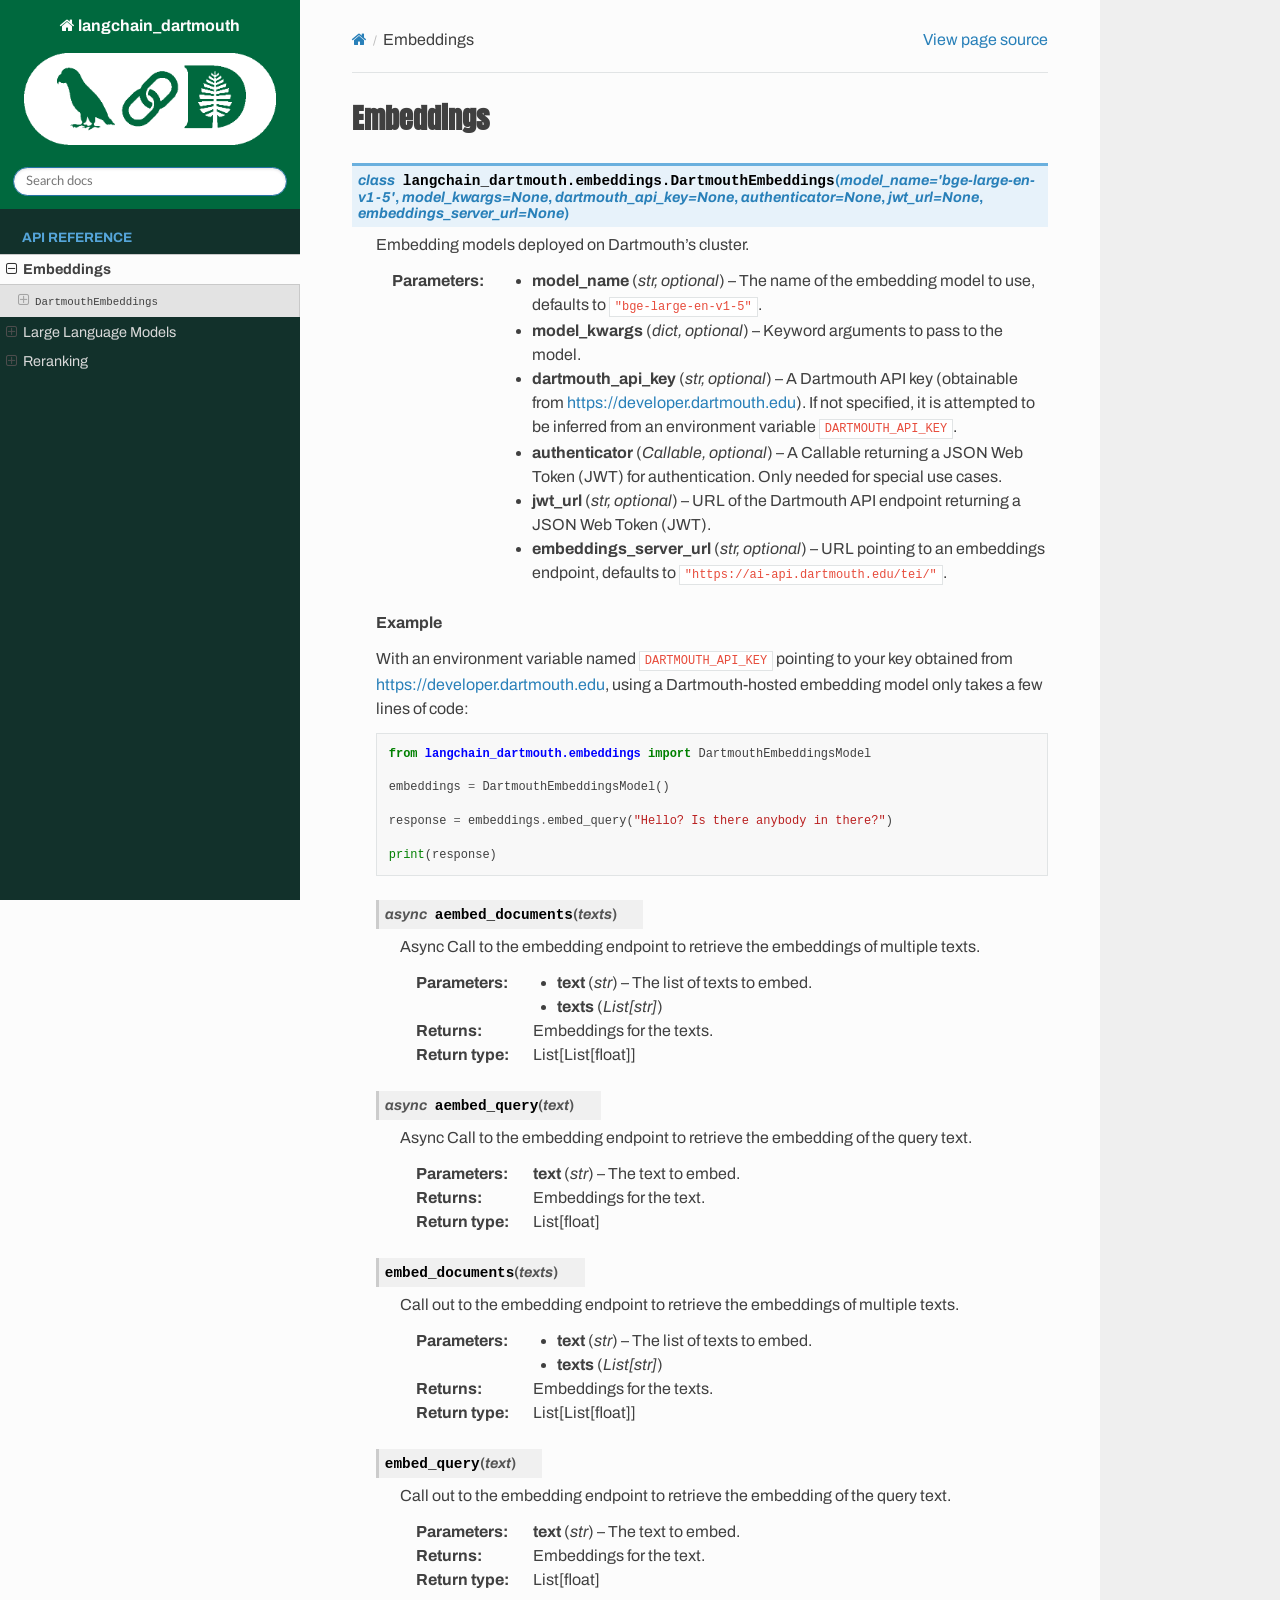
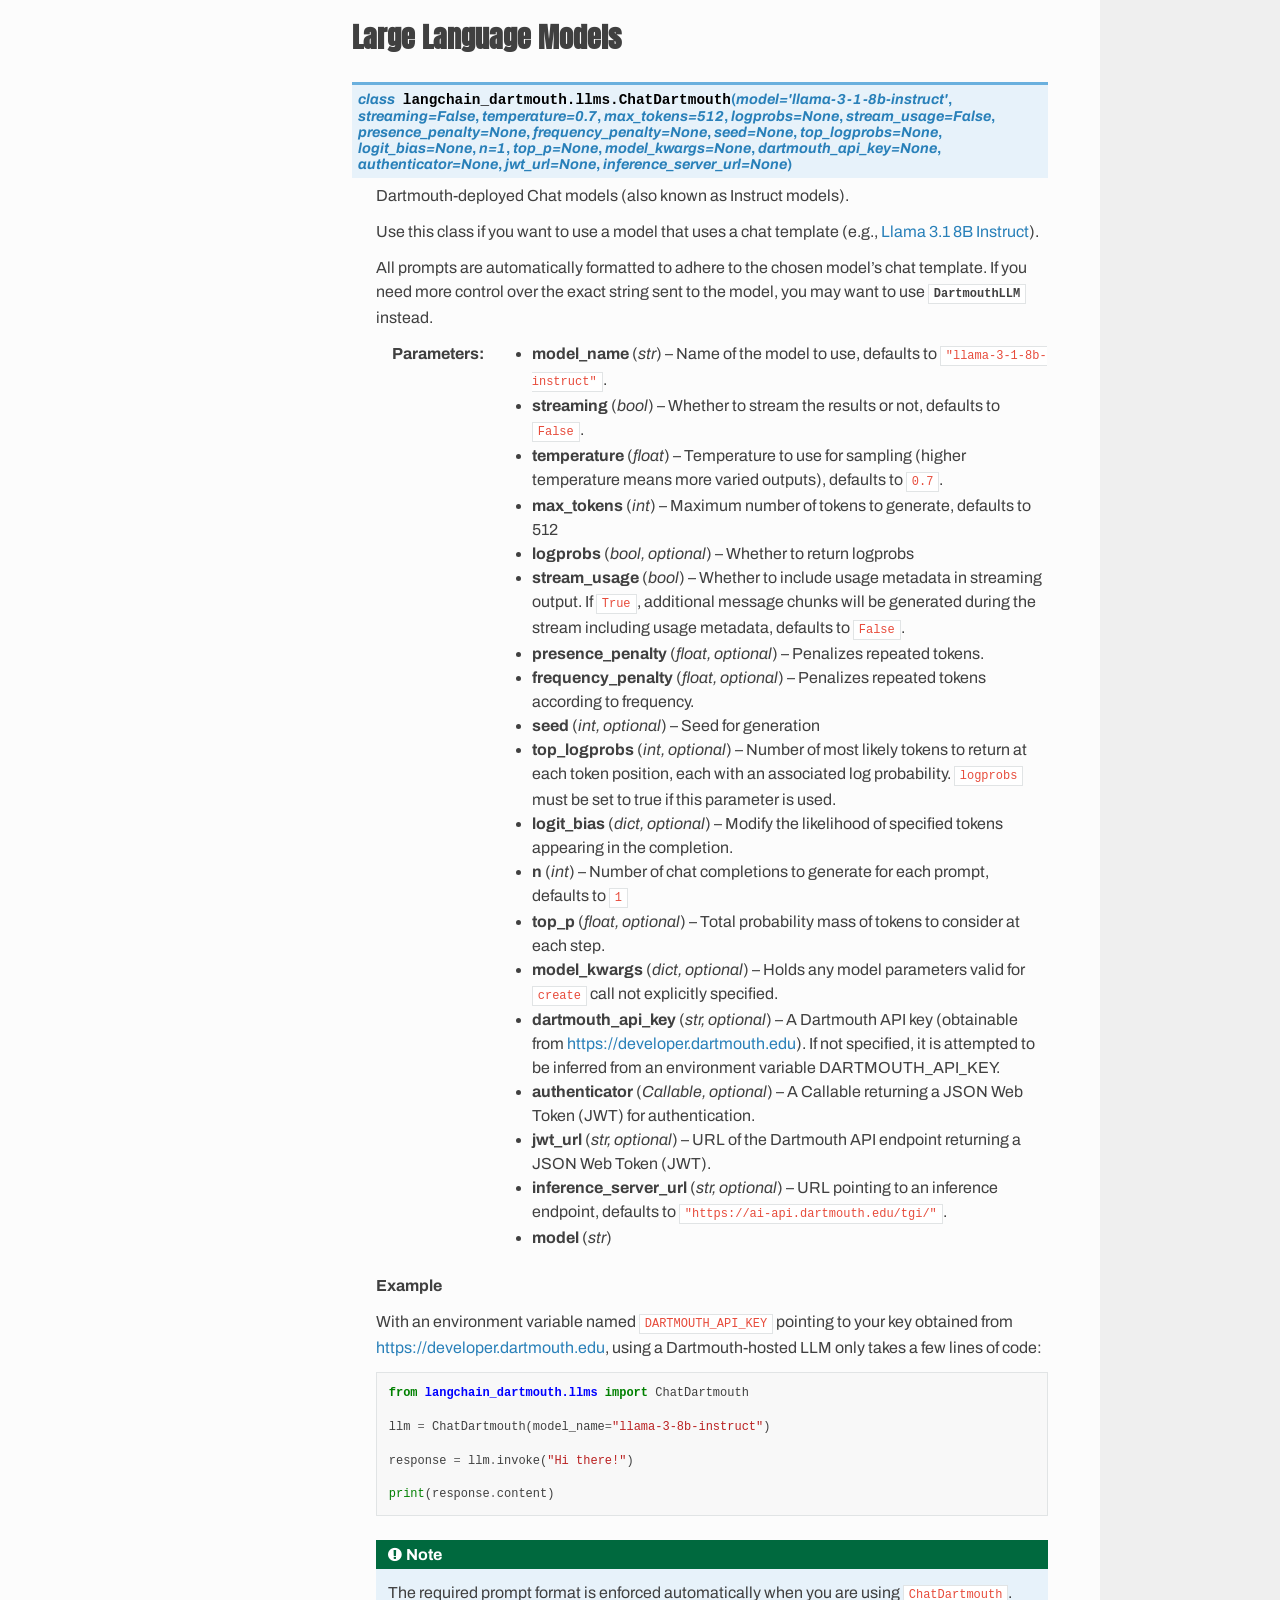
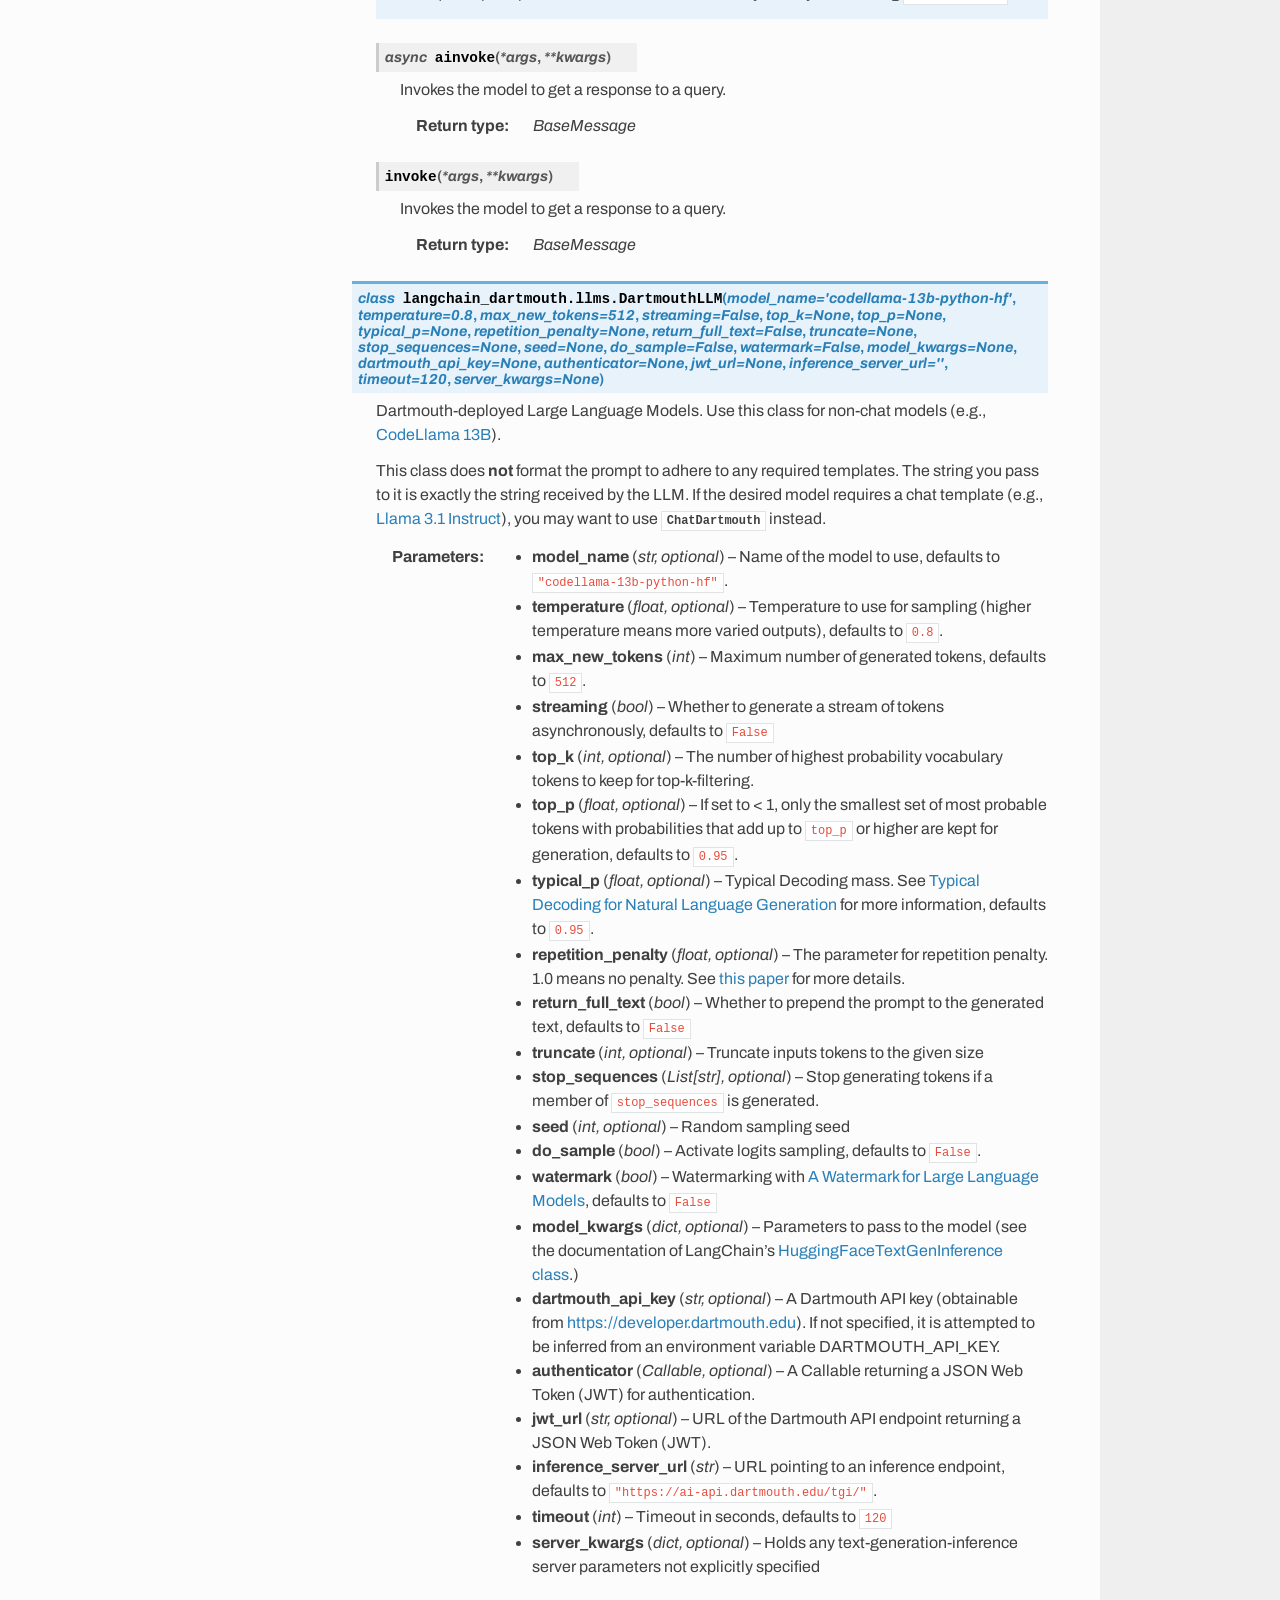
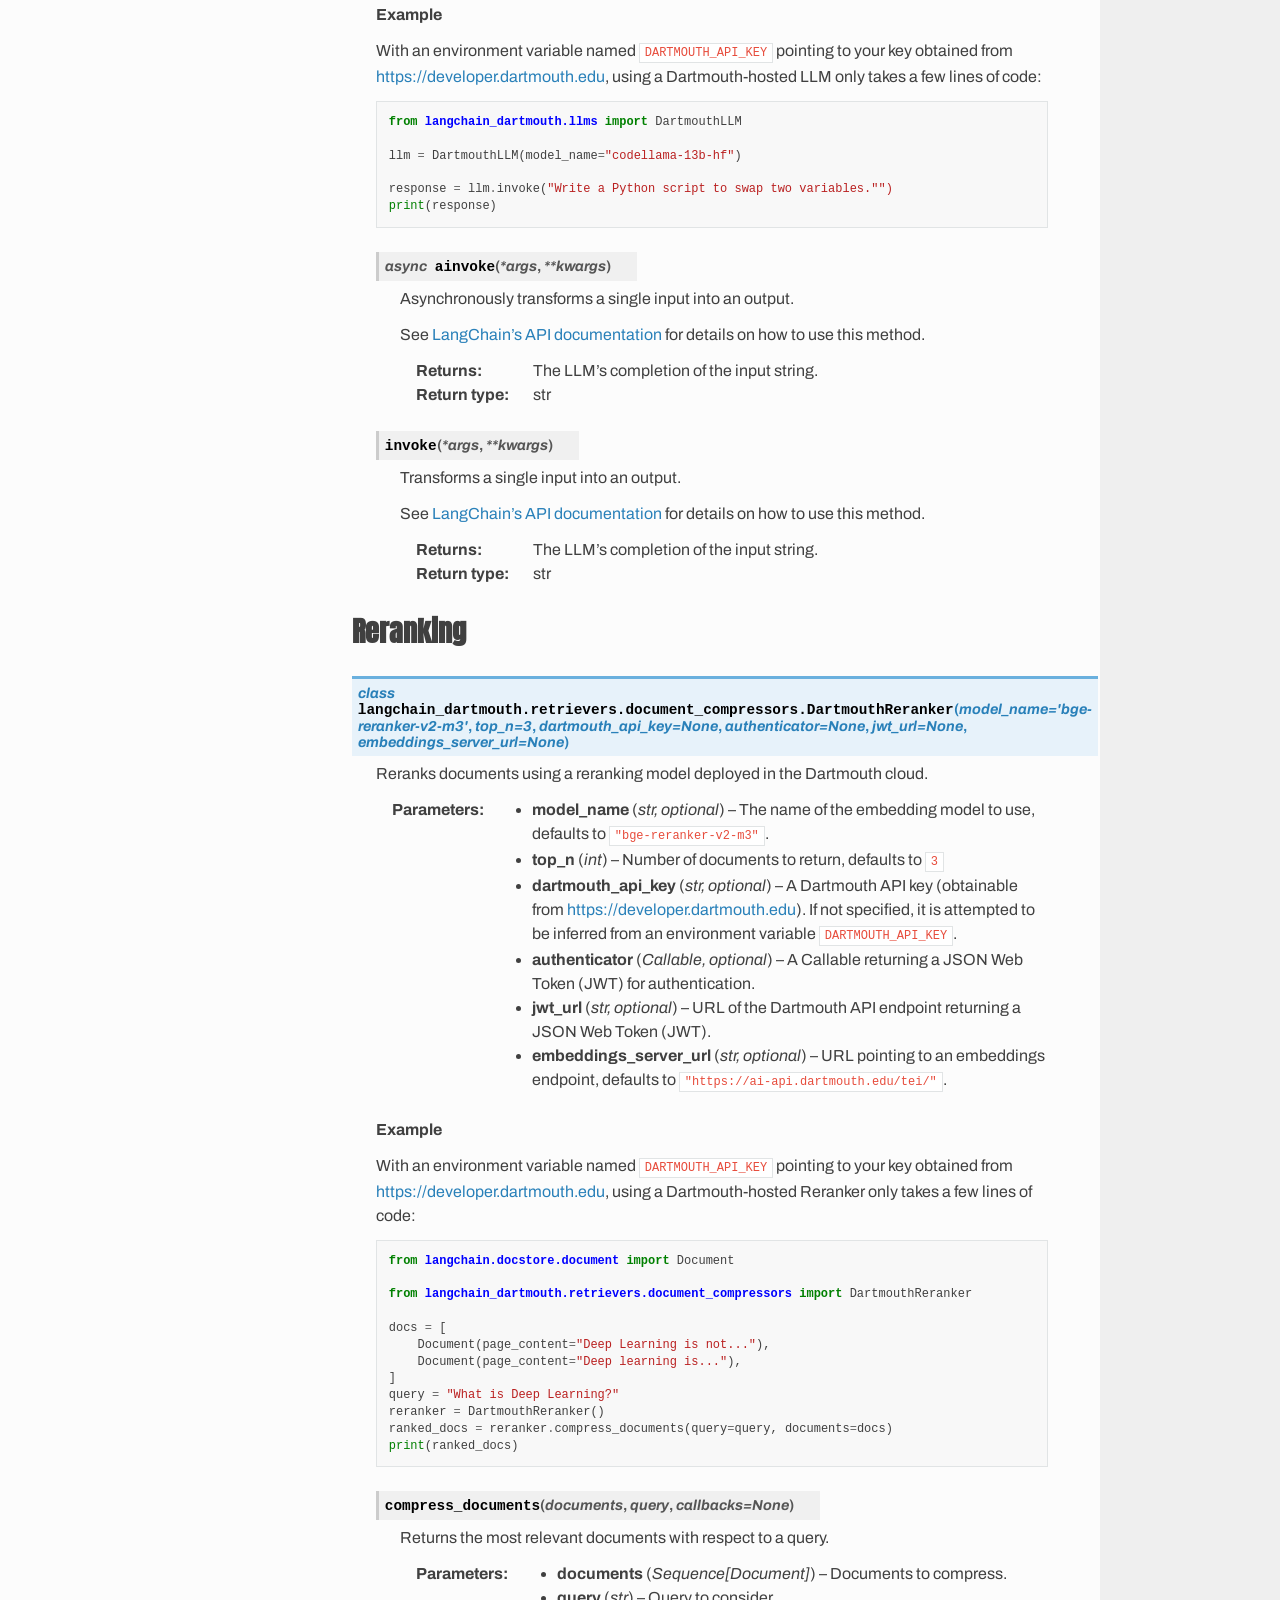
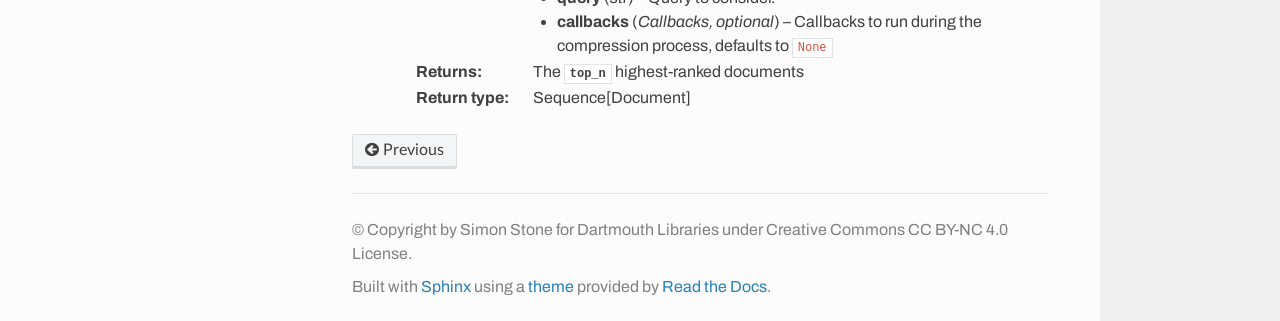
<file: api.html>
<!DOCTYPE html>
<html class="writer-html5" lang="en" data-content_root="./">
<head>
  <meta charset="utf-8" /><meta name="viewport" content="width=device-width, initial-scale=1" />

  <meta name="viewport" content="width=device-width, initial-scale=1.0" />
  <title>Embeddings &mdash; langchain_dartmouth 0.2.8 documentation</title>
      <link rel="stylesheet" type="text/css" href="_static/pygments.css?v=80d5e7a1" />
      <link rel="stylesheet" type="text/css" href="_static/css/theme.css?v=19f00094" />
      <link rel="stylesheet" type="text/css" href="_static/css/custom.css?v=fe6c864c" />

  
    <link rel="shortcut icon" href="_static/dartmouth-libraries-spark.png"/>
  <!--[if lt IE 9]>
    <script src="_static/js/html5shiv.min.js"></script>
  <![endif]-->
  
        <script src="_static/jquery.js?v=5d32c60e"></script>
        <script src="_static/_sphinx_javascript_frameworks_compat.js?v=2cd50e6c"></script>
        <script src="_static/documentation_options.js?v=b01fafc3"></script>
        <script src="_static/doctools.js?v=9a2dae69"></script>
        <script src="_static/sphinx_highlight.js?v=dc90522c"></script>
    <script src="_static/js/theme.js"></script>
    <link rel="index" title="Index" href="genindex.html" />
    <link rel="search" title="Search" href="search.html" />
    <link rel="prev" title="langchain_dartmouth – LangChain components for Dartmouth’s on-premise models" href="index.html" /> 
</head>

<body class="wy-body-for-nav"> 
  <div class="wy-grid-for-nav">
    <nav data-toggle="wy-nav-shift" class="wy-nav-side">
      <div class="wy-side-scroll">
        <div class="wy-side-nav-search" >

          
          
          <a href="index.html" class="icon icon-home">
            langchain_dartmouth
              <img src="_static/langchain_dartmouth-logo-light.png" class="logo" alt="Logo"/>
          </a>
<div role="search">
  <form id="rtd-search-form" class="wy-form" action="search.html" method="get">
    <input type="text" name="q" placeholder="Search docs" aria-label="Search docs" />
    <input type="hidden" name="check_keywords" value="yes" />
    <input type="hidden" name="area" value="default" />
  </form>
</div>
        </div><div class="wy-menu wy-menu-vertical" data-spy="affix" role="navigation" aria-label="Navigation menu">
              <p class="caption" role="heading"><span class="caption-text">API Reference</span></p>
<ul class="current">
<li class="toctree-l1 current"><a class="current reference internal" href="#">Embeddings</a><ul>
<li class="toctree-l2"><a class="reference internal" href="#langchain_dartmouth.embeddings.DartmouthEmbeddings"><code class="docutils literal notranslate"><span class="pre">DartmouthEmbeddings</span></code></a><ul>
<li class="toctree-l3"><a class="reference internal" href="#langchain_dartmouth.embeddings.DartmouthEmbeddings.aembed_documents"><code class="docutils literal notranslate"><span class="pre">DartmouthEmbeddings.aembed_documents()</span></code></a></li>
<li class="toctree-l3"><a class="reference internal" href="#langchain_dartmouth.embeddings.DartmouthEmbeddings.aembed_query"><code class="docutils literal notranslate"><span class="pre">DartmouthEmbeddings.aembed_query()</span></code></a></li>
<li class="toctree-l3"><a class="reference internal" href="#langchain_dartmouth.embeddings.DartmouthEmbeddings.embed_documents"><code class="docutils literal notranslate"><span class="pre">DartmouthEmbeddings.embed_documents()</span></code></a></li>
<li class="toctree-l3"><a class="reference internal" href="#langchain_dartmouth.embeddings.DartmouthEmbeddings.embed_query"><code class="docutils literal notranslate"><span class="pre">DartmouthEmbeddings.embed_query()</span></code></a></li>
</ul>
</li>
</ul>
</li>
<li class="toctree-l1"><a class="reference internal" href="#module-langchain_dartmouth.llms">Large Language Models</a><ul>
<li class="toctree-l2"><a class="reference internal" href="#langchain_dartmouth.llms.ChatDartmouth"><code class="docutils literal notranslate"><span class="pre">ChatDartmouth</span></code></a><ul>
<li class="toctree-l3"><a class="reference internal" href="#langchain_dartmouth.llms.ChatDartmouth.ainvoke"><code class="docutils literal notranslate"><span class="pre">ChatDartmouth.ainvoke()</span></code></a></li>
<li class="toctree-l3"><a class="reference internal" href="#langchain_dartmouth.llms.ChatDartmouth.invoke"><code class="docutils literal notranslate"><span class="pre">ChatDartmouth.invoke()</span></code></a></li>
</ul>
</li>
<li class="toctree-l2"><a class="reference internal" href="#langchain_dartmouth.llms.DartmouthLLM"><code class="docutils literal notranslate"><span class="pre">DartmouthLLM</span></code></a><ul>
<li class="toctree-l3"><a class="reference internal" href="#langchain_dartmouth.llms.DartmouthLLM.ainvoke"><code class="docutils literal notranslate"><span class="pre">DartmouthLLM.ainvoke()</span></code></a></li>
<li class="toctree-l3"><a class="reference internal" href="#langchain_dartmouth.llms.DartmouthLLM.invoke"><code class="docutils literal notranslate"><span class="pre">DartmouthLLM.invoke()</span></code></a></li>
</ul>
</li>
</ul>
</li>
<li class="toctree-l1"><a class="reference internal" href="#module-langchain_dartmouth.retrievers.document_compressors">Reranking</a><ul>
<li class="toctree-l2"><a class="reference internal" href="#langchain_dartmouth.retrievers.document_compressors.DartmouthReranker"><code class="docutils literal notranslate"><span class="pre">DartmouthReranker</span></code></a><ul>
<li class="toctree-l3"><a class="reference internal" href="#langchain_dartmouth.retrievers.document_compressors.DartmouthReranker.compress_documents"><code class="docutils literal notranslate"><span class="pre">DartmouthReranker.compress_documents()</span></code></a></li>
</ul>
</li>
</ul>
</li>
</ul>

        </div>
      </div>
    </nav>

    <section data-toggle="wy-nav-shift" class="wy-nav-content-wrap"><nav class="wy-nav-top" aria-label="Mobile navigation menu" >
          <i data-toggle="wy-nav-top" class="fa fa-bars"></i>
          <a href="index.html">langchain_dartmouth</a>
      </nav>

      <div class="wy-nav-content">
        <div class="rst-content">
          <div role="navigation" aria-label="Page navigation">
  <ul class="wy-breadcrumbs">
      <li><a href="index.html" class="icon icon-home" aria-label="Home"></a></li>
      <li class="breadcrumb-item active">Embeddings</li>
      <li class="wy-breadcrumbs-aside">
            <a href="_sources/api.rst.txt" rel="nofollow"> View page source</a>
      </li>
  </ul>
  <hr/>
</div>
          <div role="main" class="document" itemscope="itemscope" itemtype="http://schema.org/Article">
           <div itemprop="articleBody">
             
  <section id="module-langchain_dartmouth.embeddings">
<span id="embeddings"></span><h1>Embeddings<a class="headerlink" href="#module-langchain_dartmouth.embeddings" title="Link to this heading"></a></h1>
<dl class="py class">
<dt class="sig sig-object py" id="langchain_dartmouth.embeddings.DartmouthEmbeddings">
<em class="property"><span class="pre">class</span><span class="w"> </span></em><span class="sig-prename descclassname"><span class="pre">langchain_dartmouth.embeddings.</span></span><span class="sig-name descname"><span class="pre">DartmouthEmbeddings</span></span><span class="sig-paren">(</span><em class="sig-param"><span class="n"><span class="pre">model_name</span></span><span class="o"><span class="pre">=</span></span><span class="default_value"><span class="pre">'bge-large-en-v1-5'</span></span></em>, <em class="sig-param"><span class="n"><span class="pre">model_kwargs</span></span><span class="o"><span class="pre">=</span></span><span class="default_value"><span class="pre">None</span></span></em>, <em class="sig-param"><span class="n"><span class="pre">dartmouth_api_key</span></span><span class="o"><span class="pre">=</span></span><span class="default_value"><span class="pre">None</span></span></em>, <em class="sig-param"><span class="n"><span class="pre">authenticator</span></span><span class="o"><span class="pre">=</span></span><span class="default_value"><span class="pre">None</span></span></em>, <em class="sig-param"><span class="n"><span class="pre">jwt_url</span></span><span class="o"><span class="pre">=</span></span><span class="default_value"><span class="pre">None</span></span></em>, <em class="sig-param"><span class="n"><span class="pre">embeddings_server_url</span></span><span class="o"><span class="pre">=</span></span><span class="default_value"><span class="pre">None</span></span></em><span class="sig-paren">)</span><a class="headerlink" href="#langchain_dartmouth.embeddings.DartmouthEmbeddings" title="Link to this definition"></a></dt>
<dd><p>Embedding models deployed on Dartmouth’s cluster.</p>
<dl class="field-list simple">
<dt class="field-odd">Parameters<span class="colon">:</span></dt>
<dd class="field-odd"><ul class="simple">
<li><p><strong>model_name</strong> (<em>str</em><em>, </em><em>optional</em>) – The name of the embedding model to use, defaults to <code class="docutils literal notranslate"><span class="pre">&quot;bge-large-en-v1-5&quot;</span></code>.</p></li>
<li><p><strong>model_kwargs</strong> (<em>dict</em><em>, </em><em>optional</em>) – Keyword arguments to pass to the model.</p></li>
<li><p><strong>dartmouth_api_key</strong> (<em>str</em><em>, </em><em>optional</em>) – A Dartmouth API key (obtainable from <a class="reference external" href="https://developer.dartmouth.edu">https://developer.dartmouth.edu</a>). If not specified, it is attempted to be inferred from an environment variable <code class="docutils literal notranslate"><span class="pre">DARTMOUTH_API_KEY</span></code>.</p></li>
<li><p><strong>authenticator</strong> (<em>Callable</em><em>, </em><em>optional</em>) – A Callable returning a JSON Web Token (JWT) for authentication. Only needed for special use cases.</p></li>
<li><p><strong>jwt_url</strong> (<em>str</em><em>, </em><em>optional</em>) – URL of the Dartmouth API endpoint returning a JSON Web Token (JWT).</p></li>
<li><p><strong>embeddings_server_url</strong> (<em>str</em><em>, </em><em>optional</em>) – URL pointing to an embeddings endpoint, defaults to <code class="docutils literal notranslate"><span class="pre">&quot;https://ai-api.dartmouth.edu/tei/&quot;</span></code>.</p></li>
</ul>
</dd>
</dl>
<p class="rubric">Example</p>
<p>With an environment variable named <code class="docutils literal notranslate"><span class="pre">DARTMOUTH_API_KEY</span></code> pointing to your key obtained from <a class="reference external" href="https://developer.dartmouth.edu">https://developer.dartmouth.edu</a>, using a Dartmouth-hosted embedding model only takes a few lines of code:</p>
<div class="highlight-python notranslate"><div class="highlight"><pre><span></span><span class="kn">from</span> <span class="nn">langchain_dartmouth.embeddings</span> <span class="kn">import</span> <span class="n">DartmouthEmbeddingsModel</span>

<span class="n">embeddings</span> <span class="o">=</span> <span class="n">DartmouthEmbeddingsModel</span><span class="p">()</span>

<span class="n">response</span> <span class="o">=</span> <span class="n">embeddings</span><span class="o">.</span><span class="n">embed_query</span><span class="p">(</span><span class="s2">&quot;Hello? Is there anybody in there?&quot;</span><span class="p">)</span>

<span class="nb">print</span><span class="p">(</span><span class="n">response</span><span class="p">)</span>
</pre></div>
</div>
<dl class="py method">
<dt class="sig sig-object py" id="langchain_dartmouth.embeddings.DartmouthEmbeddings.aembed_documents">
<em class="property"><span class="pre">async</span><span class="w"> </span></em><span class="sig-name descname"><span class="pre">aembed_documents</span></span><span class="sig-paren">(</span><em class="sig-param"><span class="n"><span class="pre">texts</span></span></em><span class="sig-paren">)</span><a class="headerlink" href="#langchain_dartmouth.embeddings.DartmouthEmbeddings.aembed_documents" title="Link to this definition"></a></dt>
<dd><p>Async Call to the embedding endpoint to retrieve the embeddings of multiple texts.</p>
<dl class="field-list simple">
<dt class="field-odd">Parameters<span class="colon">:</span></dt>
<dd class="field-odd"><ul class="simple">
<li><p><strong>text</strong> (<em>str</em>) – The list of texts to embed.</p></li>
<li><p><strong>texts</strong> (<em>List</em><em>[</em><em>str</em><em>]</em>)</p></li>
</ul>
</dd>
<dt class="field-even">Returns<span class="colon">:</span></dt>
<dd class="field-even"><p>Embeddings for the texts.</p>
</dd>
<dt class="field-odd">Return type<span class="colon">:</span></dt>
<dd class="field-odd"><p>List[List[float]]</p>
</dd>
</dl>
</dd></dl>

<dl class="py method">
<dt class="sig sig-object py" id="langchain_dartmouth.embeddings.DartmouthEmbeddings.aembed_query">
<em class="property"><span class="pre">async</span><span class="w"> </span></em><span class="sig-name descname"><span class="pre">aembed_query</span></span><span class="sig-paren">(</span><em class="sig-param"><span class="n"><span class="pre">text</span></span></em><span class="sig-paren">)</span><a class="headerlink" href="#langchain_dartmouth.embeddings.DartmouthEmbeddings.aembed_query" title="Link to this definition"></a></dt>
<dd><p>Async Call to the embedding endpoint to retrieve the embedding of the query text.</p>
<dl class="field-list simple">
<dt class="field-odd">Parameters<span class="colon">:</span></dt>
<dd class="field-odd"><p><strong>text</strong> (<em>str</em>) – The text to embed.</p>
</dd>
<dt class="field-even">Returns<span class="colon">:</span></dt>
<dd class="field-even"><p>Embeddings for the text.</p>
</dd>
<dt class="field-odd">Return type<span class="colon">:</span></dt>
<dd class="field-odd"><p>List[float]</p>
</dd>
</dl>
</dd></dl>

<dl class="py method">
<dt class="sig sig-object py" id="langchain_dartmouth.embeddings.DartmouthEmbeddings.embed_documents">
<span class="sig-name descname"><span class="pre">embed_documents</span></span><span class="sig-paren">(</span><em class="sig-param"><span class="n"><span class="pre">texts</span></span></em><span class="sig-paren">)</span><a class="headerlink" href="#langchain_dartmouth.embeddings.DartmouthEmbeddings.embed_documents" title="Link to this definition"></a></dt>
<dd><p>Call out to the embedding endpoint to retrieve the embeddings of multiple texts.</p>
<dl class="field-list simple">
<dt class="field-odd">Parameters<span class="colon">:</span></dt>
<dd class="field-odd"><ul class="simple">
<li><p><strong>text</strong> (<em>str</em>) – The list of texts to embed.</p></li>
<li><p><strong>texts</strong> (<em>List</em><em>[</em><em>str</em><em>]</em>)</p></li>
</ul>
</dd>
<dt class="field-even">Returns<span class="colon">:</span></dt>
<dd class="field-even"><p>Embeddings for the texts.</p>
</dd>
<dt class="field-odd">Return type<span class="colon">:</span></dt>
<dd class="field-odd"><p>List[List[float]]</p>
</dd>
</dl>
</dd></dl>

<dl class="py method">
<dt class="sig sig-object py" id="langchain_dartmouth.embeddings.DartmouthEmbeddings.embed_query">
<span class="sig-name descname"><span class="pre">embed_query</span></span><span class="sig-paren">(</span><em class="sig-param"><span class="n"><span class="pre">text</span></span></em><span class="sig-paren">)</span><a class="headerlink" href="#langchain_dartmouth.embeddings.DartmouthEmbeddings.embed_query" title="Link to this definition"></a></dt>
<dd><p>Call out to the embedding endpoint to retrieve the embedding of the query text.</p>
<dl class="field-list simple">
<dt class="field-odd">Parameters<span class="colon">:</span></dt>
<dd class="field-odd"><p><strong>text</strong> (<em>str</em>) – The text to embed.</p>
</dd>
<dt class="field-even">Returns<span class="colon">:</span></dt>
<dd class="field-even"><p>Embeddings for the text.</p>
</dd>
<dt class="field-odd">Return type<span class="colon">:</span></dt>
<dd class="field-odd"><p>List[float]</p>
</dd>
</dl>
</dd></dl>

</dd></dl>

</section>
<section id="module-langchain_dartmouth.llms">
<span id="large-language-models"></span><h1>Large Language Models<a class="headerlink" href="#module-langchain_dartmouth.llms" title="Link to this heading"></a></h1>
<dl class="py class">
<dt class="sig sig-object py" id="langchain_dartmouth.llms.ChatDartmouth">
<em class="property"><span class="pre">class</span><span class="w"> </span></em><span class="sig-prename descclassname"><span class="pre">langchain_dartmouth.llms.</span></span><span class="sig-name descname"><span class="pre">ChatDartmouth</span></span><span class="sig-paren">(</span><em class="sig-param"><span class="n"><span class="pre">model</span></span><span class="o"><span class="pre">=</span></span><span class="default_value"><span class="pre">'llama-3-1-8b-instruct'</span></span></em>, <em class="sig-param"><span class="n"><span class="pre">streaming</span></span><span class="o"><span class="pre">=</span></span><span class="default_value"><span class="pre">False</span></span></em>, <em class="sig-param"><span class="n"><span class="pre">temperature</span></span><span class="o"><span class="pre">=</span></span><span class="default_value"><span class="pre">0.7</span></span></em>, <em class="sig-param"><span class="n"><span class="pre">max_tokens</span></span><span class="o"><span class="pre">=</span></span><span class="default_value"><span class="pre">512</span></span></em>, <em class="sig-param"><span class="n"><span class="pre">logprobs</span></span><span class="o"><span class="pre">=</span></span><span class="default_value"><span class="pre">None</span></span></em>, <em class="sig-param"><span class="n"><span class="pre">stream_usage</span></span><span class="o"><span class="pre">=</span></span><span class="default_value"><span class="pre">False</span></span></em>, <em class="sig-param"><span class="n"><span class="pre">presence_penalty</span></span><span class="o"><span class="pre">=</span></span><span class="default_value"><span class="pre">None</span></span></em>, <em class="sig-param"><span class="n"><span class="pre">frequency_penalty</span></span><span class="o"><span class="pre">=</span></span><span class="default_value"><span class="pre">None</span></span></em>, <em class="sig-param"><span class="n"><span class="pre">seed</span></span><span class="o"><span class="pre">=</span></span><span class="default_value"><span class="pre">None</span></span></em>, <em class="sig-param"><span class="n"><span class="pre">top_logprobs</span></span><span class="o"><span class="pre">=</span></span><span class="default_value"><span class="pre">None</span></span></em>, <em class="sig-param"><span class="n"><span class="pre">logit_bias</span></span><span class="o"><span class="pre">=</span></span><span class="default_value"><span class="pre">None</span></span></em>, <em class="sig-param"><span class="n"><span class="pre">n</span></span><span class="o"><span class="pre">=</span></span><span class="default_value"><span class="pre">1</span></span></em>, <em class="sig-param"><span class="n"><span class="pre">top_p</span></span><span class="o"><span class="pre">=</span></span><span class="default_value"><span class="pre">None</span></span></em>, <em class="sig-param"><span class="n"><span class="pre">model_kwargs</span></span><span class="o"><span class="pre">=</span></span><span class="default_value"><span class="pre">None</span></span></em>, <em class="sig-param"><span class="n"><span class="pre">dartmouth_api_key</span></span><span class="o"><span class="pre">=</span></span><span class="default_value"><span class="pre">None</span></span></em>, <em class="sig-param"><span class="n"><span class="pre">authenticator</span></span><span class="o"><span class="pre">=</span></span><span class="default_value"><span class="pre">None</span></span></em>, <em class="sig-param"><span class="n"><span class="pre">jwt_url</span></span><span class="o"><span class="pre">=</span></span><span class="default_value"><span class="pre">None</span></span></em>, <em class="sig-param"><span class="n"><span class="pre">inference_server_url</span></span><span class="o"><span class="pre">=</span></span><span class="default_value"><span class="pre">None</span></span></em><span class="sig-paren">)</span><a class="headerlink" href="#langchain_dartmouth.llms.ChatDartmouth" title="Link to this definition"></a></dt>
<dd><p>Dartmouth-deployed Chat models (also known as Instruct models).</p>
<p>Use this class if you want to use a model that uses a chat template
(e.g., <a class="reference external" href="https://huggingface.co/meta-llama/meta-llama-3.1-8b-instruct">Llama 3.1 8B Instruct</a>).</p>
<p>All prompts are automatically formatted to adhere to the chosen model’s
chat template. If you need more control over the exact string sent to the model,
you may want to use <a class="reference internal" href="#langchain_dartmouth.llms.DartmouthLLM" title="langchain_dartmouth.llms.DartmouthLLM"><code class="xref py py-class docutils literal notranslate"><span class="pre">DartmouthLLM</span></code></a> instead.</p>
<dl class="field-list simple">
<dt class="field-odd">Parameters<span class="colon">:</span></dt>
<dd class="field-odd"><ul class="simple">
<li><p><strong>model_name</strong> (<em>str</em>) – Name of the model to use, defaults to <code class="docutils literal notranslate"><span class="pre">&quot;llama-3-1-8b-instruct&quot;</span></code>.</p></li>
<li><p><strong>streaming</strong> (<em>bool</em>) – Whether to stream the results or not, defaults to <code class="docutils literal notranslate"><span class="pre">False</span></code>.</p></li>
<li><p><strong>temperature</strong> (<em>float</em>) – Temperature to use for sampling (higher temperature means more varied outputs), defaults to <code class="docutils literal notranslate"><span class="pre">0.7</span></code>.</p></li>
<li><p><strong>max_tokens</strong> (<em>int</em>) – Maximum number of tokens to generate, defaults to 512</p></li>
<li><p><strong>logprobs</strong> (<em>bool</em><em>, </em><em>optional</em>) – Whether to return logprobs</p></li>
<li><p><strong>stream_usage</strong> (<em>bool</em>) – Whether to include usage metadata in streaming output. If <code class="docutils literal notranslate"><span class="pre">True</span></code>, additional message chunks will be generated during the stream including usage metadata, defaults to <code class="docutils literal notranslate"><span class="pre">False</span></code>.</p></li>
<li><p><strong>presence_penalty</strong> (<em>float</em><em>, </em><em>optional</em>) – Penalizes repeated tokens.</p></li>
<li><p><strong>frequency_penalty</strong> (<em>float</em><em>, </em><em>optional</em>) – Penalizes repeated tokens according to frequency.</p></li>
<li><p><strong>seed</strong> (<em>int</em><em>, </em><em>optional</em>) – Seed for generation</p></li>
<li><p><strong>top_logprobs</strong> (<em>int</em><em>, </em><em>optional</em>) – Number of most likely tokens to return at each token position, each with an associated log probability. <code class="docutils literal notranslate"><span class="pre">logprobs</span></code> must be set to true if this parameter is used.</p></li>
<li><p><strong>logit_bias</strong> (<em>dict</em><em>, </em><em>optional</em>) – Modify the likelihood of specified tokens appearing in the completion.</p></li>
<li><p><strong>n</strong> (<em>int</em>) – Number of chat completions to generate for each prompt, defaults to <code class="docutils literal notranslate"><span class="pre">1</span></code></p></li>
<li><p><strong>top_p</strong> (<em>float</em><em>, </em><em>optional</em>) – Total probability mass of tokens to consider at each step.</p></li>
<li><p><strong>model_kwargs</strong> (<em>dict</em><em>, </em><em>optional</em>) – Holds any model parameters valid for <code class="docutils literal notranslate"><span class="pre">create</span></code> call not explicitly specified.</p></li>
<li><p><strong>dartmouth_api_key</strong> (<em>str</em><em>, </em><em>optional</em>) – A Dartmouth API key (obtainable from <a class="reference external" href="https://developer.dartmouth.edu">https://developer.dartmouth.edu</a>). If not specified, it is attempted to be inferred from an environment variable DARTMOUTH_API_KEY.</p></li>
<li><p><strong>authenticator</strong> (<em>Callable</em><em>, </em><em>optional</em>) – A Callable returning a JSON Web Token (JWT) for authentication.</p></li>
<li><p><strong>jwt_url</strong> (<em>str</em><em>, </em><em>optional</em>) – URL of the Dartmouth API endpoint returning a JSON Web Token (JWT).</p></li>
<li><p><strong>inference_server_url</strong> (<em>str</em><em>, </em><em>optional</em>) – URL pointing to an inference endpoint, defaults to <code class="docutils literal notranslate"><span class="pre">&quot;https://ai-api.dartmouth.edu/tgi/&quot;</span></code>.</p></li>
<li><p><strong>model</strong> (<em>str</em>)</p></li>
</ul>
</dd>
</dl>
<p class="rubric">Example</p>
<p>With an environment variable named <code class="docutils literal notranslate"><span class="pre">DARTMOUTH_API_KEY</span></code> pointing to your key obtained from <a class="reference external" href="https://developer.dartmouth.edu">https://developer.dartmouth.edu</a>, using a Dartmouth-hosted LLM only takes a few lines of code:</p>
<div class="highlight-python notranslate"><div class="highlight"><pre><span></span><span class="kn">from</span> <span class="nn">langchain_dartmouth.llms</span> <span class="kn">import</span> <span class="n">ChatDartmouth</span>

<span class="n">llm</span> <span class="o">=</span> <span class="n">ChatDartmouth</span><span class="p">(</span><span class="n">model_name</span><span class="o">=</span><span class="s2">&quot;llama-3-8b-instruct&quot;</span><span class="p">)</span>

<span class="n">response</span> <span class="o">=</span> <span class="n">llm</span><span class="o">.</span><span class="n">invoke</span><span class="p">(</span><span class="s2">&quot;Hi there!&quot;</span><span class="p">)</span>

<span class="nb">print</span><span class="p">(</span><span class="n">response</span><span class="o">.</span><span class="n">content</span><span class="p">)</span>
</pre></div>
</div>
<div class="admonition note">
<p class="admonition-title">Note</p>
<p>The required prompt format is enforced automatically when you are using <code class="docutils literal notranslate"><span class="pre">ChatDartmouth</span></code>.</p>
</div>
<dl class="py method">
<dt class="sig sig-object py" id="langchain_dartmouth.llms.ChatDartmouth.ainvoke">
<em class="property"><span class="pre">async</span><span class="w"> </span></em><span class="sig-name descname"><span class="pre">ainvoke</span></span><span class="sig-paren">(</span><em class="sig-param"><span class="o"><span class="pre">*</span></span><span class="n"><span class="pre">args</span></span></em>, <em class="sig-param"><span class="o"><span class="pre">**</span></span><span class="n"><span class="pre">kwargs</span></span></em><span class="sig-paren">)</span><a class="headerlink" href="#langchain_dartmouth.llms.ChatDartmouth.ainvoke" title="Link to this definition"></a></dt>
<dd><p>Invokes the model to get a response to a query.</p>
<dl class="field-list simple">
<dt class="field-odd">Return type<span class="colon">:</span></dt>
<dd class="field-odd"><p><em>BaseMessage</em></p>
</dd>
</dl>
</dd></dl>

<dl class="py method">
<dt class="sig sig-object py" id="langchain_dartmouth.llms.ChatDartmouth.invoke">
<span class="sig-name descname"><span class="pre">invoke</span></span><span class="sig-paren">(</span><em class="sig-param"><span class="o"><span class="pre">*</span></span><span class="n"><span class="pre">args</span></span></em>, <em class="sig-param"><span class="o"><span class="pre">**</span></span><span class="n"><span class="pre">kwargs</span></span></em><span class="sig-paren">)</span><a class="headerlink" href="#langchain_dartmouth.llms.ChatDartmouth.invoke" title="Link to this definition"></a></dt>
<dd><p>Invokes the model to get a response to a query.</p>
<dl class="field-list simple">
<dt class="field-odd">Return type<span class="colon">:</span></dt>
<dd class="field-odd"><p><em>BaseMessage</em></p>
</dd>
</dl>
</dd></dl>

</dd></dl>

<dl class="py class">
<dt class="sig sig-object py" id="langchain_dartmouth.llms.DartmouthLLM">
<em class="property"><span class="pre">class</span><span class="w"> </span></em><span class="sig-prename descclassname"><span class="pre">langchain_dartmouth.llms.</span></span><span class="sig-name descname"><span class="pre">DartmouthLLM</span></span><span class="sig-paren">(</span><em class="sig-param"><span class="n"><span class="pre">model_name</span></span><span class="o"><span class="pre">=</span></span><span class="default_value"><span class="pre">'codellama-13b-python-hf'</span></span></em>, <em class="sig-param"><span class="n"><span class="pre">temperature</span></span><span class="o"><span class="pre">=</span></span><span class="default_value"><span class="pre">0.8</span></span></em>, <em class="sig-param"><span class="n"><span class="pre">max_new_tokens</span></span><span class="o"><span class="pre">=</span></span><span class="default_value"><span class="pre">512</span></span></em>, <em class="sig-param"><span class="n"><span class="pre">streaming</span></span><span class="o"><span class="pre">=</span></span><span class="default_value"><span class="pre">False</span></span></em>, <em class="sig-param"><span class="n"><span class="pre">top_k</span></span><span class="o"><span class="pre">=</span></span><span class="default_value"><span class="pre">None</span></span></em>, <em class="sig-param"><span class="n"><span class="pre">top_p</span></span><span class="o"><span class="pre">=</span></span><span class="default_value"><span class="pre">None</span></span></em>, <em class="sig-param"><span class="n"><span class="pre">typical_p</span></span><span class="o"><span class="pre">=</span></span><span class="default_value"><span class="pre">None</span></span></em>, <em class="sig-param"><span class="n"><span class="pre">repetition_penalty</span></span><span class="o"><span class="pre">=</span></span><span class="default_value"><span class="pre">None</span></span></em>, <em class="sig-param"><span class="n"><span class="pre">return_full_text</span></span><span class="o"><span class="pre">=</span></span><span class="default_value"><span class="pre">False</span></span></em>, <em class="sig-param"><span class="n"><span class="pre">truncate</span></span><span class="o"><span class="pre">=</span></span><span class="default_value"><span class="pre">None</span></span></em>, <em class="sig-param"><span class="n"><span class="pre">stop_sequences</span></span><span class="o"><span class="pre">=</span></span><span class="default_value"><span class="pre">None</span></span></em>, <em class="sig-param"><span class="n"><span class="pre">seed</span></span><span class="o"><span class="pre">=</span></span><span class="default_value"><span class="pre">None</span></span></em>, <em class="sig-param"><span class="n"><span class="pre">do_sample</span></span><span class="o"><span class="pre">=</span></span><span class="default_value"><span class="pre">False</span></span></em>, <em class="sig-param"><span class="n"><span class="pre">watermark</span></span><span class="o"><span class="pre">=</span></span><span class="default_value"><span class="pre">False</span></span></em>, <em class="sig-param"><span class="n"><span class="pre">model_kwargs</span></span><span class="o"><span class="pre">=</span></span><span class="default_value"><span class="pre">None</span></span></em>, <em class="sig-param"><span class="n"><span class="pre">dartmouth_api_key</span></span><span class="o"><span class="pre">=</span></span><span class="default_value"><span class="pre">None</span></span></em>, <em class="sig-param"><span class="n"><span class="pre">authenticator</span></span><span class="o"><span class="pre">=</span></span><span class="default_value"><span class="pre">None</span></span></em>, <em class="sig-param"><span class="n"><span class="pre">jwt_url</span></span><span class="o"><span class="pre">=</span></span><span class="default_value"><span class="pre">None</span></span></em>, <em class="sig-param"><span class="n"><span class="pre">inference_server_url</span></span><span class="o"><span class="pre">=</span></span><span class="default_value"><span class="pre">''</span></span></em>, <em class="sig-param"><span class="n"><span class="pre">timeout</span></span><span class="o"><span class="pre">=</span></span><span class="default_value"><span class="pre">120</span></span></em>, <em class="sig-param"><span class="n"><span class="pre">server_kwargs</span></span><span class="o"><span class="pre">=</span></span><span class="default_value"><span class="pre">None</span></span></em><span class="sig-paren">)</span><a class="headerlink" href="#langchain_dartmouth.llms.DartmouthLLM" title="Link to this definition"></a></dt>
<dd><p>Dartmouth-deployed Large Language Models. Use this class for non-chat models
(e.g., <a class="reference external" href="https://huggingface.co/codellama/CodeLlama-13b-Python-hf">CodeLlama 13B</a>).</p>
<p>This class does <strong>not</strong> format the prompt to adhere to any required templates.
The string you pass to it is exactly the string received by the LLM. If the
desired model requires a chat template (e.g.,
<a class="reference external" href="https://llama.meta.com/docs/model-cards-and-prompt-formats/llama3_1/">Llama 3.1 Instruct</a>),
you may want to use <a class="reference internal" href="#langchain_dartmouth.llms.ChatDartmouth" title="langchain_dartmouth.llms.ChatDartmouth"><code class="xref py py-class docutils literal notranslate"><span class="pre">ChatDartmouth</span></code></a> instead.</p>
<dl class="field-list simple">
<dt class="field-odd">Parameters<span class="colon">:</span></dt>
<dd class="field-odd"><ul class="simple">
<li><p><strong>model_name</strong> (<em>str</em><em>, </em><em>optional</em>) – Name of the model to use, defaults to <code class="docutils literal notranslate"><span class="pre">&quot;codellama-13b-python-hf&quot;</span></code>.</p></li>
<li><p><strong>temperature</strong> (<em>float</em><em>, </em><em>optional</em>) – Temperature to use for sampling (higher temperature means more varied outputs), defaults to <code class="docutils literal notranslate"><span class="pre">0.8</span></code>.</p></li>
<li><p><strong>max_new_tokens</strong> (<em>int</em>) – Maximum number of generated tokens, defaults to <code class="docutils literal notranslate"><span class="pre">512</span></code>.</p></li>
<li><p><strong>streaming</strong> (<em>bool</em>) – Whether to generate a stream of tokens asynchronously, defaults to <code class="docutils literal notranslate"><span class="pre">False</span></code></p></li>
<li><p><strong>top_k</strong> (<em>int</em><em>, </em><em>optional</em>) – The number of highest probability vocabulary tokens to keep for top-k-filtering.</p></li>
<li><p><strong>top_p</strong> (<em>float</em><em>, </em><em>optional</em>) – If set to &lt; 1, only the smallest set of most probable tokens with probabilities that add up to <code class="docutils literal notranslate"><span class="pre">top_p</span></code> or higher are kept for generation, defaults to <code class="docutils literal notranslate"><span class="pre">0.95</span></code>.</p></li>
<li><p><strong>typical_p</strong> (<em>float</em><em>, </em><em>optional</em>) – Typical Decoding mass. See <a class="reference external" href="https://arxiv.org/abs/2202.00666">Typical Decoding for Natural Language Generation</a> for more information, defaults to <code class="docutils literal notranslate"><span class="pre">0.95</span></code>.</p></li>
<li><p><strong>repetition_penalty</strong> (<em>float</em><em>, </em><em>optional</em>) – The parameter for repetition penalty. 1.0 means no penalty. See <a class="reference external" href="https://arxiv.org/pdf/1909.05858.pdf">this paper</a> for more details.</p></li>
<li><p><strong>return_full_text</strong> (<em>bool</em>) – Whether to prepend the prompt to the generated text, defaults to <code class="docutils literal notranslate"><span class="pre">False</span></code></p></li>
<li><p><strong>truncate</strong> (<em>int</em><em>, </em><em>optional</em>) – Truncate inputs tokens to the given size</p></li>
<li><p><strong>stop_sequences</strong> (<em>List</em><em>[</em><em>str</em><em>]</em><em>, </em><em>optional</em>) – Stop generating tokens if a member of <code class="docutils literal notranslate"><span class="pre">stop_sequences</span></code> is generated.</p></li>
<li><p><strong>seed</strong> (<em>int</em><em>, </em><em>optional</em>) – Random sampling seed</p></li>
<li><p><strong>do_sample</strong> (<em>bool</em>) – Activate logits sampling, defaults to <code class="docutils literal notranslate"><span class="pre">False</span></code>.</p></li>
<li><p><strong>watermark</strong> (<em>bool</em>) – Watermarking with <a class="reference external" href="https://arxiv.org/abs/2301.10226">A Watermark for Large Language Models</a>, defaults to <code class="docutils literal notranslate"><span class="pre">False</span></code></p></li>
<li><p><strong>model_kwargs</strong> (<em>dict</em><em>, </em><em>optional</em>) – Parameters to pass to the model (see the documentation of LangChain’s <a class="reference external" href="https://api.python.langchain.com/en/latest/llms/langchain_community.llms.huggingface_text_gen_inference.HuggingFaceTextGenInference.html">HuggingFaceTextGenInference class</a>.)</p></li>
<li><p><strong>dartmouth_api_key</strong> (<em>str</em><em>, </em><em>optional</em>) – A Dartmouth API key (obtainable from <a class="reference external" href="https://developer.dartmouth.edu">https://developer.dartmouth.edu</a>). If not specified, it is attempted to be inferred from an environment variable DARTMOUTH_API_KEY.</p></li>
<li><p><strong>authenticator</strong> (<em>Callable</em><em>, </em><em>optional</em>) – A Callable returning a JSON Web Token (JWT) for authentication.</p></li>
<li><p><strong>jwt_url</strong> (<em>str</em><em>, </em><em>optional</em>) – URL of the Dartmouth API endpoint returning a JSON Web Token (JWT).</p></li>
<li><p><strong>inference_server_url</strong> (<em>str</em>) – URL pointing to an inference endpoint, defaults to <code class="docutils literal notranslate"><span class="pre">&quot;https://ai-api.dartmouth.edu/tgi/&quot;</span></code>.</p></li>
<li><p><strong>timeout</strong> (<em>int</em>) – Timeout in seconds, defaults to <code class="docutils literal notranslate"><span class="pre">120</span></code></p></li>
<li><p><strong>server_kwargs</strong> (<em>dict</em><em>, </em><em>optional</em>) – Holds any text-generation-inference server parameters not explicitly specified</p></li>
</ul>
</dd>
</dl>
<p class="rubric">Example</p>
<p>With an environment variable named <code class="docutils literal notranslate"><span class="pre">DARTMOUTH_API_KEY</span></code> pointing to your key obtained from <a class="reference external" href="https://developer.dartmouth.edu">https://developer.dartmouth.edu</a>, using a Dartmouth-hosted LLM only takes a few lines of code:</p>
<div class="highlight-python notranslate"><div class="highlight"><pre><span></span><span class="kn">from</span> <span class="nn">langchain_dartmouth.llms</span> <span class="kn">import</span> <span class="n">DartmouthLLM</span>

<span class="n">llm</span> <span class="o">=</span> <span class="n">DartmouthLLM</span><span class="p">(</span><span class="n">model_name</span><span class="o">=</span><span class="s2">&quot;codellama-13b-hf&quot;</span><span class="p">)</span>

<span class="n">response</span> <span class="o">=</span> <span class="n">llm</span><span class="o">.</span><span class="n">invoke</span><span class="p">(</span><span class="s2">&quot;Write a Python script to swap two variables.&quot;&quot;)</span>
<span class="nb">print</span><span class="p">(</span><span class="n">response</span><span class="p">)</span>
</pre></div>
</div>
<dl class="py method">
<dt class="sig sig-object py" id="langchain_dartmouth.llms.DartmouthLLM.ainvoke">
<em class="property"><span class="pre">async</span><span class="w"> </span></em><span class="sig-name descname"><span class="pre">ainvoke</span></span><span class="sig-paren">(</span><em class="sig-param"><span class="o"><span class="pre">*</span></span><span class="n"><span class="pre">args</span></span></em>, <em class="sig-param"><span class="o"><span class="pre">**</span></span><span class="n"><span class="pre">kwargs</span></span></em><span class="sig-paren">)</span><a class="headerlink" href="#langchain_dartmouth.llms.DartmouthLLM.ainvoke" title="Link to this definition"></a></dt>
<dd><p>Asynchronously transforms a single input into an output.</p>
<p>See <a class="reference external" href="https://python.langchain.com/v0.1/docs/expression_language/interface/">LangChain’s API documentation</a> for details on how to use this method.</p>
<dl class="field-list simple">
<dt class="field-odd">Returns<span class="colon">:</span></dt>
<dd class="field-odd"><p>The LLM’s completion of the input string.</p>
</dd>
<dt class="field-even">Return type<span class="colon">:</span></dt>
<dd class="field-even"><p>str</p>
</dd>
</dl>
</dd></dl>

<dl class="py method">
<dt class="sig sig-object py" id="langchain_dartmouth.llms.DartmouthLLM.invoke">
<span class="sig-name descname"><span class="pre">invoke</span></span><span class="sig-paren">(</span><em class="sig-param"><span class="o"><span class="pre">*</span></span><span class="n"><span class="pre">args</span></span></em>, <em class="sig-param"><span class="o"><span class="pre">**</span></span><span class="n"><span class="pre">kwargs</span></span></em><span class="sig-paren">)</span><a class="headerlink" href="#langchain_dartmouth.llms.DartmouthLLM.invoke" title="Link to this definition"></a></dt>
<dd><p>Transforms a single input into an output.</p>
<p>See <a class="reference external" href="https://python.langchain.com/v0.1/docs/expression_language/interface/">LangChain’s API documentation</a> for details on how to use this method.</p>
<dl class="field-list simple">
<dt class="field-odd">Returns<span class="colon">:</span></dt>
<dd class="field-odd"><p>The LLM’s completion of the input string.</p>
</dd>
<dt class="field-even">Return type<span class="colon">:</span></dt>
<dd class="field-even"><p>str</p>
</dd>
</dl>
</dd></dl>

</dd></dl>

</section>
<section id="module-langchain_dartmouth.retrievers.document_compressors">
<span id="reranking"></span><h1>Reranking<a class="headerlink" href="#module-langchain_dartmouth.retrievers.document_compressors" title="Link to this heading"></a></h1>
<dl class="py class">
<dt class="sig sig-object py" id="langchain_dartmouth.retrievers.document_compressors.DartmouthReranker">
<em class="property"><span class="pre">class</span><span class="w"> </span></em><span class="sig-prename descclassname"><span class="pre">langchain_dartmouth.retrievers.document_compressors.</span></span><span class="sig-name descname"><span class="pre">DartmouthReranker</span></span><span class="sig-paren">(</span><em class="sig-param"><span class="n"><span class="pre">model_name</span></span><span class="o"><span class="pre">=</span></span><span class="default_value"><span class="pre">'bge-reranker-v2-m3'</span></span></em>, <em class="sig-param"><span class="n"><span class="pre">top_n</span></span><span class="o"><span class="pre">=</span></span><span class="default_value"><span class="pre">3</span></span></em>, <em class="sig-param"><span class="n"><span class="pre">dartmouth_api_key</span></span><span class="o"><span class="pre">=</span></span><span class="default_value"><span class="pre">None</span></span></em>, <em class="sig-param"><span class="n"><span class="pre">authenticator</span></span><span class="o"><span class="pre">=</span></span><span class="default_value"><span class="pre">None</span></span></em>, <em class="sig-param"><span class="n"><span class="pre">jwt_url</span></span><span class="o"><span class="pre">=</span></span><span class="default_value"><span class="pre">None</span></span></em>, <em class="sig-param"><span class="n"><span class="pre">embeddings_server_url</span></span><span class="o"><span class="pre">=</span></span><span class="default_value"><span class="pre">None</span></span></em><span class="sig-paren">)</span><a class="headerlink" href="#langchain_dartmouth.retrievers.document_compressors.DartmouthReranker" title="Link to this definition"></a></dt>
<dd><p>Reranks documents using a reranking model deployed in the Dartmouth cloud.</p>
<dl class="field-list simple">
<dt class="field-odd">Parameters<span class="colon">:</span></dt>
<dd class="field-odd"><ul class="simple">
<li><p><strong>model_name</strong> (<em>str</em><em>, </em><em>optional</em>) – The name of the embedding model to use, defaults to <code class="docutils literal notranslate"><span class="pre">&quot;bge-reranker-v2-m3&quot;</span></code>.</p></li>
<li><p><strong>top_n</strong> (<em>int</em>) – Number of documents to return, defaults to <code class="docutils literal notranslate"><span class="pre">3</span></code></p></li>
<li><p><strong>dartmouth_api_key</strong> (<em>str</em><em>, </em><em>optional</em>) – A Dartmouth API key (obtainable from <a class="reference external" href="https://developer.dartmouth.edu">https://developer.dartmouth.edu</a>). If not specified, it is attempted to be inferred from an environment variable <code class="docutils literal notranslate"><span class="pre">DARTMOUTH_API_KEY</span></code>.</p></li>
<li><p><strong>authenticator</strong> (<em>Callable</em><em>, </em><em>optional</em>) – A Callable returning a JSON Web Token (JWT) for authentication.</p></li>
<li><p><strong>jwt_url</strong> (<em>str</em><em>, </em><em>optional</em>) – URL of the Dartmouth API endpoint returning a JSON Web Token (JWT).</p></li>
<li><p><strong>embeddings_server_url</strong> (<em>str</em><em>, </em><em>optional</em>) – URL pointing to an embeddings endpoint, defaults to <code class="docutils literal notranslate"><span class="pre">&quot;https://ai-api.dartmouth.edu/tei/&quot;</span></code>.</p></li>
</ul>
</dd>
</dl>
<p class="rubric">Example</p>
<p>With an environment variable named <code class="docutils literal notranslate"><span class="pre">DARTMOUTH_API_KEY</span></code> pointing to your key obtained from <a class="reference external" href="https://developer.dartmouth.edu">https://developer.dartmouth.edu</a>, using a Dartmouth-hosted Reranker only takes a few lines of code:</p>
<div class="highlight-python notranslate"><div class="highlight"><pre><span></span><span class="kn">from</span> <span class="nn">langchain.docstore.document</span> <span class="kn">import</span> <span class="n">Document</span>

<span class="kn">from</span> <span class="nn">langchain_dartmouth.retrievers.document_compressors</span> <span class="kn">import</span> <span class="n">DartmouthReranker</span>

<span class="n">docs</span> <span class="o">=</span> <span class="p">[</span>
    <span class="n">Document</span><span class="p">(</span><span class="n">page_content</span><span class="o">=</span><span class="s2">&quot;Deep Learning is not...&quot;</span><span class="p">),</span>
    <span class="n">Document</span><span class="p">(</span><span class="n">page_content</span><span class="o">=</span><span class="s2">&quot;Deep learning is...&quot;</span><span class="p">),</span>
<span class="p">]</span>
<span class="n">query</span> <span class="o">=</span> <span class="s2">&quot;What is Deep Learning?&quot;</span>
<span class="n">reranker</span> <span class="o">=</span> <span class="n">DartmouthReranker</span><span class="p">()</span>
<span class="n">ranked_docs</span> <span class="o">=</span> <span class="n">reranker</span><span class="o">.</span><span class="n">compress_documents</span><span class="p">(</span><span class="n">query</span><span class="o">=</span><span class="n">query</span><span class="p">,</span> <span class="n">documents</span><span class="o">=</span><span class="n">docs</span><span class="p">)</span>
<span class="nb">print</span><span class="p">(</span><span class="n">ranked_docs</span><span class="p">)</span>
</pre></div>
</div>
<dl class="py method">
<dt class="sig sig-object py" id="langchain_dartmouth.retrievers.document_compressors.DartmouthReranker.compress_documents">
<span class="sig-name descname"><span class="pre">compress_documents</span></span><span class="sig-paren">(</span><em class="sig-param"><span class="n"><span class="pre">documents</span></span></em>, <em class="sig-param"><span class="n"><span class="pre">query</span></span></em>, <em class="sig-param"><span class="n"><span class="pre">callbacks</span></span><span class="o"><span class="pre">=</span></span><span class="default_value"><span class="pre">None</span></span></em><span class="sig-paren">)</span><a class="headerlink" href="#langchain_dartmouth.retrievers.document_compressors.DartmouthReranker.compress_documents" title="Link to this definition"></a></dt>
<dd><p>Returns the most relevant documents with respect to a query.</p>
<dl class="field-list simple">
<dt class="field-odd">Parameters<span class="colon">:</span></dt>
<dd class="field-odd"><ul class="simple">
<li><p><strong>documents</strong> (<em>Sequence</em><em>[</em><em>Document</em><em>]</em>) – Documents to compress.</p></li>
<li><p><strong>query</strong> (<em>str</em>) – Query to consider.</p></li>
<li><p><strong>callbacks</strong> (<em>Callbacks</em><em>, </em><em>optional</em>) – Callbacks to run during the compression process, defaults to <code class="docutils literal notranslate"><span class="pre">None</span></code></p></li>
</ul>
</dd>
<dt class="field-even">Returns<span class="colon">:</span></dt>
<dd class="field-even"><p>The <code class="xref py py-attr docutils literal notranslate"><span class="pre">top_n</span></code> highest-ranked documents</p>
</dd>
<dt class="field-odd">Return type<span class="colon">:</span></dt>
<dd class="field-odd"><p>Sequence[Document]</p>
</dd>
</dl>
</dd></dl>

</dd></dl>

</section>


           </div>
          </div>
          <footer><div class="rst-footer-buttons" role="navigation" aria-label="Footer">
        <a href="index.html" class="btn btn-neutral float-left" title="langchain_dartmouth – LangChain components for Dartmouth’s on-premise models" accesskey="p" rel="prev"><span class="fa fa-arrow-circle-left" aria-hidden="true"></span> Previous</a>
    </div>

  <hr/>

  <div role="contentinfo">
    <p>&#169; Copyright by Simon Stone for Dartmouth Libraries under Creative Commons CC BY-NC 4.0 License.</p>
  </div>

  Built with <a href="https://www.sphinx-doc.org/">Sphinx</a> using a
    <a href="https://github.com/readthedocs/sphinx_rtd_theme">theme</a>
    provided by <a href="https://readthedocs.org">Read the Docs</a>.
   

</footer>
        </div>
      </div>
    </section>
  </div>
  <script>
      jQuery(function () {
          SphinxRtdTheme.Navigation.enable(true);
      });
  </script> 

</body>
</html>
</file>
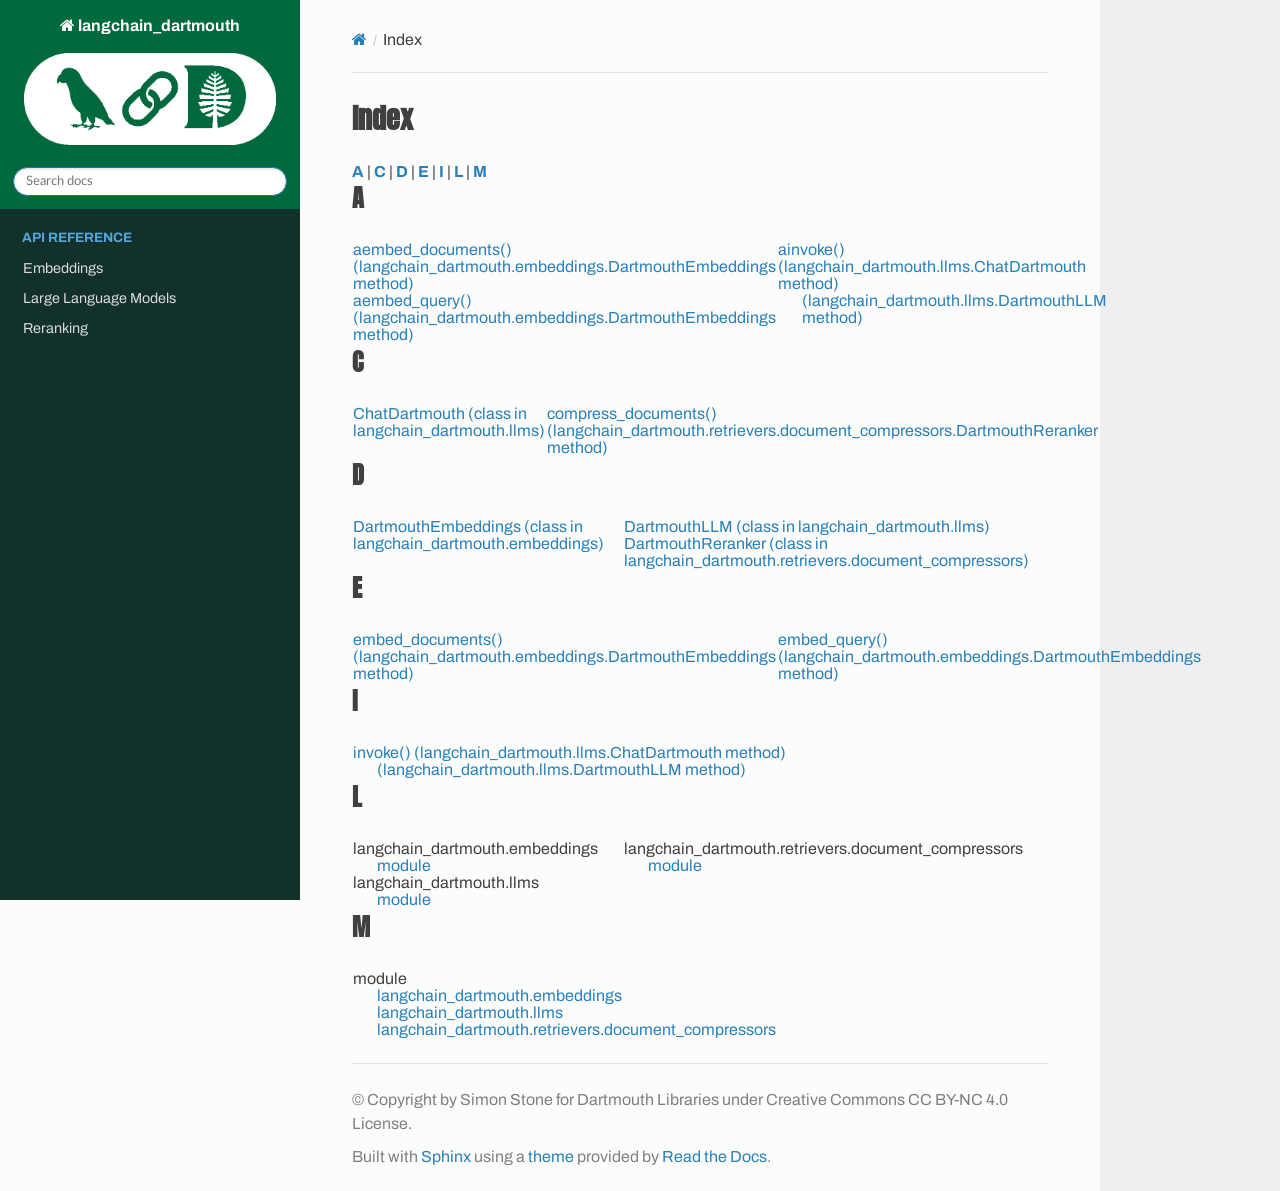
<file: genindex.html>
<!DOCTYPE html>
<html class="writer-html5" lang="en" data-content_root="./">
<head>
  <meta charset="utf-8" />
  <meta name="viewport" content="width=device-width, initial-scale=1.0" />
  <title>Index &mdash; langchain_dartmouth 0.2.8 documentation</title>
      <link rel="stylesheet" type="text/css" href="_static/pygments.css?v=80d5e7a1" />
      <link rel="stylesheet" type="text/css" href="_static/css/theme.css?v=19f00094" />
      <link rel="stylesheet" type="text/css" href="_static/css/custom.css?v=fe6c864c" />

  
    <link rel="shortcut icon" href="_static/dartmouth-libraries-spark.png"/>
  <!--[if lt IE 9]>
    <script src="_static/js/html5shiv.min.js"></script>
  <![endif]-->
  
        <script src="_static/jquery.js?v=5d32c60e"></script>
        <script src="_static/_sphinx_javascript_frameworks_compat.js?v=2cd50e6c"></script>
        <script src="_static/documentation_options.js?v=b01fafc3"></script>
        <script src="_static/doctools.js?v=9a2dae69"></script>
        <script src="_static/sphinx_highlight.js?v=dc90522c"></script>
    <script src="_static/js/theme.js"></script>
    <link rel="index" title="Index" href="#" />
    <link rel="search" title="Search" href="search.html" /> 
</head>

<body class="wy-body-for-nav"> 
  <div class="wy-grid-for-nav">
    <nav data-toggle="wy-nav-shift" class="wy-nav-side">
      <div class="wy-side-scroll">
        <div class="wy-side-nav-search" >

          
          
          <a href="index.html" class="icon icon-home">
            langchain_dartmouth
              <img src="_static/langchain_dartmouth-logo-light.png" class="logo" alt="Logo"/>
          </a>
<div role="search">
  <form id="rtd-search-form" class="wy-form" action="search.html" method="get">
    <input type="text" name="q" placeholder="Search docs" aria-label="Search docs" />
    <input type="hidden" name="check_keywords" value="yes" />
    <input type="hidden" name="area" value="default" />
  </form>
</div>
        </div><div class="wy-menu wy-menu-vertical" data-spy="affix" role="navigation" aria-label="Navigation menu">
              <p class="caption" role="heading"><span class="caption-text">API Reference</span></p>
<ul>
<li class="toctree-l1"><a class="reference internal" href="api.html">Embeddings</a></li>
<li class="toctree-l1"><a class="reference internal" href="api.html#module-langchain_dartmouth.llms">Large Language Models</a></li>
<li class="toctree-l1"><a class="reference internal" href="api.html#module-langchain_dartmouth.retrievers.document_compressors">Reranking</a></li>
</ul>

        </div>
      </div>
    </nav>

    <section data-toggle="wy-nav-shift" class="wy-nav-content-wrap"><nav class="wy-nav-top" aria-label="Mobile navigation menu" >
          <i data-toggle="wy-nav-top" class="fa fa-bars"></i>
          <a href="index.html">langchain_dartmouth</a>
      </nav>

      <div class="wy-nav-content">
        <div class="rst-content">
          <div role="navigation" aria-label="Page navigation">
  <ul class="wy-breadcrumbs">
      <li><a href="index.html" class="icon icon-home" aria-label="Home"></a></li>
      <li class="breadcrumb-item active">Index</li>
      <li class="wy-breadcrumbs-aside">
      </li>
  </ul>
  <hr/>
</div>
          <div role="main" class="document" itemscope="itemscope" itemtype="http://schema.org/Article">
           <div itemprop="articleBody">
             

<h1 id="index">Index</h1>

<div class="genindex-jumpbox">
 <a href="#A"><strong>A</strong></a>
 | <a href="#C"><strong>C</strong></a>
 | <a href="#D"><strong>D</strong></a>
 | <a href="#E"><strong>E</strong></a>
 | <a href="#I"><strong>I</strong></a>
 | <a href="#L"><strong>L</strong></a>
 | <a href="#M"><strong>M</strong></a>
 
</div>
<h2 id="A">A</h2>
<table style="width: 100%" class="indextable genindextable"><tr>
  <td style="width: 33%; vertical-align: top;"><ul>
      <li><a href="api.html#langchain_dartmouth.embeddings.DartmouthEmbeddings.aembed_documents">aembed_documents() (langchain_dartmouth.embeddings.DartmouthEmbeddings method)</a>
</li>
      <li><a href="api.html#langchain_dartmouth.embeddings.DartmouthEmbeddings.aembed_query">aembed_query() (langchain_dartmouth.embeddings.DartmouthEmbeddings method)</a>
</li>
  </ul></td>
  <td style="width: 33%; vertical-align: top;"><ul>
      <li><a href="api.html#langchain_dartmouth.llms.ChatDartmouth.ainvoke">ainvoke() (langchain_dartmouth.llms.ChatDartmouth method)</a>

      <ul>
        <li><a href="api.html#langchain_dartmouth.llms.DartmouthLLM.ainvoke">(langchain_dartmouth.llms.DartmouthLLM method)</a>
</li>
      </ul></li>
  </ul></td>
</tr></table>

<h2 id="C">C</h2>
<table style="width: 100%" class="indextable genindextable"><tr>
  <td style="width: 33%; vertical-align: top;"><ul>
      <li><a href="api.html#langchain_dartmouth.llms.ChatDartmouth">ChatDartmouth (class in langchain_dartmouth.llms)</a>
</li>
  </ul></td>
  <td style="width: 33%; vertical-align: top;"><ul>
      <li><a href="api.html#langchain_dartmouth.retrievers.document_compressors.DartmouthReranker.compress_documents">compress_documents() (langchain_dartmouth.retrievers.document_compressors.DartmouthReranker method)</a>
</li>
  </ul></td>
</tr></table>

<h2 id="D">D</h2>
<table style="width: 100%" class="indextable genindextable"><tr>
  <td style="width: 33%; vertical-align: top;"><ul>
      <li><a href="api.html#langchain_dartmouth.embeddings.DartmouthEmbeddings">DartmouthEmbeddings (class in langchain_dartmouth.embeddings)</a>
</li>
  </ul></td>
  <td style="width: 33%; vertical-align: top;"><ul>
      <li><a href="api.html#langchain_dartmouth.llms.DartmouthLLM">DartmouthLLM (class in langchain_dartmouth.llms)</a>
</li>
      <li><a href="api.html#langchain_dartmouth.retrievers.document_compressors.DartmouthReranker">DartmouthReranker (class in langchain_dartmouth.retrievers.document_compressors)</a>
</li>
  </ul></td>
</tr></table>

<h2 id="E">E</h2>
<table style="width: 100%" class="indextable genindextable"><tr>
  <td style="width: 33%; vertical-align: top;"><ul>
      <li><a href="api.html#langchain_dartmouth.embeddings.DartmouthEmbeddings.embed_documents">embed_documents() (langchain_dartmouth.embeddings.DartmouthEmbeddings method)</a>
</li>
  </ul></td>
  <td style="width: 33%; vertical-align: top;"><ul>
      <li><a href="api.html#langchain_dartmouth.embeddings.DartmouthEmbeddings.embed_query">embed_query() (langchain_dartmouth.embeddings.DartmouthEmbeddings method)</a>
</li>
  </ul></td>
</tr></table>

<h2 id="I">I</h2>
<table style="width: 100%" class="indextable genindextable"><tr>
  <td style="width: 33%; vertical-align: top;"><ul>
      <li><a href="api.html#langchain_dartmouth.llms.ChatDartmouth.invoke">invoke() (langchain_dartmouth.llms.ChatDartmouth method)</a>

      <ul>
        <li><a href="api.html#langchain_dartmouth.llms.DartmouthLLM.invoke">(langchain_dartmouth.llms.DartmouthLLM method)</a>
</li>
      </ul></li>
  </ul></td>
</tr></table>

<h2 id="L">L</h2>
<table style="width: 100%" class="indextable genindextable"><tr>
  <td style="width: 33%; vertical-align: top;"><ul>
      <li>
    langchain_dartmouth.embeddings

      <ul>
        <li><a href="api.html#module-langchain_dartmouth.embeddings">module</a>
</li>
      </ul></li>
      <li>
    langchain_dartmouth.llms

      <ul>
        <li><a href="api.html#module-langchain_dartmouth.llms">module</a>
</li>
      </ul></li>
  </ul></td>
  <td style="width: 33%; vertical-align: top;"><ul>
      <li>
    langchain_dartmouth.retrievers.document_compressors

      <ul>
        <li><a href="api.html#module-langchain_dartmouth.retrievers.document_compressors">module</a>
</li>
      </ul></li>
  </ul></td>
</tr></table>

<h2 id="M">M</h2>
<table style="width: 100%" class="indextable genindextable"><tr>
  <td style="width: 33%; vertical-align: top;"><ul>
      <li>
    module

      <ul>
        <li><a href="api.html#module-langchain_dartmouth.embeddings">langchain_dartmouth.embeddings</a>
</li>
        <li><a href="api.html#module-langchain_dartmouth.llms">langchain_dartmouth.llms</a>
</li>
        <li><a href="api.html#module-langchain_dartmouth.retrievers.document_compressors">langchain_dartmouth.retrievers.document_compressors</a>
</li>
      </ul></li>
  </ul></td>
</tr></table>



           </div>
          </div>
          <footer>

  <hr/>

  <div role="contentinfo">
    <p>&#169; Copyright by Simon Stone for Dartmouth Libraries under Creative Commons CC BY-NC 4.0 License.</p>
  </div>

  Built with <a href="https://www.sphinx-doc.org/">Sphinx</a> using a
    <a href="https://github.com/readthedocs/sphinx_rtd_theme">theme</a>
    provided by <a href="https://readthedocs.org">Read the Docs</a>.
   

</footer>
        </div>
      </div>
    </section>
  </div>
  <script>
      jQuery(function () {
          SphinxRtdTheme.Navigation.enable(true);
      });
  </script> 

</body>
</html>
</file>
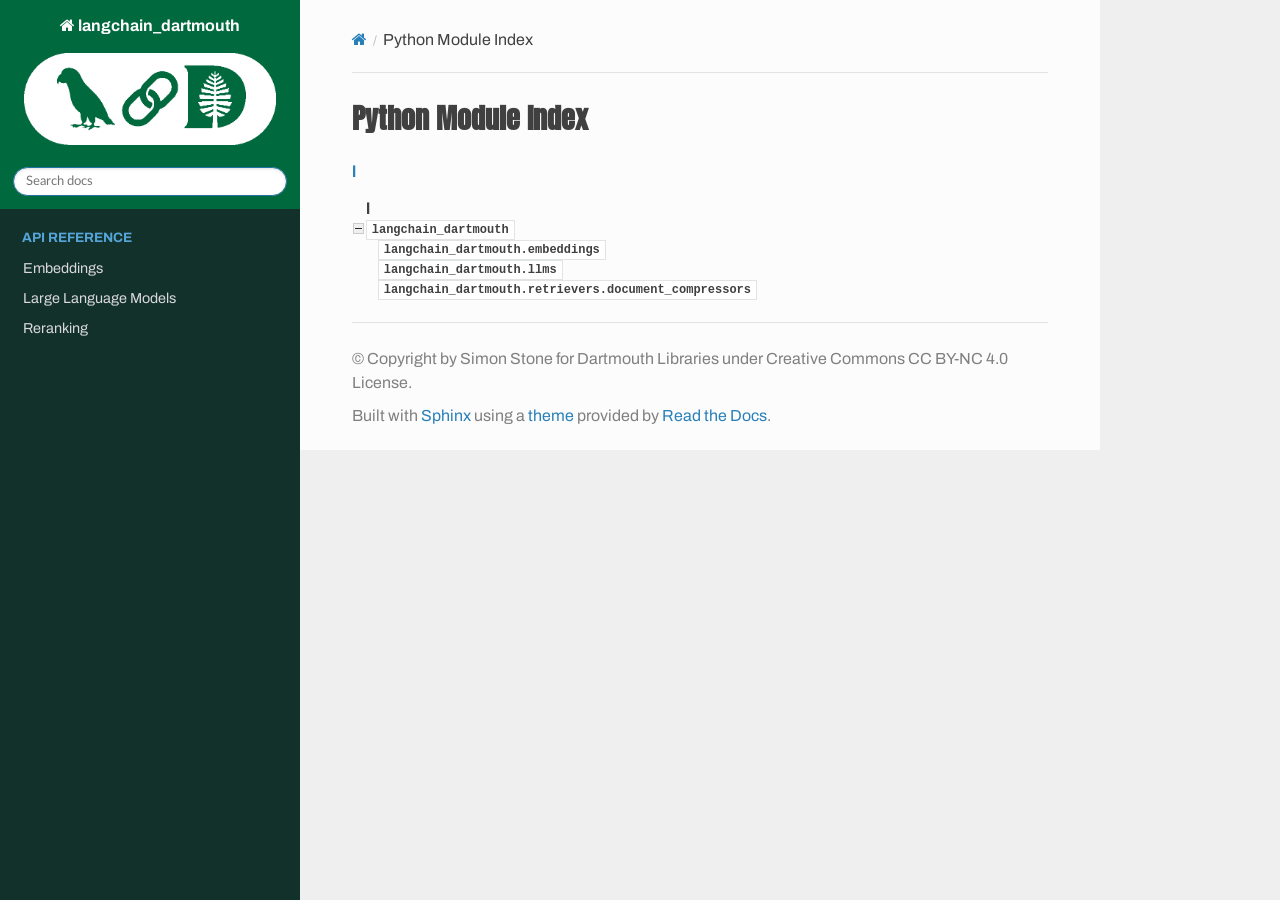
<file: py-modindex.html>
<!DOCTYPE html>
<html class="writer-html5" lang="en" data-content_root="./">
<head>
  <meta charset="utf-8" />
  <meta name="viewport" content="width=device-width, initial-scale=1.0" />
  <title>Python Module Index &mdash; langchain_dartmouth 0.2.8 documentation</title>
      <link rel="stylesheet" type="text/css" href="_static/pygments.css?v=80d5e7a1" />
      <link rel="stylesheet" type="text/css" href="_static/css/theme.css?v=19f00094" />
      <link rel="stylesheet" type="text/css" href="_static/css/custom.css?v=fe6c864c" />

  
    <link rel="shortcut icon" href="_static/dartmouth-libraries-spark.png"/>
  <!--[if lt IE 9]>
    <script src="_static/js/html5shiv.min.js"></script>
  <![endif]-->
  
        <script src="_static/jquery.js?v=5d32c60e"></script>
        <script src="_static/_sphinx_javascript_frameworks_compat.js?v=2cd50e6c"></script>
        <script src="_static/documentation_options.js?v=b01fafc3"></script>
        <script src="_static/doctools.js?v=9a2dae69"></script>
        <script src="_static/sphinx_highlight.js?v=dc90522c"></script>
    <script src="_static/js/theme.js"></script>
    <link rel="index" title="Index" href="genindex.html" />
    <link rel="search" title="Search" href="search.html" />
 


</head>

<body class="wy-body-for-nav"> 
  <div class="wy-grid-for-nav">
    <nav data-toggle="wy-nav-shift" class="wy-nav-side">
      <div class="wy-side-scroll">
        <div class="wy-side-nav-search" >

          
          
          <a href="index.html" class="icon icon-home">
            langchain_dartmouth
              <img src="_static/langchain_dartmouth-logo-light.png" class="logo" alt="Logo"/>
          </a>
<div role="search">
  <form id="rtd-search-form" class="wy-form" action="search.html" method="get">
    <input type="text" name="q" placeholder="Search docs" aria-label="Search docs" />
    <input type="hidden" name="check_keywords" value="yes" />
    <input type="hidden" name="area" value="default" />
  </form>
</div>
        </div><div class="wy-menu wy-menu-vertical" data-spy="affix" role="navigation" aria-label="Navigation menu">
              <p class="caption" role="heading"><span class="caption-text">API Reference</span></p>
<ul>
<li class="toctree-l1"><a class="reference internal" href="api.html">Embeddings</a></li>
<li class="toctree-l1"><a class="reference internal" href="api.html#module-langchain_dartmouth.llms">Large Language Models</a></li>
<li class="toctree-l1"><a class="reference internal" href="api.html#module-langchain_dartmouth.retrievers.document_compressors">Reranking</a></li>
</ul>

        </div>
      </div>
    </nav>

    <section data-toggle="wy-nav-shift" class="wy-nav-content-wrap"><nav class="wy-nav-top" aria-label="Mobile navigation menu" >
          <i data-toggle="wy-nav-top" class="fa fa-bars"></i>
          <a href="index.html">langchain_dartmouth</a>
      </nav>

      <div class="wy-nav-content">
        <div class="rst-content">
          <div role="navigation" aria-label="Page navigation">
  <ul class="wy-breadcrumbs">
      <li><a href="index.html" class="icon icon-home" aria-label="Home"></a></li>
      <li class="breadcrumb-item active">Python Module Index</li>
      <li class="wy-breadcrumbs-aside">
      </li>
  </ul>
  <hr/>
</div>
          <div role="main" class="document" itemscope="itemscope" itemtype="http://schema.org/Article">
           <div itemprop="articleBody">
             

   <h1>Python Module Index</h1>

   <div class="modindex-jumpbox">
   <a href="#cap-l"><strong>l</strong></a>
   </div>

   <table class="indextable modindextable">
     <tr class="pcap"><td></td><td>&#160;</td><td></td></tr>
     <tr class="cap" id="cap-l"><td></td><td>
       <strong>l</strong></td><td></td></tr>
     <tr>
       <td><img src="_static/minus.png" class="toggler"
              id="toggle-1" style="display: none" alt="-" /></td>
       <td>
       <code class="xref">langchain_dartmouth</code></td><td>
       <em></em></td></tr>
     <tr class="cg-1">
       <td></td>
       <td>&#160;&#160;&#160;
       <a href="api.html#module-langchain_dartmouth.embeddings"><code class="xref">langchain_dartmouth.embeddings</code></a></td><td>
       <em></em></td></tr>
     <tr class="cg-1">
       <td></td>
       <td>&#160;&#160;&#160;
       <a href="api.html#module-langchain_dartmouth.llms"><code class="xref">langchain_dartmouth.llms</code></a></td><td>
       <em></em></td></tr>
     <tr class="cg-1">
       <td></td>
       <td>&#160;&#160;&#160;
       <a href="api.html#module-langchain_dartmouth.retrievers.document_compressors"><code class="xref">langchain_dartmouth.retrievers.document_compressors</code></a></td><td>
       <em></em></td></tr>
   </table>


           </div>
          </div>
          <footer>

  <hr/>

  <div role="contentinfo">
    <p>&#169; Copyright by Simon Stone for Dartmouth Libraries under Creative Commons CC BY-NC 4.0 License.</p>
  </div>

  Built with <a href="https://www.sphinx-doc.org/">Sphinx</a> using a
    <a href="https://github.com/readthedocs/sphinx_rtd_theme">theme</a>
    provided by <a href="https://readthedocs.org">Read the Docs</a>.
   

</footer>
        </div>
      </div>
    </section>
  </div>
  <script>
      jQuery(function () {
          SphinxRtdTheme.Navigation.enable(true);
      });
  </script> 

</body>
</html>
</file>
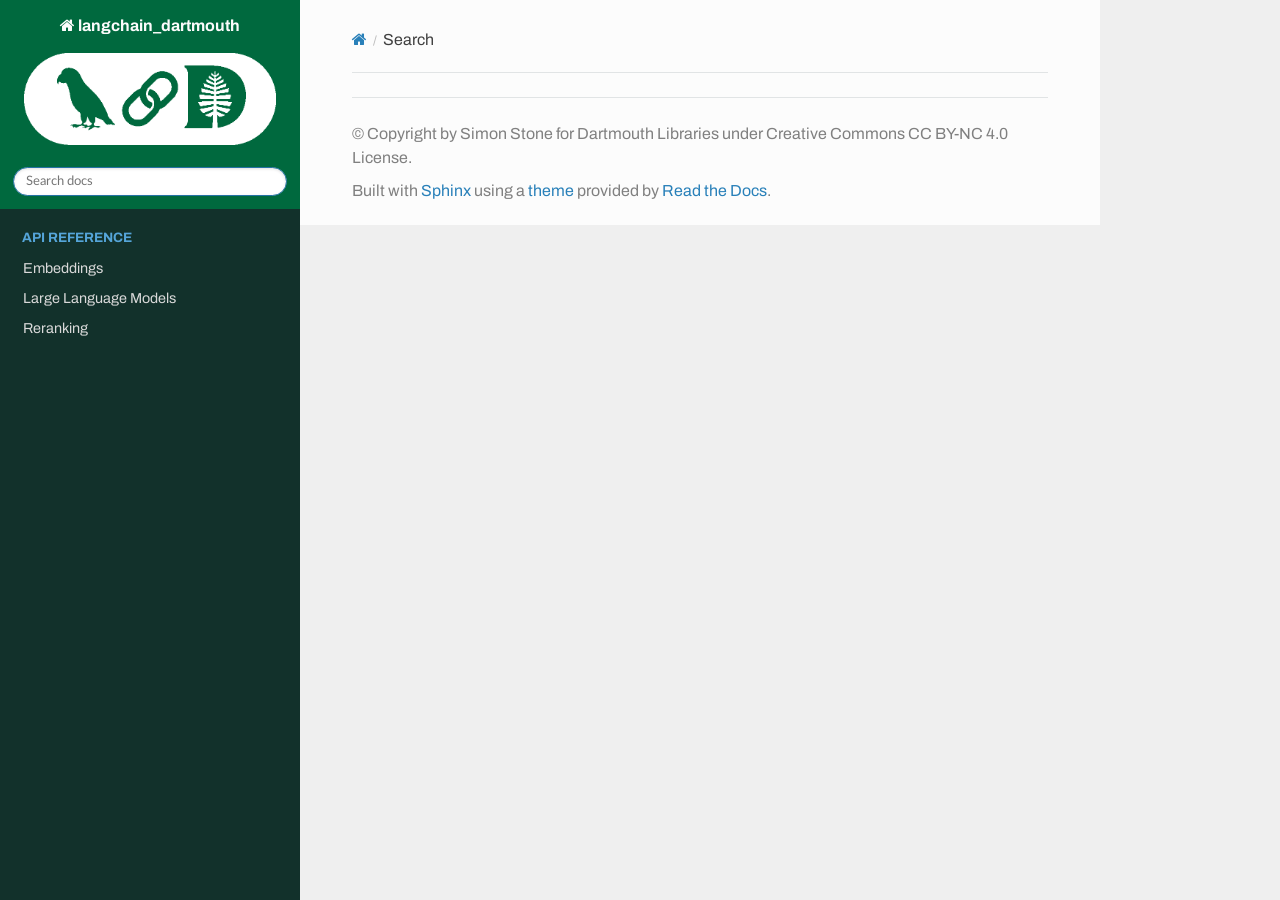
<file: search.html>
<!DOCTYPE html>
<html class="writer-html5" lang="en" data-content_root="./">
<head>
  <meta charset="utf-8" />
  <meta name="viewport" content="width=device-width, initial-scale=1.0" />
  <title>Search &mdash; langchain_dartmouth 0.2.8 documentation</title>
      <link rel="stylesheet" type="text/css" href="_static/pygments.css?v=80d5e7a1" />
      <link rel="stylesheet" type="text/css" href="_static/css/theme.css?v=19f00094" />
      <link rel="stylesheet" type="text/css" href="_static/css/custom.css?v=fe6c864c" />

  
    <link rel="shortcut icon" href="_static/dartmouth-libraries-spark.png"/>
    
  <!--[if lt IE 9]>
    <script src="_static/js/html5shiv.min.js"></script>
  <![endif]-->
  
        <script src="_static/jquery.js?v=5d32c60e"></script>
        <script src="_static/_sphinx_javascript_frameworks_compat.js?v=2cd50e6c"></script>
        <script src="_static/documentation_options.js?v=b01fafc3"></script>
        <script src="_static/doctools.js?v=9a2dae69"></script>
        <script src="_static/sphinx_highlight.js?v=dc90522c"></script>
    <script src="_static/js/theme.js"></script>
    <script src="_static/searchtools.js"></script>
    <script src="_static/language_data.js"></script>
    <link rel="index" title="Index" href="genindex.html" />
    <link rel="search" title="Search" href="#" /> 
</head>

<body class="wy-body-for-nav"> 
  <div class="wy-grid-for-nav">
    <nav data-toggle="wy-nav-shift" class="wy-nav-side">
      <div class="wy-side-scroll">
        <div class="wy-side-nav-search" >

          
          
          <a href="index.html" class="icon icon-home">
            langchain_dartmouth
              <img src="_static/langchain_dartmouth-logo-light.png" class="logo" alt="Logo"/>
          </a>
<div role="search">
  <form id="rtd-search-form" class="wy-form" action="#" method="get">
    <input type="text" name="q" placeholder="Search docs" aria-label="Search docs" />
    <input type="hidden" name="check_keywords" value="yes" />
    <input type="hidden" name="area" value="default" />
  </form>
</div>
        </div><div class="wy-menu wy-menu-vertical" data-spy="affix" role="navigation" aria-label="Navigation menu">
              <p class="caption" role="heading"><span class="caption-text">API Reference</span></p>
<ul>
<li class="toctree-l1"><a class="reference internal" href="api.html">Embeddings</a></li>
<li class="toctree-l1"><a class="reference internal" href="api.html#module-langchain_dartmouth.llms">Large Language Models</a></li>
<li class="toctree-l1"><a class="reference internal" href="api.html#module-langchain_dartmouth.retrievers.document_compressors">Reranking</a></li>
</ul>

        </div>
      </div>
    </nav>

    <section data-toggle="wy-nav-shift" class="wy-nav-content-wrap"><nav class="wy-nav-top" aria-label="Mobile navigation menu" >
          <i data-toggle="wy-nav-top" class="fa fa-bars"></i>
          <a href="index.html">langchain_dartmouth</a>
      </nav>

      <div class="wy-nav-content">
        <div class="rst-content">
          <div role="navigation" aria-label="Page navigation">
  <ul class="wy-breadcrumbs">
      <li><a href="index.html" class="icon icon-home" aria-label="Home"></a></li>
      <li class="breadcrumb-item active">Search</li>
      <li class="wy-breadcrumbs-aside">
      </li>
  </ul>
  <hr/>
</div>
          <div role="main" class="document" itemscope="itemscope" itemtype="http://schema.org/Article">
           <div itemprop="articleBody">
             
  <noscript>
  <div id="fallback" class="admonition warning">
    <p class="last">
      Please activate JavaScript to enable the search functionality.
    </p>
  </div>
  </noscript>

  
  <div id="search-results">
  
  </div>

           </div>
          </div>
          <footer>

  <hr/>

  <div role="contentinfo">
    <p>&#169; Copyright by Simon Stone for Dartmouth Libraries under Creative Commons CC BY-NC 4.0 License.</p>
  </div>

  Built with <a href="https://www.sphinx-doc.org/">Sphinx</a> using a
    <a href="https://github.com/readthedocs/sphinx_rtd_theme">theme</a>
    provided by <a href="https://readthedocs.org">Read the Docs</a>.
   

</footer>
        </div>
      </div>
    </section>
  </div>
  <script>
      jQuery(function () {
          SphinxRtdTheme.Navigation.enable(true);
      });
  </script>
  <script>
    jQuery(function() { Search.loadIndex("searchindex.js"); });
  </script>
  
  <script id="searchindexloader"></script>
   


</body>
</html>
</file>
<file: _static/pygments.css>
pre { line-height: 125%; }
td.linenos .normal { color: inherit; background-color: transparent; padding-left: 5px; padding-right: 5px; }
span.linenos { color: inherit; background-color: transparent; padding-left: 5px; padding-right: 5px; }
td.linenos .special { color: #000000; background-color: #ffffc0; padding-left: 5px; padding-right: 5px; }
span.linenos.special { color: #000000; background-color: #ffffc0; padding-left: 5px; padding-right: 5px; }
.highlight .hll { background-color: #ffffcc }
.highlight { background: #f8f8f8; }
.highlight .c { color: #3D7B7B; font-style: italic } /* Comment */
.highlight .err { border: 1px solid #FF0000 } /* Error */
.highlight .k { color: #008000; font-weight: bold } /* Keyword */
.highlight .o { color: #666666 } /* Operator */
.highlight .ch { color: #3D7B7B; font-style: italic } /* Comment.Hashbang */
.highlight .cm { color: #3D7B7B; font-style: italic } /* Comment.Multiline */
.highlight .cp { color: #9C6500 } /* Comment.Preproc */
.highlight .cpf { color: #3D7B7B; font-style: italic } /* Comment.PreprocFile */
.highlight .c1 { color: #3D7B7B; font-style: italic } /* Comment.Single */
.highlight .cs { color: #3D7B7B; font-style: italic } /* Comment.Special */
.highlight .gd { color: #A00000 } /* Generic.Deleted */
.highlight .ge { font-style: italic } /* Generic.Emph */
.highlight .ges { font-weight: bold; font-style: italic } /* Generic.EmphStrong */
.highlight .gr { color: #E40000 } /* Generic.Error */
.highlight .gh { color: #000080; font-weight: bold } /* Generic.Heading */
.highlight .gi { color: #008400 } /* Generic.Inserted */
.highlight .go { color: #717171 } /* Generic.Output */
.highlight .gp { color: #000080; font-weight: bold } /* Generic.Prompt */
.highlight .gs { font-weight: bold } /* Generic.Strong */
.highlight .gu { color: #800080; font-weight: bold } /* Generic.Subheading */
.highlight .gt { color: #0044DD } /* Generic.Traceback */
.highlight .kc { color: #008000; font-weight: bold } /* Keyword.Constant */
.highlight .kd { color: #008000; font-weight: bold } /* Keyword.Declaration */
.highlight .kn { color: #008000; font-weight: bold } /* Keyword.Namespace */
.highlight .kp { color: #008000 } /* Keyword.Pseudo */
.highlight .kr { color: #008000; font-weight: bold } /* Keyword.Reserved */
.highlight .kt { color: #B00040 } /* Keyword.Type */
.highlight .m { color: #666666 } /* Literal.Number */
.highlight .s { color: #BA2121 } /* Literal.String */
.highlight .na { color: #687822 } /* Name.Attribute */
.highlight .nb { color: #008000 } /* Name.Builtin */
.highlight .nc { color: #0000FF; font-weight: bold } /* Name.Class */
.highlight .no { color: #880000 } /* Name.Constant */
.highlight .nd { color: #AA22FF } /* Name.Decorator */
.highlight .ni { color: #717171; font-weight: bold } /* Name.Entity */
.highlight .ne { color: #CB3F38; font-weight: bold } /* Name.Exception */
.highlight .nf { color: #0000FF } /* Name.Function */
.highlight .nl { color: #767600 } /* Name.Label */
.highlight .nn { color: #0000FF; font-weight: bold } /* Name.Namespace */
.highlight .nt { color: #008000; font-weight: bold } /* Name.Tag */
.highlight .nv { color: #19177C } /* Name.Variable */
.highlight .ow { color: #AA22FF; font-weight: bold } /* Operator.Word */
.highlight .w { color: #bbbbbb } /* Text.Whitespace */
.highlight .mb { color: #666666 } /* Literal.Number.Bin */
.highlight .mf { color: #666666 } /* Literal.Number.Float */
.highlight .mh { color: #666666 } /* Literal.Number.Hex */
.highlight .mi { color: #666666 } /* Literal.Number.Integer */
.highlight .mo { color: #666666 } /* Literal.Number.Oct */
.highlight .sa { color: #BA2121 } /* Literal.String.Affix */
.highlight .sb { color: #BA2121 } /* Literal.String.Backtick */
.highlight .sc { color: #BA2121 } /* Literal.String.Char */
.highlight .dl { color: #BA2121 } /* Literal.String.Delimiter */
.highlight .sd { color: #BA2121; font-style: italic } /* Literal.String.Doc */
.highlight .s2 { color: #BA2121 } /* Literal.String.Double */
.highlight .se { color: #AA5D1F; font-weight: bold } /* Literal.String.Escape */
.highlight .sh { color: #BA2121 } /* Literal.String.Heredoc */
.highlight .si { color: #A45A77; font-weight: bold } /* Literal.String.Interpol */
.highlight .sx { color: #008000 } /* Literal.String.Other */
.highlight .sr { color: #A45A77 } /* Literal.String.Regex */
.highlight .s1 { color: #BA2121 } /* Literal.String.Single */
.highlight .ss { color: #19177C } /* Literal.String.Symbol */
.highlight .bp { color: #008000 } /* Name.Builtin.Pseudo */
.highlight .fm { color: #0000FF } /* Name.Function.Magic */
.highlight .vc { color: #19177C } /* Name.Variable.Class */
.highlight .vg { color: #19177C } /* Name.Variable.Global */
.highlight .vi { color: #19177C } /* Name.Variable.Instance */
.highlight .vm { color: #19177C } /* Name.Variable.Magic */
.highlight .il { color: #666666 } /* Literal.Number.Integer.Long */
</file>
<file: _static/css/theme.css>
html{box-sizing:border-box}*,:after,:before{box-sizing:inherit}article,aside,details,figcaption,figure,footer,header,hgroup,nav,section{display:block}audio,canvas,video{display:inline-block;*display:inline;*zoom:1}[hidden],audio:not([controls]){display:none}*{-webkit-box-sizing:border-box;-moz-box-sizing:border-box;box-sizing:border-box}html{font-size:100%;-webkit-text-size-adjust:100%;-ms-text-size-adjust:100%}body{margin:0}a:active,a:hover{outline:0}abbr[title]{border-bottom:1px dotted}b,strong{font-weight:700}blockquote{margin:0}dfn{font-style:italic}ins{background:#ff9;text-decoration:none}ins,mark{color:#000}mark{background:#ff0;font-style:italic;font-weight:700}.rst-content code,.rst-content tt,code,kbd,pre,samp{font-family:monospace,serif;_font-family:courier new,monospace;font-size:1em}pre{white-space:pre}q{quotes:none}q:after,q:before{content:"";content:none}small{font-size:85%}sub,sup{font-size:75%;line-height:0;position:relative;vertical-align:baseline}sup{top:-.5em}sub{bottom:-.25em}dl,ol,ul{margin:0;padding:0;list-style:none;list-style-image:none}li{list-style:none}dd{margin:0}img{border:0;-ms-interpolation-mode:bicubic;vertical-align:middle;max-width:100%}svg:not(:root){overflow:hidden}figure,form{margin:0}label{cursor:pointer}button,input,select,textarea{font-size:100%;margin:0;vertical-align:baseline;*vertical-align:middle}button,input{line-height:normal}button,input[type=button],input[type=reset],input[type=submit]{cursor:pointer;-webkit-appearance:button;*overflow:visible}button[disabled],input[disabled]{cursor:default}input[type=search]{-webkit-appearance:textfield;-moz-box-sizing:content-box;-webkit-box-sizing:content-box;box-sizing:content-box}textarea{resize:vertical}table{border-collapse:collapse;border-spacing:0}td{vertical-align:top}.chromeframe{margin:.2em 0;background:#ccc;color:#000;padding:.2em 0}.ir{display:block;border:0;text-indent:-999em;overflow:hidden;background-color:transparent;background-repeat:no-repeat;text-align:left;direction:ltr;*line-height:0}.ir br{display:none}.hidden{display:none!important;visibility:hidden}.visuallyhidden{border:0;clip:rect(0 0 0 0);height:1px;margin:-1px;overflow:hidden;padding:0;position:absolute;width:1px}.visuallyhidden.focusable:active,.visuallyhidden.focusable:focus{clip:auto;height:auto;margin:0;overflow:visible;position:static;width:auto}.invisible{visibility:hidden}.relative{position:relative}big,small{font-size:100%}@media print{body,html,section{background:none!important}*{box-shadow:none!important;text-shadow:none!important;filter:none!important;-ms-filter:none!important}a,a:visited{text-decoration:underline}.ir a:after,a[href^="#"]:after,a[href^="javascript:"]:after{content:""}blockquote,pre{page-break-inside:avoid}thead{display:table-header-group}img,tr{page-break-inside:avoid}img{max-width:100%!important}@page{margin:.5cm}.rst-content .toctree-wrapper>p.caption,h2,h3,p{orphans:3;widows:3}.rst-content .toctree-wrapper>p.caption,h2,h3{page-break-after:avoid}}.btn,.fa:before,.icon:before,.rst-content .admonition,.rst-content .admonition-title:before,.rst-content .admonition-todo,.rst-content .attention,.rst-content .caution,.rst-content .code-block-caption .headerlink:before,.rst-content .danger,.rst-content .eqno .headerlink:before,.rst-content .error,.rst-content .hint,.rst-content .important,.rst-content .note,.rst-content .seealso,.rst-content .tip,.rst-content .warning,.rst-content code.download span:first-child:before,.rst-content dl dt .headerlink:before,.rst-content h1 .headerlink:before,.rst-content h2 .headerlink:before,.rst-content h3 .headerlink:before,.rst-content h4 .headerlink:before,.rst-content h5 .headerlink:before,.rst-content h6 .headerlink:before,.rst-content p.caption .headerlink:before,.rst-content p .headerlink:before,.rst-content table>caption .headerlink:before,.rst-content tt.download span:first-child:before,.wy-alert,.wy-dropdown .caret:before,.wy-inline-validate.wy-inline-validate-danger .wy-input-context:before,.wy-inline-validate.wy-inline-validate-info .wy-input-context:before,.wy-inline-validate.wy-inline-validate-success .wy-input-context:before,.wy-inline-validate.wy-inline-validate-warning .wy-input-context:before,.wy-menu-vertical li.current>a button.toctree-expand:before,.wy-menu-vertical li.on a button.toctree-expand:before,.wy-menu-vertical li button.toctree-expand:before,input[type=color],input[type=date],input[type=datetime-local],input[type=datetime],input[type=email],input[type=month],input[type=number],input[type=password],input[type=search],input[type=tel],input[type=text],input[type=time],input[type=url],input[type=week],select,textarea{-webkit-font-smoothing:antialiased}.clearfix{*zoom:1}.clearfix:after,.clearfix:before{display:table;content:""}.clearfix:after{clear:both}/*!
 *  Font Awesome 4.7.0 by @davegandy - http://fontawesome.io - @fontawesome
 *  License - http://fontawesome.io/license (Font: SIL OFL 1.1, CSS: MIT License)
 */@font-face{font-family:FontAwesome;src:url(fonts/fontawesome-webfont.eot?674f50d287a8c48dc19ba404d20fe713);src:url(fonts/fontawesome-webfont.eot?674f50d287a8c48dc19ba404d20fe713?#iefix&v=4.7.0) format("embedded-opentype"),url(fonts/fontawesome-webfont.woff2?af7ae505a9eed503f8b8e6982036873e) format("woff2"),url(fonts/fontawesome-webfont.woff?fee66e712a8a08eef5805a46892932ad) format("woff"),url(fonts/fontawesome-webfont.ttf?b06871f281fee6b241d60582ae9369b9) format("truetype"),url(fonts/fontawesome-webfont.svg?912ec66d7572ff821749319396470bde#fontawesomeregular) format("svg");font-weight:400;font-style:normal}.fa,.icon,.rst-content .admonition-title,.rst-content .code-block-caption .headerlink,.rst-content .eqno .headerlink,.rst-content code.download span:first-child,.rst-content dl dt .headerlink,.rst-content h1 .headerlink,.rst-content h2 .headerlink,.rst-content h3 .headerlink,.rst-content h4 .headerlink,.rst-content h5 .headerlink,.rst-content h6 .headerlink,.rst-content p.caption .headerlink,.rst-content p .headerlink,.rst-content table>caption .headerlink,.rst-content tt.download span:first-child,.wy-menu-vertical li.current>a button.toctree-expand,.wy-menu-vertical li.on a button.toctree-expand,.wy-menu-vertical li button.toctree-expand{display:inline-block;font:normal normal normal 14px/1 FontAwesome;font-size:inherit;text-rendering:auto;-webkit-font-smoothing:antialiased;-moz-osx-font-smoothing:grayscale}.fa-lg{font-size:1.33333em;line-height:.75em;vertical-align:-15%}.fa-2x{font-size:2em}.fa-3x{font-size:3em}.fa-4x{font-size:4em}.fa-5x{font-size:5em}.fa-fw{width:1.28571em;text-align:center}.fa-ul{padding-left:0;margin-left:2.14286em;list-style-type:none}.fa-ul>li{position:relative}.fa-li{position:absolute;left:-2.14286em;width:2.14286em;top:.14286em;text-align:center}.fa-li.fa-lg{left:-1.85714em}.fa-border{padding:.2em .25em .15em;border:.08em solid #eee;border-radius:.1em}.fa-pull-left{float:left}.fa-pull-right{float:right}.fa-pull-left.icon,.fa.fa-pull-left,.rst-content .code-block-caption .fa-pull-left.headerlink,.rst-content .eqno .fa-pull-left.headerlink,.rst-content .fa-pull-left.admonition-title,.rst-content code.download span.fa-pull-left:first-child,.rst-content dl dt .fa-pull-left.headerlink,.rst-content h1 .fa-pull-left.headerlink,.rst-content h2 .fa-pull-left.headerlink,.rst-content h3 .fa-pull-left.headerlink,.rst-content h4 .fa-pull-left.headerlink,.rst-content h5 .fa-pull-left.headerlink,.rst-content h6 .fa-pull-left.headerlink,.rst-content p .fa-pull-left.headerlink,.rst-content table>caption .fa-pull-left.headerlink,.rst-content tt.download span.fa-pull-left:first-child,.wy-menu-vertical li.current>a button.fa-pull-left.toctree-expand,.wy-menu-vertical li.on a button.fa-pull-left.toctree-expand,.wy-menu-vertical li button.fa-pull-left.toctree-expand{margin-right:.3em}.fa-pull-right.icon,.fa.fa-pull-right,.rst-content .code-block-caption .fa-pull-right.headerlink,.rst-content .eqno .fa-pull-right.headerlink,.rst-content .fa-pull-right.admonition-title,.rst-content code.download span.fa-pull-right:first-child,.rst-content dl dt .fa-pull-right.headerlink,.rst-content h1 .fa-pull-right.headerlink,.rst-content h2 .fa-pull-right.headerlink,.rst-content h3 .fa-pull-right.headerlink,.rst-content h4 .fa-pull-right.headerlink,.rst-content h5 .fa-pull-right.headerlink,.rst-content h6 .fa-pull-right.headerlink,.rst-content p .fa-pull-right.headerlink,.rst-content table>caption .fa-pull-right.headerlink,.rst-content tt.download span.fa-pull-right:first-child,.wy-menu-vertical li.current>a button.fa-pull-right.toctree-expand,.wy-menu-vertical li.on a button.fa-pull-right.toctree-expand,.wy-menu-vertical li button.fa-pull-right.toctree-expand{margin-left:.3em}.pull-right{float:right}.pull-left{float:left}.fa.pull-left,.pull-left.icon,.rst-content .code-block-caption .pull-left.headerlink,.rst-content .eqno .pull-left.headerlink,.rst-content .pull-left.admonition-title,.rst-content code.download span.pull-left:first-child,.rst-content dl dt .pull-left.headerlink,.rst-content h1 .pull-left.headerlink,.rst-content h2 .pull-left.headerlink,.rst-content h3 .pull-left.headerlink,.rst-content h4 .pull-left.headerlink,.rst-content h5 .pull-left.headerlink,.rst-content h6 .pull-left.headerlink,.rst-content p .pull-left.headerlink,.rst-content table>caption .pull-left.headerlink,.rst-content tt.download span.pull-left:first-child,.wy-menu-vertical li.current>a button.pull-left.toctree-expand,.wy-menu-vertical li.on a button.pull-left.toctree-expand,.wy-menu-vertical li button.pull-left.toctree-expand{margin-right:.3em}.fa.pull-right,.pull-right.icon,.rst-content .code-block-caption .pull-right.headerlink,.rst-content .eqno .pull-right.headerlink,.rst-content .pull-right.admonition-title,.rst-content code.download span.pull-right:first-child,.rst-content dl dt .pull-right.headerlink,.rst-content h1 .pull-right.headerlink,.rst-content h2 .pull-right.headerlink,.rst-content h3 .pull-right.headerlink,.rst-content h4 .pull-right.headerlink,.rst-content h5 .pull-right.headerlink,.rst-content h6 .pull-right.headerlink,.rst-content p .pull-right.headerlink,.rst-content table>caption .pull-right.headerlink,.rst-content tt.download span.pull-right:first-child,.wy-menu-vertical li.current>a button.pull-right.toctree-expand,.wy-menu-vertical li.on a button.pull-right.toctree-expand,.wy-menu-vertical li button.pull-right.toctree-expand{margin-left:.3em}.fa-spin{-webkit-animation:fa-spin 2s linear infinite;animation:fa-spin 2s linear infinite}.fa-pulse{-webkit-animation:fa-spin 1s steps(8) infinite;animation:fa-spin 1s steps(8) infinite}@-webkit-keyframes fa-spin{0%{-webkit-transform:rotate(0deg);transform:rotate(0deg)}to{-webkit-transform:rotate(359deg);transform:rotate(359deg)}}@keyframes fa-spin{0%{-webkit-transform:rotate(0deg);transform:rotate(0deg)}to{-webkit-transform:rotate(359deg);transform:rotate(359deg)}}.fa-rotate-90{-ms-filter:"progid:DXImageTransform.Microsoft.BasicImage(rotation=1)";-webkit-transform:rotate(90deg);-ms-transform:rotate(90deg);transform:rotate(90deg)}.fa-rotate-180{-ms-filter:"progid:DXImageTransform.Microsoft.BasicImage(rotation=2)";-webkit-transform:rotate(180deg);-ms-transform:rotate(180deg);transform:rotate(180deg)}.fa-rotate-270{-ms-filter:"progid:DXImageTransform.Microsoft.BasicImage(rotation=3)";-webkit-transform:rotate(270deg);-ms-transform:rotate(270deg);transform:rotate(270deg)}.fa-flip-horizontal{-ms-filter:"progid:DXImageTransform.Microsoft.BasicImage(rotation=0, mirror=1)";-webkit-transform:scaleX(-1);-ms-transform:scaleX(-1);transform:scaleX(-1)}.fa-flip-vertical{-ms-filter:"progid:DXImageTransform.Microsoft.BasicImage(rotation=2, mirror=1)";-webkit-transform:scaleY(-1);-ms-transform:scaleY(-1);transform:scaleY(-1)}:root .fa-flip-horizontal,:root .fa-flip-vertical,:root .fa-rotate-90,:root .fa-rotate-180,:root .fa-rotate-270{filter:none}.fa-stack{position:relative;display:inline-block;width:2em;height:2em;line-height:2em;vertical-align:middle}.fa-stack-1x,.fa-stack-2x{position:absolute;left:0;width:100%;text-align:center}.fa-stack-1x{line-height:inherit}.fa-stack-2x{font-size:2em}.fa-inverse{color:#fff}.fa-glass:before{content:""}.fa-music:before{content:""}.fa-search:before,.icon-search:before{content:""}.fa-envelope-o:before{content:""}.fa-heart:before{content:""}.fa-star:before{content:""}.fa-star-o:before{content:""}.fa-user:before{content:""}.fa-film:before{content:""}.fa-th-large:before{content:""}.fa-th:before{content:""}.fa-th-list:before{content:""}.fa-check:before{content:""}.fa-close:before,.fa-remove:before,.fa-times:before{content:""}.fa-search-plus:before{content:""}.fa-search-minus:before{content:""}.fa-power-off:before{content:""}.fa-signal:before{content:""}.fa-cog:before,.fa-gear:before{content:""}.fa-trash-o:before{content:""}.fa-home:before,.icon-home:before{content:""}.fa-file-o:before{content:""}.fa-clock-o:before{content:""}.fa-road:before{content:""}.fa-download:before,.rst-content code.download span:first-child:before,.rst-content tt.download span:first-child:before{content:""}.fa-arrow-circle-o-down:before{content:""}.fa-arrow-circle-o-up:before{content:""}.fa-inbox:before{content:""}.fa-play-circle-o:before{content:""}.fa-repeat:before,.fa-rotate-right:before{content:""}.fa-refresh:before{content:""}.fa-list-alt:before{content:""}.fa-lock:before{content:""}.fa-flag:before{content:""}.fa-headphones:before{content:""}.fa-volume-off:before{content:""}.fa-volume-down:before{content:""}.fa-volume-up:before{content:""}.fa-qrcode:before{content:""}.fa-barcode:before{content:""}.fa-tag:before{content:""}.fa-tags:before{content:""}.fa-book:before,.icon-book:before{content:""}.fa-bookmark:before{content:""}.fa-print:before{content:""}.fa-camera:before{content:""}.fa-font:before{content:""}.fa-bold:before{content:""}.fa-italic:before{content:""}.fa-text-height:before{content:""}.fa-text-width:before{content:""}.fa-align-left:before{content:""}.fa-align-center:before{content:""}.fa-align-right:before{content:""}.fa-align-justify:before{content:""}.fa-list:before{content:""}.fa-dedent:before,.fa-outdent:before{content:""}.fa-indent:before{content:""}.fa-video-camera:before{content:""}.fa-image:before,.fa-photo:before,.fa-picture-o:before{content:""}.fa-pencil:before{content:""}.fa-map-marker:before{content:""}.fa-adjust:before{content:""}.fa-tint:before{content:""}.fa-edit:before,.fa-pencil-square-o:before{content:""}.fa-share-square-o:before{content:""}.fa-check-square-o:before{content:""}.fa-arrows:before{content:""}.fa-step-backward:before{content:""}.fa-fast-backward:before{content:""}.fa-backward:before{content:""}.fa-play:before{content:""}.fa-pause:before{content:""}.fa-stop:before{content:""}.fa-forward:before{content:""}.fa-fast-forward:before{content:""}.fa-step-forward:before{content:""}.fa-eject:before{content:""}.fa-chevron-left:before{content:""}.fa-chevron-right:before{content:""}.fa-plus-circle:before{content:""}.fa-minus-circle:before{content:""}.fa-times-circle:before,.wy-inline-validate.wy-inline-validate-danger .wy-input-context:before{content:""}.fa-check-circle:before,.wy-inline-validate.wy-inline-validate-success .wy-input-context:before{content:""}.fa-question-circle:before{content:""}.fa-info-circle:before{content:""}.fa-crosshairs:before{content:""}.fa-times-circle-o:before{content:""}.fa-check-circle-o:before{content:""}.fa-ban:before{content:""}.fa-arrow-left:before{content:""}.fa-arrow-right:before{content:""}.fa-arrow-up:before{content:""}.fa-arrow-down:before{content:""}.fa-mail-forward:before,.fa-share:before{content:""}.fa-expand:before{content:""}.fa-compress:before{content:""}.fa-plus:before{content:""}.fa-minus:before{content:""}.fa-asterisk:before{content:""}.fa-exclamation-circle:before,.rst-content .admonition-title:before,.wy-inline-validate.wy-inline-validate-info .wy-input-context:before,.wy-inline-validate.wy-inline-validate-warning .wy-input-context:before{content:""}.fa-gift:before{content:""}.fa-leaf:before{content:""}.fa-fire:before,.icon-fire:before{content:""}.fa-eye:before{content:""}.fa-eye-slash:before{content:""}.fa-exclamation-triangle:before,.fa-warning:before{content:""}.fa-plane:before{content:""}.fa-calendar:before{content:""}.fa-random:before{content:""}.fa-comment:before{content:""}.fa-magnet:before{content:""}.fa-chevron-up:before{content:""}.fa-chevron-down:before{content:""}.fa-retweet:before{content:""}.fa-shopping-cart:before{content:""}.fa-folder:before{content:""}.fa-folder-open:before{content:""}.fa-arrows-v:before{content:""}.fa-arrows-h:before{content:""}.fa-bar-chart-o:before,.fa-bar-chart:before{content:""}.fa-twitter-square:before{content:""}.fa-facebook-square:before{content:""}.fa-camera-retro:before{content:""}.fa-key:before{content:""}.fa-cogs:before,.fa-gears:before{content:""}.fa-comments:before{content:""}.fa-thumbs-o-up:before{content:""}.fa-thumbs-o-down:before{content:""}.fa-star-half:before{content:""}.fa-heart-o:before{content:""}.fa-sign-out:before{content:""}.fa-linkedin-square:before{content:""}.fa-thumb-tack:before{content:""}.fa-external-link:before{content:""}.fa-sign-in:before{content:""}.fa-trophy:before{content:""}.fa-github-square:before{content:""}.fa-upload:before{content:""}.fa-lemon-o:before{content:""}.fa-phone:before{content:""}.fa-square-o:before{content:""}.fa-bookmark-o:before{content:""}.fa-phone-square:before{content:""}.fa-twitter:before{content:""}.fa-facebook-f:before,.fa-facebook:before{content:""}.fa-github:before,.icon-github:before{content:""}.fa-unlock:before{content:""}.fa-credit-card:before{content:""}.fa-feed:before,.fa-rss:before{content:""}.fa-hdd-o:before{content:""}.fa-bullhorn:before{content:""}.fa-bell:before{content:""}.fa-certificate:before{content:""}.fa-hand-o-right:before{content:""}.fa-hand-o-left:before{content:""}.fa-hand-o-up:before{content:""}.fa-hand-o-down:before{content:""}.fa-arrow-circle-left:before,.icon-circle-arrow-left:before{content:""}.fa-arrow-circle-right:before,.icon-circle-arrow-right:before{content:""}.fa-arrow-circle-up:before{content:""}.fa-arrow-circle-down:before{content:""}.fa-globe:before{content:""}.fa-wrench:before{content:""}.fa-tasks:before{content:""}.fa-filter:before{content:""}.fa-briefcase:before{content:""}.fa-arrows-alt:before{content:""}.fa-group:before,.fa-users:before{content:""}.fa-chain:before,.fa-link:before,.icon-link:before{content:""}.fa-cloud:before{content:""}.fa-flask:before{content:""}.fa-cut:before,.fa-scissors:before{content:""}.fa-copy:before,.fa-files-o:before{content:""}.fa-paperclip:before{content:""}.fa-floppy-o:before,.fa-save:before{content:""}.fa-square:before{content:""}.fa-bars:before,.fa-navicon:before,.fa-reorder:before{content:""}.fa-list-ul:before{content:""}.fa-list-ol:before{content:""}.fa-strikethrough:before{content:""}.fa-underline:before{content:""}.fa-table:before{content:""}.fa-magic:before{content:""}.fa-truck:before{content:""}.fa-pinterest:before{content:""}.fa-pinterest-square:before{content:""}.fa-google-plus-square:before{content:""}.fa-google-plus:before{content:""}.fa-money:before{content:""}.fa-caret-down:before,.icon-caret-down:before,.wy-dropdown .caret:before{content:""}.fa-caret-up:before{content:""}.fa-caret-left:before{content:""}.fa-caret-right:before{content:""}.fa-columns:before{content:""}.fa-sort:before,.fa-unsorted:before{content:""}.fa-sort-desc:before,.fa-sort-down:before{content:""}.fa-sort-asc:before,.fa-sort-up:before{content:""}.fa-envelope:before{content:""}.fa-linkedin:before{content:""}.fa-rotate-left:before,.fa-undo:before{content:""}.fa-gavel:before,.fa-legal:before{content:""}.fa-dashboard:before,.fa-tachometer:before{content:""}.fa-comment-o:before{content:""}.fa-comments-o:before{content:""}.fa-bolt:before,.fa-flash:before{content:""}.fa-sitemap:before{content:""}.fa-umbrella:before{content:""}.fa-clipboard:before,.fa-paste:before{content:""}.fa-lightbulb-o:before{content:""}.fa-exchange:before{content:""}.fa-cloud-download:before{content:""}.fa-cloud-upload:before{content:""}.fa-user-md:before{content:""}.fa-stethoscope:before{content:""}.fa-suitcase:before{content:""}.fa-bell-o:before{content:""}.fa-coffee:before{content:""}.fa-cutlery:before{content:""}.fa-file-text-o:before{content:""}.fa-building-o:before{content:""}.fa-hospital-o:before{content:""}.fa-ambulance:before{content:""}.fa-medkit:before{content:""}.fa-fighter-jet:before{content:""}.fa-beer:before{content:""}.fa-h-square:before{content:""}.fa-plus-square:before{content:""}.fa-angle-double-left:before{content:""}.fa-angle-double-right:before{content:""}.fa-angle-double-up:before{content:""}.fa-angle-double-down:before{content:""}.fa-angle-left:before{content:""}.fa-angle-right:before{content:""}.fa-angle-up:before{content:""}.fa-angle-down:before{content:""}.fa-desktop:before{content:""}.fa-laptop:before{content:""}.fa-tablet:before{content:""}.fa-mobile-phone:before,.fa-mobile:before{content:""}.fa-circle-o:before{content:""}.fa-quote-left:before{content:""}.fa-quote-right:before{content:""}.fa-spinner:before{content:""}.fa-circle:before{content:""}.fa-mail-reply:before,.fa-reply:before{content:""}.fa-github-alt:before{content:""}.fa-folder-o:before{content:""}.fa-folder-open-o:before{content:""}.fa-smile-o:before{content:""}.fa-frown-o:before{content:""}.fa-meh-o:before{content:""}.fa-gamepad:before{content:""}.fa-keyboard-o:before{content:""}.fa-flag-o:before{content:""}.fa-flag-checkered:before{content:""}.fa-terminal:before{content:""}.fa-code:before{content:""}.fa-mail-reply-all:before,.fa-reply-all:before{content:""}.fa-star-half-empty:before,.fa-star-half-full:before,.fa-star-half-o:before{content:""}.fa-location-arrow:before{content:""}.fa-crop:before{content:""}.fa-code-fork:before{content:""}.fa-chain-broken:before,.fa-unlink:before{content:""}.fa-question:before{content:""}.fa-info:before{content:""}.fa-exclamation:before{content:""}.fa-superscript:before{content:""}.fa-subscript:before{content:""}.fa-eraser:before{content:""}.fa-puzzle-piece:before{content:""}.fa-microphone:before{content:""}.fa-microphone-slash:before{content:""}.fa-shield:before{content:""}.fa-calendar-o:before{content:""}.fa-fire-extinguisher:before{content:""}.fa-rocket:before{content:""}.fa-maxcdn:before{content:""}.fa-chevron-circle-left:before{content:""}.fa-chevron-circle-right:before{content:""}.fa-chevron-circle-up:before{content:""}.fa-chevron-circle-down:before{content:""}.fa-html5:before{content:""}.fa-css3:before{content:""}.fa-anchor:before{content:""}.fa-unlock-alt:before{content:""}.fa-bullseye:before{content:""}.fa-ellipsis-h:before{content:""}.fa-ellipsis-v:before{content:""}.fa-rss-square:before{content:""}.fa-play-circle:before{content:""}.fa-ticket:before{content:""}.fa-minus-square:before{content:""}.fa-minus-square-o:before,.wy-menu-vertical li.current>a button.toctree-expand:before,.wy-menu-vertical li.on a button.toctree-expand:before{content:""}.fa-level-up:before{content:""}.fa-level-down:before{content:""}.fa-check-square:before{content:""}.fa-pencil-square:before{content:""}.fa-external-link-square:before{content:""}.fa-share-square:before{content:""}.fa-compass:before{content:""}.fa-caret-square-o-down:before,.fa-toggle-down:before{content:""}.fa-caret-square-o-up:before,.fa-toggle-up:before{content:""}.fa-caret-square-o-right:before,.fa-toggle-right:before{content:""}.fa-eur:before,.fa-euro:before{content:""}.fa-gbp:before{content:""}.fa-dollar:before,.fa-usd:before{content:""}.fa-inr:before,.fa-rupee:before{content:""}.fa-cny:before,.fa-jpy:before,.fa-rmb:before,.fa-yen:before{content:""}.fa-rouble:before,.fa-rub:before,.fa-ruble:before{content:""}.fa-krw:before,.fa-won:before{content:""}.fa-bitcoin:before,.fa-btc:before{content:""}.fa-file:before{content:""}.fa-file-text:before{content:""}.fa-sort-alpha-asc:before{content:""}.fa-sort-alpha-desc:before{content:""}.fa-sort-amount-asc:before{content:""}.fa-sort-amount-desc:before{content:""}.fa-sort-numeric-asc:before{content:""}.fa-sort-numeric-desc:before{content:""}.fa-thumbs-up:before{content:""}.fa-thumbs-down:before{content:""}.fa-youtube-square:before{content:""}.fa-youtube:before{content:""}.fa-xing:before{content:""}.fa-xing-square:before{content:""}.fa-youtube-play:before{content:""}.fa-dropbox:before{content:""}.fa-stack-overflow:before{content:""}.fa-instagram:before{content:""}.fa-flickr:before{content:""}.fa-adn:before{content:""}.fa-bitbucket:before,.icon-bitbucket:before{content:""}.fa-bitbucket-square:before{content:""}.fa-tumblr:before{content:""}.fa-tumblr-square:before{content:""}.fa-long-arrow-down:before{content:""}.fa-long-arrow-up:before{content:""}.fa-long-arrow-left:before{content:""}.fa-long-arrow-right:before{content:""}.fa-apple:before{content:""}.fa-windows:before{content:""}.fa-android:before{content:""}.fa-linux:before{content:""}.fa-dribbble:before{content:""}.fa-skype:before{content:""}.fa-foursquare:before{content:""}.fa-trello:before{content:""}.fa-female:before{content:""}.fa-male:before{content:""}.fa-gittip:before,.fa-gratipay:before{content:""}.fa-sun-o:before{content:""}.fa-moon-o:before{content:""}.fa-archive:before{content:""}.fa-bug:before{content:""}.fa-vk:before{content:""}.fa-weibo:before{content:""}.fa-renren:before{content:""}.fa-pagelines:before{content:""}.fa-stack-exchange:before{content:""}.fa-arrow-circle-o-right:before{content:""}.fa-arrow-circle-o-left:before{content:""}.fa-caret-square-o-left:before,.fa-toggle-left:before{content:""}.fa-dot-circle-o:before{content:""}.fa-wheelchair:before{content:""}.fa-vimeo-square:before{content:""}.fa-try:before,.fa-turkish-lira:before{content:""}.fa-plus-square-o:before,.wy-menu-vertical li button.toctree-expand:before{content:""}.fa-space-shuttle:before{content:""}.fa-slack:before{content:""}.fa-envelope-square:before{content:""}.fa-wordpress:before{content:""}.fa-openid:before{content:""}.fa-bank:before,.fa-institution:before,.fa-university:before{content:""}.fa-graduation-cap:before,.fa-mortar-board:before{content:""}.fa-yahoo:before{content:""}.fa-google:before{content:""}.fa-reddit:before{content:""}.fa-reddit-square:before{content:""}.fa-stumbleupon-circle:before{content:""}.fa-stumbleupon:before{content:""}.fa-delicious:before{content:""}.fa-digg:before{content:""}.fa-pied-piper-pp:before{content:""}.fa-pied-piper-alt:before{content:""}.fa-drupal:before{content:""}.fa-joomla:before{content:""}.fa-language:before{content:""}.fa-fax:before{content:""}.fa-building:before{content:""}.fa-child:before{content:""}.fa-paw:before{content:""}.fa-spoon:before{content:""}.fa-cube:before{content:""}.fa-cubes:before{content:""}.fa-behance:before{content:""}.fa-behance-square:before{content:""}.fa-steam:before{content:""}.fa-steam-square:before{content:""}.fa-recycle:before{content:""}.fa-automobile:before,.fa-car:before{content:""}.fa-cab:before,.fa-taxi:before{content:""}.fa-tree:before{content:""}.fa-spotify:before{content:""}.fa-deviantart:before{content:""}.fa-soundcloud:before{content:""}.fa-database:before{content:""}.fa-file-pdf-o:before{content:""}.fa-file-word-o:before{content:""}.fa-file-excel-o:before{content:""}.fa-file-powerpoint-o:before{content:""}.fa-file-image-o:before,.fa-file-photo-o:before,.fa-file-picture-o:before{content:""}.fa-file-archive-o:before,.fa-file-zip-o:before{content:""}.fa-file-audio-o:before,.fa-file-sound-o:before{content:""}.fa-file-movie-o:before,.fa-file-video-o:before{content:""}.fa-file-code-o:before{content:""}.fa-vine:before{content:""}.fa-codepen:before{content:""}.fa-jsfiddle:before{content:""}.fa-life-bouy:before,.fa-life-buoy:before,.fa-life-ring:before,.fa-life-saver:before,.fa-support:before{content:""}.fa-circle-o-notch:before{content:""}.fa-ra:before,.fa-rebel:before,.fa-resistance:before{content:""}.fa-empire:before,.fa-ge:before{content:""}.fa-git-square:before{content:""}.fa-git:before{content:""}.fa-hacker-news:before,.fa-y-combinator-square:before,.fa-yc-square:before{content:""}.fa-tencent-weibo:before{content:""}.fa-qq:before{content:""}.fa-wechat:before,.fa-weixin:before{content:""}.fa-paper-plane:before,.fa-send:before{content:""}.fa-paper-plane-o:before,.fa-send-o:before{content:""}.fa-history:before{content:""}.fa-circle-thin:before{content:""}.fa-header:before{content:""}.fa-paragraph:before{content:""}.fa-sliders:before{content:""}.fa-share-alt:before{content:""}.fa-share-alt-square:before{content:""}.fa-bomb:before{content:""}.fa-futbol-o:before,.fa-soccer-ball-o:before{content:""}.fa-tty:before{content:""}.fa-binoculars:before{content:""}.fa-plug:before{content:""}.fa-slideshare:before{content:""}.fa-twitch:before{content:""}.fa-yelp:before{content:""}.fa-newspaper-o:before{content:""}.fa-wifi:before{content:""}.fa-calculator:before{content:""}.fa-paypal:before{content:""}.fa-google-wallet:before{content:""}.fa-cc-visa:before{content:""}.fa-cc-mastercard:before{content:""}.fa-cc-discover:before{content:""}.fa-cc-amex:before{content:""}.fa-cc-paypal:before{content:""}.fa-cc-stripe:before{content:""}.fa-bell-slash:before{content:""}.fa-bell-slash-o:before{content:""}.fa-trash:before{content:""}.fa-copyright:before{content:""}.fa-at:before{content:""}.fa-eyedropper:before{content:""}.fa-paint-brush:before{content:""}.fa-birthday-cake:before{content:""}.fa-area-chart:before{content:""}.fa-pie-chart:before{content:""}.fa-line-chart:before{content:""}.fa-lastfm:before{content:""}.fa-lastfm-square:before{content:""}.fa-toggle-off:before{content:""}.fa-toggle-on:before{content:""}.fa-bicycle:before{content:""}.fa-bus:before{content:""}.fa-ioxhost:before{content:""}.fa-angellist:before{content:""}.fa-cc:before{content:""}.fa-ils:before,.fa-shekel:before,.fa-sheqel:before{content:""}.fa-meanpath:before{content:""}.fa-buysellads:before{content:""}.fa-connectdevelop:before{content:""}.fa-dashcube:before{content:""}.fa-forumbee:before{content:""}.fa-leanpub:before{content:""}.fa-sellsy:before{content:""}.fa-shirtsinbulk:before{content:""}.fa-simplybuilt:before{content:""}.fa-skyatlas:before{content:""}.fa-cart-plus:before{content:""}.fa-cart-arrow-down:before{content:""}.fa-diamond:before{content:""}.fa-ship:before{content:""}.fa-user-secret:before{content:""}.fa-motorcycle:before{content:""}.fa-street-view:before{content:""}.fa-heartbeat:before{content:""}.fa-venus:before{content:""}.fa-mars:before{content:""}.fa-mercury:before{content:""}.fa-intersex:before,.fa-transgender:before{content:""}.fa-transgender-alt:before{content:""}.fa-venus-double:before{content:""}.fa-mars-double:before{content:""}.fa-venus-mars:before{content:""}.fa-mars-stroke:before{content:""}.fa-mars-stroke-v:before{content:""}.fa-mars-stroke-h:before{content:""}.fa-neuter:before{content:""}.fa-genderless:before{content:""}.fa-facebook-official:before{content:""}.fa-pinterest-p:before{content:""}.fa-whatsapp:before{content:""}.fa-server:before{content:""}.fa-user-plus:before{content:""}.fa-user-times:before{content:""}.fa-bed:before,.fa-hotel:before{content:""}.fa-viacoin:before{content:""}.fa-train:before{content:""}.fa-subway:before{content:""}.fa-medium:before{content:""}.fa-y-combinator:before,.fa-yc:before{content:""}.fa-optin-monster:before{content:""}.fa-opencart:before{content:""}.fa-expeditedssl:before{content:""}.fa-battery-4:before,.fa-battery-full:before,.fa-battery:before{content:""}.fa-battery-3:before,.fa-battery-three-quarters:before{content:""}.fa-battery-2:before,.fa-battery-half:before{content:""}.fa-battery-1:before,.fa-battery-quarter:before{content:""}.fa-battery-0:before,.fa-battery-empty:before{content:""}.fa-mouse-pointer:before{content:""}.fa-i-cursor:before{content:""}.fa-object-group:before{content:""}.fa-object-ungroup:before{content:""}.fa-sticky-note:before{content:""}.fa-sticky-note-o:before{content:""}.fa-cc-jcb:before{content:""}.fa-cc-diners-club:before{content:""}.fa-clone:before{content:""}.fa-balance-scale:before{content:""}.fa-hourglass-o:before{content:""}.fa-hourglass-1:before,.fa-hourglass-start:before{content:""}.fa-hourglass-2:before,.fa-hourglass-half:before{content:""}.fa-hourglass-3:before,.fa-hourglass-end:before{content:""}.fa-hourglass:before{content:""}.fa-hand-grab-o:before,.fa-hand-rock-o:before{content:""}.fa-hand-paper-o:before,.fa-hand-stop-o:before{content:""}.fa-hand-scissors-o:before{content:""}.fa-hand-lizard-o:before{content:""}.fa-hand-spock-o:before{content:""}.fa-hand-pointer-o:before{content:""}.fa-hand-peace-o:before{content:""}.fa-trademark:before{content:""}.fa-registered:before{content:""}.fa-creative-commons:before{content:""}.fa-gg:before{content:""}.fa-gg-circle:before{content:""}.fa-tripadvisor:before{content:""}.fa-odnoklassniki:before{content:""}.fa-odnoklassniki-square:before{content:""}.fa-get-pocket:before{content:""}.fa-wikipedia-w:before{content:""}.fa-safari:before{content:""}.fa-chrome:before{content:""}.fa-firefox:before{content:""}.fa-opera:before{content:""}.fa-internet-explorer:before{content:""}.fa-television:before,.fa-tv:before{content:""}.fa-contao:before{content:""}.fa-500px:before{content:""}.fa-amazon:before{content:""}.fa-calendar-plus-o:before{content:""}.fa-calendar-minus-o:before{content:""}.fa-calendar-times-o:before{content:""}.fa-calendar-check-o:before{content:""}.fa-industry:before{content:""}.fa-map-pin:before{content:""}.fa-map-signs:before{content:""}.fa-map-o:before{content:""}.fa-map:before{content:""}.fa-commenting:before{content:""}.fa-commenting-o:before{content:""}.fa-houzz:before{content:""}.fa-vimeo:before{content:""}.fa-black-tie:before{content:""}.fa-fonticons:before{content:""}.fa-reddit-alien:before{content:""}.fa-edge:before{content:""}.fa-credit-card-alt:before{content:""}.fa-codiepie:before{content:""}.fa-modx:before{content:""}.fa-fort-awesome:before{content:""}.fa-usb:before{content:""}.fa-product-hunt:before{content:""}.fa-mixcloud:before{content:""}.fa-scribd:before{content:""}.fa-pause-circle:before{content:""}.fa-pause-circle-o:before{content:""}.fa-stop-circle:before{content:""}.fa-stop-circle-o:before{content:""}.fa-shopping-bag:before{content:""}.fa-shopping-basket:before{content:""}.fa-hashtag:before{content:""}.fa-bluetooth:before{content:""}.fa-bluetooth-b:before{content:""}.fa-percent:before{content:""}.fa-gitlab:before,.icon-gitlab:before{content:""}.fa-wpbeginner:before{content:""}.fa-wpforms:before{content:""}.fa-envira:before{content:""}.fa-universal-access:before{content:""}.fa-wheelchair-alt:before{content:""}.fa-question-circle-o:before{content:""}.fa-blind:before{content:""}.fa-audio-description:before{content:""}.fa-volume-control-phone:before{content:""}.fa-braille:before{content:""}.fa-assistive-listening-systems:before{content:""}.fa-american-sign-language-interpreting:before,.fa-asl-interpreting:before{content:""}.fa-deaf:before,.fa-deafness:before,.fa-hard-of-hearing:before{content:""}.fa-glide:before{content:""}.fa-glide-g:before{content:""}.fa-sign-language:before,.fa-signing:before{content:""}.fa-low-vision:before{content:""}.fa-viadeo:before{content:""}.fa-viadeo-square:before{content:""}.fa-snapchat:before{content:""}.fa-snapchat-ghost:before{content:""}.fa-snapchat-square:before{content:""}.fa-pied-piper:before{content:""}.fa-first-order:before{content:""}.fa-yoast:before{content:""}.fa-themeisle:before{content:""}.fa-google-plus-circle:before,.fa-google-plus-official:before{content:""}.fa-fa:before,.fa-font-awesome:before{content:""}.fa-handshake-o:before{content:""}.fa-envelope-open:before{content:""}.fa-envelope-open-o:before{content:""}.fa-linode:before{content:""}.fa-address-book:before{content:""}.fa-address-book-o:before{content:""}.fa-address-card:before,.fa-vcard:before{content:""}.fa-address-card-o:before,.fa-vcard-o:before{content:""}.fa-user-circle:before{content:""}.fa-user-circle-o:before{content:""}.fa-user-o:before{content:""}.fa-id-badge:before{content:""}.fa-drivers-license:before,.fa-id-card:before{content:""}.fa-drivers-license-o:before,.fa-id-card-o:before{content:""}.fa-quora:before{content:""}.fa-free-code-camp:before{content:""}.fa-telegram:before{content:""}.fa-thermometer-4:before,.fa-thermometer-full:before,.fa-thermometer:before{content:""}.fa-thermometer-3:before,.fa-thermometer-three-quarters:before{content:""}.fa-thermometer-2:before,.fa-thermometer-half:before{content:""}.fa-thermometer-1:before,.fa-thermometer-quarter:before{content:""}.fa-thermometer-0:before,.fa-thermometer-empty:before{content:""}.fa-shower:before{content:""}.fa-bath:before,.fa-bathtub:before,.fa-s15:before{content:""}.fa-podcast:before{content:""}.fa-window-maximize:before{content:""}.fa-window-minimize:before{content:""}.fa-window-restore:before{content:""}.fa-times-rectangle:before,.fa-window-close:before{content:""}.fa-times-rectangle-o:before,.fa-window-close-o:before{content:""}.fa-bandcamp:before{content:""}.fa-grav:before{content:""}.fa-etsy:before{content:""}.fa-imdb:before{content:""}.fa-ravelry:before{content:""}.fa-eercast:before{content:""}.fa-microchip:before{content:""}.fa-snowflake-o:before{content:""}.fa-superpowers:before{content:""}.fa-wpexplorer:before{content:""}.fa-meetup:before{content:""}.sr-only{position:absolute;width:1px;height:1px;padding:0;margin:-1px;overflow:hidden;clip:rect(0,0,0,0);border:0}.sr-only-focusable:active,.sr-only-focusable:focus{position:static;width:auto;height:auto;margin:0;overflow:visible;clip:auto}.fa,.icon,.rst-content .admonition-title,.rst-content .code-block-caption .headerlink,.rst-content .eqno .headerlink,.rst-content code.download span:first-child,.rst-content dl dt .headerlink,.rst-content h1 .headerlink,.rst-content h2 .headerlink,.rst-content h3 .headerlink,.rst-content h4 .headerlink,.rst-content h5 .headerlink,.rst-content h6 .headerlink,.rst-content p.caption .headerlink,.rst-content p .headerlink,.rst-content table>caption .headerlink,.rst-content tt.download span:first-child,.wy-dropdown .caret,.wy-inline-validate.wy-inline-validate-danger .wy-input-context,.wy-inline-validate.wy-inline-validate-info .wy-input-context,.wy-inline-validate.wy-inline-validate-success .wy-input-context,.wy-inline-validate.wy-inline-validate-warning .wy-input-context,.wy-menu-vertical li.current>a button.toctree-expand,.wy-menu-vertical li.on a button.toctree-expand,.wy-menu-vertical li button.toctree-expand{font-family:inherit}.fa:before,.icon:before,.rst-content .admonition-title:before,.rst-content .code-block-caption .headerlink:before,.rst-content .eqno .headerlink:before,.rst-content code.download span:first-child:before,.rst-content dl dt .headerlink:before,.rst-content h1 .headerlink:before,.rst-content h2 .headerlink:before,.rst-content h3 .headerlink:before,.rst-content h4 .headerlink:before,.rst-content h5 .headerlink:before,.rst-content h6 .headerlink:before,.rst-content p.caption .headerlink:before,.rst-content p .headerlink:before,.rst-content table>caption .headerlink:before,.rst-content tt.download span:first-child:before,.wy-dropdown .caret:before,.wy-inline-validate.wy-inline-validate-danger .wy-input-context:before,.wy-inline-validate.wy-inline-validate-info .wy-input-context:before,.wy-inline-validate.wy-inline-validate-success .wy-input-context:before,.wy-inline-validate.wy-inline-validate-warning .wy-input-context:before,.wy-menu-vertical li.current>a button.toctree-expand:before,.wy-menu-vertical li.on a button.toctree-expand:before,.wy-menu-vertical li button.toctree-expand:before{font-family:FontAwesome;display:inline-block;font-style:normal;font-weight:400;line-height:1;text-decoration:inherit}.rst-content .code-block-caption a .headerlink,.rst-content .eqno a .headerlink,.rst-content a .admonition-title,.rst-content code.download a span:first-child,.rst-content dl dt a .headerlink,.rst-content h1 a .headerlink,.rst-content h2 a .headerlink,.rst-content h3 a .headerlink,.rst-content h4 a .headerlink,.rst-content h5 a .headerlink,.rst-content h6 a .headerlink,.rst-content p.caption a .headerlink,.rst-content p a .headerlink,.rst-content table>caption a .headerlink,.rst-content tt.download a span:first-child,.wy-menu-vertical li.current>a button.toctree-expand,.wy-menu-vertical li.on a button.toctree-expand,.wy-menu-vertical li a button.toctree-expand,a .fa,a .icon,a .rst-content .admonition-title,a .rst-content .code-block-caption .headerlink,a .rst-content .eqno .headerlink,a .rst-content code.download span:first-child,a .rst-content dl dt .headerlink,a .rst-content h1 .headerlink,a .rst-content h2 .headerlink,a .rst-content h3 .headerlink,a .rst-content h4 .headerlink,a .rst-content h5 .headerlink,a .rst-content h6 .headerlink,a .rst-content p.caption .headerlink,a .rst-content p .headerlink,a .rst-content table>caption .headerlink,a .rst-content tt.download span:first-child,a .wy-menu-vertical li button.toctree-expand{display:inline-block;text-decoration:inherit}.btn .fa,.btn .icon,.btn .rst-content .admonition-title,.btn .rst-content .code-block-caption .headerlink,.btn .rst-content .eqno .headerlink,.btn .rst-content code.download span:first-child,.btn .rst-content dl dt .headerlink,.btn .rst-content h1 .headerlink,.btn .rst-content h2 .headerlink,.btn .rst-content h3 .headerlink,.btn .rst-content h4 .headerlink,.btn .rst-content h5 .headerlink,.btn .rst-content h6 .headerlink,.btn .rst-content p .headerlink,.btn .rst-content table>caption .headerlink,.btn .rst-content tt.download span:first-child,.btn .wy-menu-vertical li.current>a button.toctree-expand,.btn .wy-menu-vertical li.on a button.toctree-expand,.btn .wy-menu-vertical li button.toctree-expand,.nav .fa,.nav .icon,.nav .rst-content .admonition-title,.nav .rst-content .code-block-caption .headerlink,.nav .rst-content .eqno .headerlink,.nav .rst-content code.download span:first-child,.nav .rst-content dl dt .headerlink,.nav .rst-content h1 .headerlink,.nav .rst-content h2 .headerlink,.nav .rst-content h3 .headerlink,.nav .rst-content h4 .headerlink,.nav .rst-content h5 .headerlink,.nav .rst-content h6 .headerlink,.nav .rst-content p .headerlink,.nav .rst-content table>caption .headerlink,.nav .rst-content tt.download span:first-child,.nav .wy-menu-vertical li.current>a button.toctree-expand,.nav .wy-menu-vertical li.on a button.toctree-expand,.nav .wy-menu-vertical li button.toctree-expand,.rst-content .btn .admonition-title,.rst-content .code-block-caption .btn .headerlink,.rst-content .code-block-caption .nav .headerlink,.rst-content .eqno .btn .headerlink,.rst-content .eqno .nav .headerlink,.rst-content .nav .admonition-title,.rst-content code.download .btn span:first-child,.rst-content code.download .nav span:first-child,.rst-content dl dt .btn .headerlink,.rst-content dl dt .nav .headerlink,.rst-content h1 .btn .headerlink,.rst-content h1 .nav .headerlink,.rst-content h2 .btn .headerlink,.rst-content h2 .nav .headerlink,.rst-content h3 .btn .headerlink,.rst-content h3 .nav .headerlink,.rst-content h4 .btn .headerlink,.rst-content h4 .nav .headerlink,.rst-content h5 .btn .headerlink,.rst-content h5 .nav .headerlink,.rst-content h6 .btn .headerlink,.rst-content h6 .nav .headerlink,.rst-content p .btn .headerlink,.rst-content p .nav .headerlink,.rst-content table>caption .btn .headerlink,.rst-content table>caption .nav .headerlink,.rst-content tt.download .btn span:first-child,.rst-content tt.download .nav span:first-child,.wy-menu-vertical li .btn button.toctree-expand,.wy-menu-vertical li.current>a .btn button.toctree-expand,.wy-menu-vertical li.current>a .nav button.toctree-expand,.wy-menu-vertical li .nav button.toctree-expand,.wy-menu-vertical li.on a .btn button.toctree-expand,.wy-menu-vertical li.on a .nav button.toctree-expand{display:inline}.btn .fa-large.icon,.btn .fa.fa-large,.btn .rst-content .code-block-caption .fa-large.headerlink,.btn .rst-content .eqno .fa-large.headerlink,.btn .rst-content .fa-large.admonition-title,.btn .rst-content code.download span.fa-large:first-child,.btn .rst-content dl dt .fa-large.headerlink,.btn .rst-content h1 .fa-large.headerlink,.btn .rst-content h2 .fa-large.headerlink,.btn .rst-content h3 .fa-large.headerlink,.btn .rst-content h4 .fa-large.headerlink,.btn .rst-content h5 .fa-large.headerlink,.btn .rst-content h6 .fa-large.headerlink,.btn .rst-content p .fa-large.headerlink,.btn .rst-content table>caption .fa-large.headerlink,.btn .rst-content tt.download span.fa-large:first-child,.btn .wy-menu-vertical li button.fa-large.toctree-expand,.nav .fa-large.icon,.nav .fa.fa-large,.nav .rst-content .code-block-caption .fa-large.headerlink,.nav .rst-content .eqno .fa-large.headerlink,.nav .rst-content .fa-large.admonition-title,.nav .rst-content code.download span.fa-large:first-child,.nav .rst-content dl dt .fa-large.headerlink,.nav .rst-content h1 .fa-large.headerlink,.nav .rst-content h2 .fa-large.headerlink,.nav .rst-content h3 .fa-large.headerlink,.nav .rst-content h4 .fa-large.headerlink,.nav .rst-content h5 .fa-large.headerlink,.nav .rst-content h6 .fa-large.headerlink,.nav .rst-content p .fa-large.headerlink,.nav .rst-content table>caption .fa-large.headerlink,.nav .rst-content tt.download span.fa-large:first-child,.nav .wy-menu-vertical li button.fa-large.toctree-expand,.rst-content .btn .fa-large.admonition-title,.rst-content .code-block-caption .btn .fa-large.headerlink,.rst-content .code-block-caption .nav .fa-large.headerlink,.rst-content .eqno .btn .fa-large.headerlink,.rst-content .eqno .nav .fa-large.headerlink,.rst-content .nav .fa-large.admonition-title,.rst-content code.download .btn span.fa-large:first-child,.rst-content code.download .nav span.fa-large:first-child,.rst-content dl dt .btn .fa-large.headerlink,.rst-content dl dt .nav .fa-large.headerlink,.rst-content h1 .btn .fa-large.headerlink,.rst-content h1 .nav .fa-large.headerlink,.rst-content h2 .btn .fa-large.headerlink,.rst-content h2 .nav .fa-large.headerlink,.rst-content h3 .btn .fa-large.headerlink,.rst-content h3 .nav .fa-large.headerlink,.rst-content h4 .btn .fa-large.headerlink,.rst-content h4 .nav .fa-large.headerlink,.rst-content h5 .btn .fa-large.headerlink,.rst-content h5 .nav .fa-large.headerlink,.rst-content h6 .btn .fa-large.headerlink,.rst-content h6 .nav .fa-large.headerlink,.rst-content p .btn .fa-large.headerlink,.rst-content p .nav .fa-large.headerlink,.rst-content table>caption .btn .fa-large.headerlink,.rst-content table>caption .nav .fa-large.headerlink,.rst-content tt.download .btn span.fa-large:first-child,.rst-content tt.download .nav span.fa-large:first-child,.wy-menu-vertical li .btn button.fa-large.toctree-expand,.wy-menu-vertical li .nav button.fa-large.toctree-expand{line-height:.9em}.btn .fa-spin.icon,.btn .fa.fa-spin,.btn .rst-content .code-block-caption .fa-spin.headerlink,.btn .rst-content .eqno .fa-spin.headerlink,.btn .rst-content .fa-spin.admonition-title,.btn .rst-content code.download span.fa-spin:first-child,.btn .rst-content dl dt .fa-spin.headerlink,.btn .rst-content h1 .fa-spin.headerlink,.btn .rst-content h2 .fa-spin.headerlink,.btn .rst-content h3 .fa-spin.headerlink,.btn .rst-content h4 .fa-spin.headerlink,.btn .rst-content h5 .fa-spin.headerlink,.btn .rst-content h6 .fa-spin.headerlink,.btn .rst-content p .fa-spin.headerlink,.btn .rst-content table>caption .fa-spin.headerlink,.btn .rst-content tt.download span.fa-spin:first-child,.btn .wy-menu-vertical li button.fa-spin.toctree-expand,.nav .fa-spin.icon,.nav .fa.fa-spin,.nav .rst-content .code-block-caption .fa-spin.headerlink,.nav .rst-content .eqno .fa-spin.headerlink,.nav .rst-content .fa-spin.admonition-title,.nav .rst-content code.download span.fa-spin:first-child,.nav .rst-content dl dt .fa-spin.headerlink,.nav .rst-content h1 .fa-spin.headerlink,.nav .rst-content h2 .fa-spin.headerlink,.nav .rst-content h3 .fa-spin.headerlink,.nav .rst-content h4 .fa-spin.headerlink,.nav .rst-content h5 .fa-spin.headerlink,.nav .rst-content h6 .fa-spin.headerlink,.nav .rst-content p .fa-spin.headerlink,.nav .rst-content table>caption .fa-spin.headerlink,.nav .rst-content tt.download span.fa-spin:first-child,.nav .wy-menu-vertical li button.fa-spin.toctree-expand,.rst-content .btn .fa-spin.admonition-title,.rst-content .code-block-caption .btn .fa-spin.headerlink,.rst-content .code-block-caption .nav .fa-spin.headerlink,.rst-content .eqno .btn .fa-spin.headerlink,.rst-content .eqno .nav .fa-spin.headerlink,.rst-content .nav .fa-spin.admonition-title,.rst-content code.download .btn span.fa-spin:first-child,.rst-content code.download .nav span.fa-spin:first-child,.rst-content dl dt .btn .fa-spin.headerlink,.rst-content dl dt .nav .fa-spin.headerlink,.rst-content h1 .btn .fa-spin.headerlink,.rst-content h1 .nav .fa-spin.headerlink,.rst-content h2 .btn .fa-spin.headerlink,.rst-content h2 .nav .fa-spin.headerlink,.rst-content h3 .btn .fa-spin.headerlink,.rst-content h3 .nav .fa-spin.headerlink,.rst-content h4 .btn .fa-spin.headerlink,.rst-content h4 .nav .fa-spin.headerlink,.rst-content h5 .btn .fa-spin.headerlink,.rst-content h5 .nav .fa-spin.headerlink,.rst-content h6 .btn .fa-spin.headerlink,.rst-content h6 .nav .fa-spin.headerlink,.rst-content p .btn .fa-spin.headerlink,.rst-content p .nav .fa-spin.headerlink,.rst-content table>caption .btn .fa-spin.headerlink,.rst-content table>caption .nav .fa-spin.headerlink,.rst-content tt.download .btn span.fa-spin:first-child,.rst-content tt.download .nav span.fa-spin:first-child,.wy-menu-vertical li .btn button.fa-spin.toctree-expand,.wy-menu-vertical li .nav button.fa-spin.toctree-expand{display:inline-block}.btn.fa:before,.btn.icon:before,.rst-content .btn.admonition-title:before,.rst-content .code-block-caption .btn.headerlink:before,.rst-content .eqno .btn.headerlink:before,.rst-content code.download span.btn:first-child:before,.rst-content dl dt .btn.headerlink:before,.rst-content h1 .btn.headerlink:before,.rst-content h2 .btn.headerlink:before,.rst-content h3 .btn.headerlink:before,.rst-content h4 .btn.headerlink:before,.rst-content h5 .btn.headerlink:before,.rst-content h6 .btn.headerlink:before,.rst-content p .btn.headerlink:before,.rst-content table>caption .btn.headerlink:before,.rst-content tt.download span.btn:first-child:before,.wy-menu-vertical li button.btn.toctree-expand:before{opacity:.5;-webkit-transition:opacity .05s ease-in;-moz-transition:opacity .05s ease-in;transition:opacity .05s ease-in}.btn.fa:hover:before,.btn.icon:hover:before,.rst-content .btn.admonition-title:hover:before,.rst-content .code-block-caption .btn.headerlink:hover:before,.rst-content .eqno .btn.headerlink:hover:before,.rst-content code.download span.btn:first-child:hover:before,.rst-content dl dt .btn.headerlink:hover:before,.rst-content h1 .btn.headerlink:hover:before,.rst-content h2 .btn.headerlink:hover:before,.rst-content h3 .btn.headerlink:hover:before,.rst-content h4 .btn.headerlink:hover:before,.rst-content h5 .btn.headerlink:hover:before,.rst-content h6 .btn.headerlink:hover:before,.rst-content p .btn.headerlink:hover:before,.rst-content table>caption .btn.headerlink:hover:before,.rst-content tt.download span.btn:first-child:hover:before,.wy-menu-vertical li button.btn.toctree-expand:hover:before{opacity:1}.btn-mini .fa:before,.btn-mini .icon:before,.btn-mini .rst-content .admonition-title:before,.btn-mini .rst-content .code-block-caption .headerlink:before,.btn-mini .rst-content .eqno .headerlink:before,.btn-mini .rst-content code.download span:first-child:before,.btn-mini .rst-content dl dt .headerlink:before,.btn-mini .rst-content h1 .headerlink:before,.btn-mini .rst-content h2 .headerlink:before,.btn-mini .rst-content h3 .headerlink:before,.btn-mini .rst-content h4 .headerlink:before,.btn-mini .rst-content h5 .headerlink:before,.btn-mini .rst-content h6 .headerlink:before,.btn-mini .rst-content p .headerlink:before,.btn-mini .rst-content table>caption .headerlink:before,.btn-mini .rst-content tt.download span:first-child:before,.btn-mini .wy-menu-vertical li button.toctree-expand:before,.rst-content .btn-mini .admonition-title:before,.rst-content .code-block-caption .btn-mini .headerlink:before,.rst-content .eqno .btn-mini .headerlink:before,.rst-content code.download .btn-mini span:first-child:before,.rst-content dl dt .btn-mini .headerlink:before,.rst-content h1 .btn-mini .headerlink:before,.rst-content h2 .btn-mini .headerlink:before,.rst-content h3 .btn-mini .headerlink:before,.rst-content h4 .btn-mini .headerlink:before,.rst-content h5 .btn-mini .headerlink:before,.rst-content h6 .btn-mini .headerlink:before,.rst-content p .btn-mini .headerlink:before,.rst-content table>caption .btn-mini .headerlink:before,.rst-content tt.download .btn-mini span:first-child:before,.wy-menu-vertical li .btn-mini button.toctree-expand:before{font-size:14px;vertical-align:-15%}.rst-content .admonition,.rst-content .admonition-todo,.rst-content .attention,.rst-content .caution,.rst-content .danger,.rst-content .error,.rst-content .hint,.rst-content .important,.rst-content .note,.rst-content .seealso,.rst-content .tip,.rst-content .warning,.wy-alert{padding:12px;line-height:24px;margin-bottom:24px;background:#e7f2fa}.rst-content .admonition-title,.wy-alert-title{font-weight:700;display:block;color:#fff;background:#6ab0de;padding:6px 12px;margin:-12px -12px 12px}.rst-content .danger,.rst-content .error,.rst-content .wy-alert-danger.admonition,.rst-content .wy-alert-danger.admonition-todo,.rst-content .wy-alert-danger.attention,.rst-content .wy-alert-danger.caution,.rst-content .wy-alert-danger.hint,.rst-content .wy-alert-danger.important,.rst-content .wy-alert-danger.note,.rst-content .wy-alert-danger.seealso,.rst-content .wy-alert-danger.tip,.rst-content .wy-alert-danger.warning,.wy-alert.wy-alert-danger{background:#fdf3f2}.rst-content .danger .admonition-title,.rst-content .danger .wy-alert-title,.rst-content .error .admonition-title,.rst-content .error .wy-alert-title,.rst-content .wy-alert-danger.admonition-todo .admonition-title,.rst-content .wy-alert-danger.admonition-todo .wy-alert-title,.rst-content .wy-alert-danger.admonition .admonition-title,.rst-content .wy-alert-danger.admonition .wy-alert-title,.rst-content .wy-alert-danger.attention .admonition-title,.rst-content .wy-alert-danger.attention .wy-alert-title,.rst-content .wy-alert-danger.caution .admonition-title,.rst-content .wy-alert-danger.caution .wy-alert-title,.rst-content .wy-alert-danger.hint .admonition-title,.rst-content .wy-alert-danger.hint .wy-alert-title,.rst-content .wy-alert-danger.important .admonition-title,.rst-content .wy-alert-danger.important .wy-alert-title,.rst-content .wy-alert-danger.note .admonition-title,.rst-content .wy-alert-danger.note .wy-alert-title,.rst-content .wy-alert-danger.seealso .admonition-title,.rst-content .wy-alert-danger.seealso .wy-alert-title,.rst-content .wy-alert-danger.tip .admonition-title,.rst-content .wy-alert-danger.tip .wy-alert-title,.rst-content .wy-alert-danger.warning .admonition-title,.rst-content .wy-alert-danger.warning .wy-alert-title,.rst-content .wy-alert.wy-alert-danger .admonition-title,.wy-alert.wy-alert-danger .rst-content .admonition-title,.wy-alert.wy-alert-danger .wy-alert-title{background:#f29f97}.rst-content .admonition-todo,.rst-content .attention,.rst-content .caution,.rst-content .warning,.rst-content .wy-alert-warning.admonition,.rst-content .wy-alert-warning.danger,.rst-content .wy-alert-warning.error,.rst-content .wy-alert-warning.hint,.rst-content .wy-alert-warning.important,.rst-content .wy-alert-warning.note,.rst-content .wy-alert-warning.seealso,.rst-content .wy-alert-warning.tip,.wy-alert.wy-alert-warning{background:#ffedcc}.rst-content .admonition-todo .admonition-title,.rst-content .admonition-todo .wy-alert-title,.rst-content .attention .admonition-title,.rst-content .attention .wy-alert-title,.rst-content .caution .admonition-title,.rst-content .caution .wy-alert-title,.rst-content .warning .admonition-title,.rst-content .warning .wy-alert-title,.rst-content .wy-alert-warning.admonition .admonition-title,.rst-content .wy-alert-warning.admonition .wy-alert-title,.rst-content .wy-alert-warning.danger .admonition-title,.rst-content .wy-alert-warning.danger .wy-alert-title,.rst-content .wy-alert-warning.error .admonition-title,.rst-content .wy-alert-warning.error .wy-alert-title,.rst-content .wy-alert-warning.hint .admonition-title,.rst-content .wy-alert-warning.hint .wy-alert-title,.rst-content .wy-alert-warning.important .admonition-title,.rst-content .wy-alert-warning.important .wy-alert-title,.rst-content .wy-alert-warning.note .admonition-title,.rst-content .wy-alert-warning.note .wy-alert-title,.rst-content .wy-alert-warning.seealso .admonition-title,.rst-content .wy-alert-warning.seealso .wy-alert-title,.rst-content .wy-alert-warning.tip .admonition-title,.rst-content .wy-alert-warning.tip .wy-alert-title,.rst-content .wy-alert.wy-alert-warning .admonition-title,.wy-alert.wy-alert-warning .rst-content .admonition-title,.wy-alert.wy-alert-warning .wy-alert-title{background:#f0b37e}.rst-content .note,.rst-content .seealso,.rst-content .wy-alert-info.admonition,.rst-content .wy-alert-info.admonition-todo,.rst-content .wy-alert-info.attention,.rst-content .wy-alert-info.caution,.rst-content .wy-alert-info.danger,.rst-content .wy-alert-info.error,.rst-content .wy-alert-info.hint,.rst-content .wy-alert-info.important,.rst-content .wy-alert-info.tip,.rst-content .wy-alert-info.warning,.wy-alert.wy-alert-info{background:#e7f2fa}.rst-content .note .admonition-title,.rst-content .note .wy-alert-title,.rst-content .seealso .admonition-title,.rst-content .seealso .wy-alert-title,.rst-content .wy-alert-info.admonition-todo .admonition-title,.rst-content .wy-alert-info.admonition-todo .wy-alert-title,.rst-content .wy-alert-info.admonition .admonition-title,.rst-content .wy-alert-info.admonition .wy-alert-title,.rst-content .wy-alert-info.attention .admonition-title,.rst-content .wy-alert-info.attention .wy-alert-title,.rst-content .wy-alert-info.caution .admonition-title,.rst-content .wy-alert-info.caution .wy-alert-title,.rst-content .wy-alert-info.danger .admonition-title,.rst-content .wy-alert-info.danger .wy-alert-title,.rst-content .wy-alert-info.error .admonition-title,.rst-content .wy-alert-info.error .wy-alert-title,.rst-content .wy-alert-info.hint .admonition-title,.rst-content .wy-alert-info.hint .wy-alert-title,.rst-content .wy-alert-info.important .admonition-title,.rst-content .wy-alert-info.important .wy-alert-title,.rst-content .wy-alert-info.tip .admonition-title,.rst-content .wy-alert-info.tip .wy-alert-title,.rst-content .wy-alert-info.warning .admonition-title,.rst-content .wy-alert-info.warning .wy-alert-title,.rst-content .wy-alert.wy-alert-info .admonition-title,.wy-alert.wy-alert-info .rst-content .admonition-title,.wy-alert.wy-alert-info .wy-alert-title{background:#6ab0de}.rst-content .hint,.rst-content .important,.rst-content .tip,.rst-content .wy-alert-success.admonition,.rst-content .wy-alert-success.admonition-todo,.rst-content .wy-alert-success.attention,.rst-content .wy-alert-success.caution,.rst-content .wy-alert-success.danger,.rst-content .wy-alert-success.error,.rst-content .wy-alert-success.note,.rst-content .wy-alert-success.seealso,.rst-content .wy-alert-success.warning,.wy-alert.wy-alert-success{background:#dbfaf4}.rst-content .hint .admonition-title,.rst-content .hint .wy-alert-title,.rst-content .important .admonition-title,.rst-content .important .wy-alert-title,.rst-content .tip .admonition-title,.rst-content .tip .wy-alert-title,.rst-content .wy-alert-success.admonition-todo .admonition-title,.rst-content .wy-alert-success.admonition-todo .wy-alert-title,.rst-content .wy-alert-success.admonition .admonition-title,.rst-content .wy-alert-success.admonition .wy-alert-title,.rst-content .wy-alert-success.attention .admonition-title,.rst-content .wy-alert-success.attention .wy-alert-title,.rst-content .wy-alert-success.caution .admonition-title,.rst-content .wy-alert-success.caution .wy-alert-title,.rst-content .wy-alert-success.danger .admonition-title,.rst-content .wy-alert-success.danger .wy-alert-title,.rst-content .wy-alert-success.error .admonition-title,.rst-content .wy-alert-success.error .wy-alert-title,.rst-content .wy-alert-success.note .admonition-title,.rst-content .wy-alert-success.note .wy-alert-title,.rst-content .wy-alert-success.seealso .admonition-title,.rst-content .wy-alert-success.seealso .wy-alert-title,.rst-content .wy-alert-success.warning .admonition-title,.rst-content .wy-alert-success.warning .wy-alert-title,.rst-content .wy-alert.wy-alert-success .admonition-title,.wy-alert.wy-alert-success .rst-content .admonition-title,.wy-alert.wy-alert-success .wy-alert-title{background:#1abc9c}.rst-content .wy-alert-neutral.admonition,.rst-content .wy-alert-neutral.admonition-todo,.rst-content .wy-alert-neutral.attention,.rst-content .wy-alert-neutral.caution,.rst-content .wy-alert-neutral.danger,.rst-content .wy-alert-neutral.error,.rst-content .wy-alert-neutral.hint,.rst-content .wy-alert-neutral.important,.rst-content .wy-alert-neutral.note,.rst-content .wy-alert-neutral.seealso,.rst-content .wy-alert-neutral.tip,.rst-content .wy-alert-neutral.warning,.wy-alert.wy-alert-neutral{background:#f3f6f6}.rst-content .wy-alert-neutral.admonition-todo .admonition-title,.rst-content .wy-alert-neutral.admonition-todo .wy-alert-title,.rst-content .wy-alert-neutral.admonition .admonition-title,.rst-content .wy-alert-neutral.admonition .wy-alert-title,.rst-content .wy-alert-neutral.attention .admonition-title,.rst-content .wy-alert-neutral.attention .wy-alert-title,.rst-content .wy-alert-neutral.caution .admonition-title,.rst-content .wy-alert-neutral.caution .wy-alert-title,.rst-content .wy-alert-neutral.danger .admonition-title,.rst-content .wy-alert-neutral.danger .wy-alert-title,.rst-content .wy-alert-neutral.error .admonition-title,.rst-content .wy-alert-neutral.error .wy-alert-title,.rst-content .wy-alert-neutral.hint .admonition-title,.rst-content .wy-alert-neutral.hint .wy-alert-title,.rst-content .wy-alert-neutral.important .admonition-title,.rst-content .wy-alert-neutral.important .wy-alert-title,.rst-content .wy-alert-neutral.note .admonition-title,.rst-content .wy-alert-neutral.note .wy-alert-title,.rst-content .wy-alert-neutral.seealso .admonition-title,.rst-content .wy-alert-neutral.seealso .wy-alert-title,.rst-content .wy-alert-neutral.tip .admonition-title,.rst-content .wy-alert-neutral.tip .wy-alert-title,.rst-content .wy-alert-neutral.warning .admonition-title,.rst-content .wy-alert-neutral.warning .wy-alert-title,.rst-content .wy-alert.wy-alert-neutral .admonition-title,.wy-alert.wy-alert-neutral .rst-content .admonition-title,.wy-alert.wy-alert-neutral .wy-alert-title{color:#404040;background:#e1e4e5}.rst-content .wy-alert-neutral.admonition-todo a,.rst-content .wy-alert-neutral.admonition a,.rst-content .wy-alert-neutral.attention a,.rst-content .wy-alert-neutral.caution a,.rst-content .wy-alert-neutral.danger a,.rst-content .wy-alert-neutral.error a,.rst-content .wy-alert-neutral.hint a,.rst-content .wy-alert-neutral.important a,.rst-content .wy-alert-neutral.note a,.rst-content .wy-alert-neutral.seealso a,.rst-content .wy-alert-neutral.tip a,.rst-content .wy-alert-neutral.warning a,.wy-alert.wy-alert-neutral a{color:#2980b9}.rst-content .admonition-todo p:last-child,.rst-content .admonition p:last-child,.rst-content .attention p:last-child,.rst-content .caution p:last-child,.rst-content .danger p:last-child,.rst-content .error p:last-child,.rst-content .hint p:last-child,.rst-content .important p:last-child,.rst-content .note p:last-child,.rst-content .seealso p:last-child,.rst-content .tip p:last-child,.rst-content .warning p:last-child,.wy-alert p:last-child{margin-bottom:0}.wy-tray-container{position:fixed;bottom:0;left:0;z-index:600}.wy-tray-container li{display:block;width:300px;background:transparent;color:#fff;text-align:center;box-shadow:0 5px 5px 0 rgba(0,0,0,.1);padding:0 24px;min-width:20%;opacity:0;height:0;line-height:56px;overflow:hidden;-webkit-transition:all .3s ease-in;-moz-transition:all .3s ease-in;transition:all .3s ease-in}.wy-tray-container li.wy-tray-item-success{background:#27ae60}.wy-tray-container li.wy-tray-item-info{background:#2980b9}.wy-tray-container li.wy-tray-item-warning{background:#e67e22}.wy-tray-container li.wy-tray-item-danger{background:#e74c3c}.wy-tray-container li.on{opacity:1;height:56px}@media screen and (max-width:768px){.wy-tray-container{bottom:auto;top:0;width:100%}.wy-tray-container li{width:100%}}button{font-size:100%;margin:0;vertical-align:baseline;*vertical-align:middle;cursor:pointer;line-height:normal;-webkit-appearance:button;*overflow:visible}button::-moz-focus-inner,input::-moz-focus-inner{border:0;padding:0}button[disabled]{cursor:default}.btn{display:inline-block;border-radius:2px;line-height:normal;white-space:nowrap;text-align:center;cursor:pointer;font-size:100%;padding:6px 12px 8px;color:#fff;border:1px solid rgba(0,0,0,.1);background-color:#27ae60;text-decoration:none;font-weight:400;font-family:Lato,proxima-nova,Helvetica Neue,Arial,sans-serif;box-shadow:inset 0 1px 2px -1px hsla(0,0%,100%,.5),inset 0 -2px 0 0 rgba(0,0,0,.1);outline-none:false;vertical-align:middle;*display:inline;zoom:1;-webkit-user-drag:none;-webkit-user-select:none;-moz-user-select:none;-ms-user-select:none;user-select:none;-webkit-transition:all .1s linear;-moz-transition:all .1s linear;transition:all .1s linear}.btn-hover{background:#2e8ece;color:#fff}.btn:hover{background:#2cc36b;color:#fff}.btn:focus{background:#2cc36b;outline:0}.btn:active{box-shadow:inset 0 -1px 0 0 rgba(0,0,0,.05),inset 0 2px 0 0 rgba(0,0,0,.1);padding:8px 12px 6px}.btn:visited{color:#fff}.btn-disabled,.btn-disabled:active,.btn-disabled:focus,.btn-disabled:hover,.btn:disabled{background-image:none;filter:progid:DXImageTransform.Microsoft.gradient(enabled = false);filter:alpha(opacity=40);opacity:.4;cursor:not-allowed;box-shadow:none}.btn::-moz-focus-inner{padding:0;border:0}.btn-small{font-size:80%}.btn-info{background-color:#2980b9!important}.btn-info:hover{background-color:#2e8ece!important}.btn-neutral{background-color:#f3f6f6!important;color:#404040!important}.btn-neutral:hover{background-color:#e5ebeb!important;color:#404040}.btn-neutral:visited{color:#404040!important}.btn-success{background-color:#27ae60!important}.btn-success:hover{background-color:#295!important}.btn-danger{background-color:#e74c3c!important}.btn-danger:hover{background-color:#ea6153!important}.btn-warning{background-color:#e67e22!important}.btn-warning:hover{background-color:#e98b39!important}.btn-invert{background-color:#222}.btn-invert:hover{background-color:#2f2f2f!important}.btn-link{background-color:transparent!important;color:#2980b9;box-shadow:none;border-color:transparent!important}.btn-link:active,.btn-link:hover{background-color:transparent!important;color:#409ad5!important;box-shadow:none}.btn-link:visited{color:#9b59b6}.wy-btn-group .btn,.wy-control .btn{vertical-align:middle}.wy-btn-group{margin-bottom:24px;*zoom:1}.wy-btn-group:after,.wy-btn-group:before{display:table;content:""}.wy-btn-group:after{clear:both}.wy-dropdown{position:relative;display:inline-block}.wy-dropdown-active .wy-dropdown-menu{display:block}.wy-dropdown-menu{position:absolute;left:0;display:none;float:left;top:100%;min-width:100%;background:#fcfcfc;z-index:100;border:1px solid #cfd7dd;box-shadow:0 2px 2px 0 rgba(0,0,0,.1);padding:12px}.wy-dropdown-menu>dd>a{display:block;clear:both;color:#404040;white-space:nowrap;font-size:90%;padding:0 12px;cursor:pointer}.wy-dropdown-menu>dd>a:hover{background:#2980b9;color:#fff}.wy-dropdown-menu>dd.divider{border-top:1px solid #cfd7dd;margin:6px 0}.wy-dropdown-menu>dd.search{padding-bottom:12px}.wy-dropdown-menu>dd.search input[type=search]{width:100%}.wy-dropdown-menu>dd.call-to-action{background:#e3e3e3;text-transform:uppercase;font-weight:500;font-size:80%}.wy-dropdown-menu>dd.call-to-action:hover{background:#e3e3e3}.wy-dropdown-menu>dd.call-to-action .btn{color:#fff}.wy-dropdown.wy-dropdown-up .wy-dropdown-menu{bottom:100%;top:auto;left:auto;right:0}.wy-dropdown.wy-dropdown-bubble .wy-dropdown-menu{background:#fcfcfc;margin-top:2px}.wy-dropdown.wy-dropdown-bubble .wy-dropdown-menu a{padding:6px 12px}.wy-dropdown.wy-dropdown-bubble .wy-dropdown-menu a:hover{background:#2980b9;color:#fff}.wy-dropdown.wy-dropdown-left .wy-dropdown-menu{right:0;left:auto;text-align:right}.wy-dropdown-arrow:before{content:" ";border-bottom:5px solid #f5f5f5;border-left:5px solid transparent;border-right:5px solid transparent;position:absolute;display:block;top:-4px;left:50%;margin-left:-3px}.wy-dropdown-arrow.wy-dropdown-arrow-left:before{left:11px}.wy-form-stacked select{display:block}.wy-form-aligned .wy-help-inline,.wy-form-aligned input,.wy-form-aligned label,.wy-form-aligned select,.wy-form-aligned textarea{display:inline-block;*display:inline;*zoom:1;vertical-align:middle}.wy-form-aligned .wy-control-group>label{display:inline-block;vertical-align:middle;width:10em;margin:6px 12px 0 0;float:left}.wy-form-aligned .wy-control{float:left}.wy-form-aligned .wy-control label{display:block}.wy-form-aligned .wy-control select{margin-top:6px}fieldset{margin:0}fieldset,legend{border:0;padding:0}legend{width:100%;white-space:normal;margin-bottom:24px;font-size:150%;*margin-left:-7px}label,legend{display:block}label{margin:0 0 .3125em;color:#333;font-size:90%}input,select,textarea{font-size:100%;margin:0;vertical-align:baseline;*vertical-align:middle}.wy-control-group{margin-bottom:24px;max-width:1200px;margin-left:auto;margin-right:auto;*zoom:1}.wy-control-group:after,.wy-control-group:before{display:table;content:""}.wy-control-group:after{clear:both}.wy-control-group.wy-control-group-required>label:after{content:" *";color:#e74c3c}.wy-control-group .wy-form-full,.wy-control-group .wy-form-halves,.wy-control-group .wy-form-thirds{padding-bottom:12px}.wy-control-group .wy-form-full input[type=color],.wy-control-group .wy-form-full input[type=date],.wy-control-group .wy-form-full input[type=datetime-local],.wy-control-group .wy-form-full input[type=datetime],.wy-control-group .wy-form-full input[type=email],.wy-control-group .wy-form-full input[type=month],.wy-control-group .wy-form-full input[type=number],.wy-control-group .wy-form-full input[type=password],.wy-control-group .wy-form-full input[type=search],.wy-control-group .wy-form-full input[type=tel],.wy-control-group .wy-form-full input[type=text],.wy-control-group .wy-form-full input[type=time],.wy-control-group .wy-form-full input[type=url],.wy-control-group .wy-form-full input[type=week],.wy-control-group .wy-form-full select,.wy-control-group .wy-form-halves input[type=color],.wy-control-group .wy-form-halves input[type=date],.wy-control-group .wy-form-halves input[type=datetime-local],.wy-control-group .wy-form-halves input[type=datetime],.wy-control-group .wy-form-halves input[type=email],.wy-control-group .wy-form-halves input[type=month],.wy-control-group .wy-form-halves input[type=number],.wy-control-group .wy-form-halves input[type=password],.wy-control-group .wy-form-halves input[type=search],.wy-control-group .wy-form-halves input[type=tel],.wy-control-group .wy-form-halves input[type=text],.wy-control-group .wy-form-halves input[type=time],.wy-control-group .wy-form-halves input[type=url],.wy-control-group .wy-form-halves input[type=week],.wy-control-group .wy-form-halves select,.wy-control-group .wy-form-thirds input[type=color],.wy-control-group .wy-form-thirds input[type=date],.wy-control-group .wy-form-thirds input[type=datetime-local],.wy-control-group .wy-form-thirds input[type=datetime],.wy-control-group .wy-form-thirds input[type=email],.wy-control-group .wy-form-thirds input[type=month],.wy-control-group .wy-form-thirds input[type=number],.wy-control-group .wy-form-thirds input[type=password],.wy-control-group .wy-form-thirds input[type=search],.wy-control-group .wy-form-thirds input[type=tel],.wy-control-group .wy-form-thirds input[type=text],.wy-control-group .wy-form-thirds input[type=time],.wy-control-group .wy-form-thirds input[type=url],.wy-control-group .wy-form-thirds input[type=week],.wy-control-group .wy-form-thirds select{width:100%}.wy-control-group .wy-form-full{float:left;display:block;width:100%;margin-right:0}.wy-control-group .wy-form-full:last-child{margin-right:0}.wy-control-group .wy-form-halves{float:left;display:block;margin-right:2.35765%;width:48.82117%}.wy-control-group .wy-form-halves:last-child,.wy-control-group .wy-form-halves:nth-of-type(2n){margin-right:0}.wy-control-group .wy-form-halves:nth-of-type(odd){clear:left}.wy-control-group .wy-form-thirds{float:left;display:block;margin-right:2.35765%;width:31.76157%}.wy-control-group .wy-form-thirds:last-child,.wy-control-group .wy-form-thirds:nth-of-type(3n){margin-right:0}.wy-control-group .wy-form-thirds:nth-of-type(3n+1){clear:left}.wy-control-group.wy-control-group-no-input .wy-control,.wy-control-no-input{margin:6px 0 0;font-size:90%}.wy-control-no-input{display:inline-block}.wy-control-group.fluid-input input[type=color],.wy-control-group.fluid-input input[type=date],.wy-control-group.fluid-input input[type=datetime-local],.wy-control-group.fluid-input input[type=datetime],.wy-control-group.fluid-input input[type=email],.wy-control-group.fluid-input input[type=month],.wy-control-group.fluid-input input[type=number],.wy-control-group.fluid-input input[type=password],.wy-control-group.fluid-input input[type=search],.wy-control-group.fluid-input input[type=tel],.wy-control-group.fluid-input input[type=text],.wy-control-group.fluid-input input[type=time],.wy-control-group.fluid-input input[type=url],.wy-control-group.fluid-input input[type=week]{width:100%}.wy-form-message-inline{padding-left:.3em;color:#666;font-size:90%}.wy-form-message{display:block;color:#999;font-size:70%;margin-top:.3125em;font-style:italic}.wy-form-message p{font-size:inherit;font-style:italic;margin-bottom:6px}.wy-form-message p:last-child{margin-bottom:0}input{line-height:normal}input[type=button],input[type=reset],input[type=submit]{-webkit-appearance:button;cursor:pointer;font-family:Lato,proxima-nova,Helvetica Neue,Arial,sans-serif;*overflow:visible}input[type=color],input[type=date],input[type=datetime-local],input[type=datetime],input[type=email],input[type=month],input[type=number],input[type=password],input[type=search],input[type=tel],input[type=text],input[type=time],input[type=url],input[type=week]{-webkit-appearance:none;padding:6px;display:inline-block;border:1px solid #ccc;font-size:80%;font-family:Lato,proxima-nova,Helvetica Neue,Arial,sans-serif;box-shadow:inset 0 1px 3px #ddd;border-radius:0;-webkit-transition:border .3s linear;-moz-transition:border .3s linear;transition:border .3s linear}input[type=datetime-local]{padding:.34375em .625em}input[disabled]{cursor:default}input[type=checkbox],input[type=radio]{padding:0;margin-right:.3125em;*height:13px;*width:13px}input[type=checkbox],input[type=radio],input[type=search]{-webkit-box-sizing:border-box;-moz-box-sizing:border-box;box-sizing:border-box}input[type=search]::-webkit-search-cancel-button,input[type=search]::-webkit-search-decoration{-webkit-appearance:none}input[type=color]:focus,input[type=date]:focus,input[type=datetime-local]:focus,input[type=datetime]:focus,input[type=email]:focus,input[type=month]:focus,input[type=number]:focus,input[type=password]:focus,input[type=search]:focus,input[type=tel]:focus,input[type=text]:focus,input[type=time]:focus,input[type=url]:focus,input[type=week]:focus{outline:0;outline:thin dotted\9;border-color:#333}input.no-focus:focus{border-color:#ccc!important}input[type=checkbox]:focus,input[type=file]:focus,input[type=radio]:focus{outline:thin dotted #333;outline:1px auto #129fea}input[type=color][disabled],input[type=date][disabled],input[type=datetime-local][disabled],input[type=datetime][disabled],input[type=email][disabled],input[type=month][disabled],input[type=number][disabled],input[type=password][disabled],input[type=search][disabled],input[type=tel][disabled],input[type=text][disabled],input[type=time][disabled],input[type=url][disabled],input[type=week][disabled]{cursor:not-allowed;background-color:#fafafa}input:focus:invalid,select:focus:invalid,textarea:focus:invalid{color:#e74c3c;border:1px solid #e74c3c}input:focus:invalid:focus,select:focus:invalid:focus,textarea:focus:invalid:focus{border-color:#e74c3c}input[type=checkbox]:focus:invalid:focus,input[type=file]:focus:invalid:focus,input[type=radio]:focus:invalid:focus{outline-color:#e74c3c}input.wy-input-large{padding:12px;font-size:100%}textarea{overflow:auto;vertical-align:top;width:100%;font-family:Lato,proxima-nova,Helvetica Neue,Arial,sans-serif}select,textarea{padding:.5em .625em;display:inline-block;border:1px solid #ccc;font-size:80%;box-shadow:inset 0 1px 3px #ddd;-webkit-transition:border .3s linear;-moz-transition:border .3s linear;transition:border .3s linear}select{border:1px solid #ccc;background-color:#fff}select[multiple]{height:auto}select:focus,textarea:focus{outline:0}input[readonly],select[disabled],select[readonly],textarea[disabled],textarea[readonly]{cursor:not-allowed;background-color:#fafafa}input[type=checkbox][disabled],input[type=radio][disabled]{cursor:not-allowed}.wy-checkbox,.wy-radio{margin:6px 0;color:#404040;display:block}.wy-checkbox input,.wy-radio input{vertical-align:baseline}.wy-form-message-inline{display:inline-block;*display:inline;*zoom:1;vertical-align:middle}.wy-input-prefix,.wy-input-suffix{white-space:nowrap;padding:6px}.wy-input-prefix .wy-input-context,.wy-input-suffix .wy-input-context{line-height:27px;padding:0 8px;display:inline-block;font-size:80%;background-color:#f3f6f6;border:1px solid #ccc;color:#999}.wy-input-suffix .wy-input-context{border-left:0}.wy-input-prefix .wy-input-context{border-right:0}.wy-switch{position:relative;display:block;height:24px;margin-top:12px;cursor:pointer}.wy-switch:before{left:0;top:0;width:36px;height:12px;background:#ccc}.wy-switch:after,.wy-switch:before{position:absolute;content:"";display:block;border-radius:4px;-webkit-transition:all .2s ease-in-out;-moz-transition:all .2s ease-in-out;transition:all .2s ease-in-out}.wy-switch:after{width:18px;height:18px;background:#999;left:-3px;top:-3px}.wy-switch span{position:absolute;left:48px;display:block;font-size:12px;color:#ccc;line-height:1}.wy-switch.active:before{background:#1e8449}.wy-switch.active:after{left:24px;background:#27ae60}.wy-switch.disabled{cursor:not-allowed;opacity:.8}.wy-control-group.wy-control-group-error .wy-form-message,.wy-control-group.wy-control-group-error>label{color:#e74c3c}.wy-control-group.wy-control-group-error input[type=color],.wy-control-group.wy-control-group-error input[type=date],.wy-control-group.wy-control-group-error input[type=datetime-local],.wy-control-group.wy-control-group-error input[type=datetime],.wy-control-group.wy-control-group-error input[type=email],.wy-control-group.wy-control-group-error input[type=month],.wy-control-group.wy-control-group-error input[type=number],.wy-control-group.wy-control-group-error input[type=password],.wy-control-group.wy-control-group-error input[type=search],.wy-control-group.wy-control-group-error input[type=tel],.wy-control-group.wy-control-group-error input[type=text],.wy-control-group.wy-control-group-error input[type=time],.wy-control-group.wy-control-group-error input[type=url],.wy-control-group.wy-control-group-error input[type=week],.wy-control-group.wy-control-group-error textarea{border:1px solid #e74c3c}.wy-inline-validate{white-space:nowrap}.wy-inline-validate .wy-input-context{padding:.5em .625em;display:inline-block;font-size:80%}.wy-inline-validate.wy-inline-validate-success .wy-input-context{color:#27ae60}.wy-inline-validate.wy-inline-validate-danger .wy-input-context{color:#e74c3c}.wy-inline-validate.wy-inline-validate-warning .wy-input-context{color:#e67e22}.wy-inline-validate.wy-inline-validate-info .wy-input-context{color:#2980b9}.rotate-90{-webkit-transform:rotate(90deg);-moz-transform:rotate(90deg);-ms-transform:rotate(90deg);-o-transform:rotate(90deg);transform:rotate(90deg)}.rotate-180{-webkit-transform:rotate(180deg);-moz-transform:rotate(180deg);-ms-transform:rotate(180deg);-o-transform:rotate(180deg);transform:rotate(180deg)}.rotate-270{-webkit-transform:rotate(270deg);-moz-transform:rotate(270deg);-ms-transform:rotate(270deg);-o-transform:rotate(270deg);transform:rotate(270deg)}.mirror{-webkit-transform:scaleX(-1);-moz-transform:scaleX(-1);-ms-transform:scaleX(-1);-o-transform:scaleX(-1);transform:scaleX(-1)}.mirror.rotate-90{-webkit-transform:scaleX(-1) rotate(90deg);-moz-transform:scaleX(-1) rotate(90deg);-ms-transform:scaleX(-1) rotate(90deg);-o-transform:scaleX(-1) rotate(90deg);transform:scaleX(-1) rotate(90deg)}.mirror.rotate-180{-webkit-transform:scaleX(-1) rotate(180deg);-moz-transform:scaleX(-1) rotate(180deg);-ms-transform:scaleX(-1) rotate(180deg);-o-transform:scaleX(-1) rotate(180deg);transform:scaleX(-1) rotate(180deg)}.mirror.rotate-270{-webkit-transform:scaleX(-1) rotate(270deg);-moz-transform:scaleX(-1) rotate(270deg);-ms-transform:scaleX(-1) rotate(270deg);-o-transform:scaleX(-1) rotate(270deg);transform:scaleX(-1) rotate(270deg)}@media only screen and (max-width:480px){.wy-form button[type=submit]{margin:.7em 0 0}.wy-form input[type=color],.wy-form input[type=date],.wy-form input[type=datetime-local],.wy-form input[type=datetime],.wy-form input[type=email],.wy-form input[type=month],.wy-form input[type=number],.wy-form input[type=password],.wy-form input[type=search],.wy-form input[type=tel],.wy-form input[type=text],.wy-form input[type=time],.wy-form input[type=url],.wy-form input[type=week],.wy-form label{margin-bottom:.3em;display:block}.wy-form input[type=color],.wy-form input[type=date],.wy-form input[type=datetime-local],.wy-form input[type=datetime],.wy-form input[type=email],.wy-form input[type=month],.wy-form input[type=number],.wy-form input[type=password],.wy-form input[type=search],.wy-form input[type=tel],.wy-form input[type=time],.wy-form input[type=url],.wy-form input[type=week]{margin-bottom:0}.wy-form-aligned .wy-control-group label{margin-bottom:.3em;text-align:left;display:block;width:100%}.wy-form-aligned .wy-control{margin:1.5em 0 0}.wy-form-message,.wy-form-message-inline,.wy-form .wy-help-inline{display:block;font-size:80%;padding:6px 0}}@media screen and (max-width:768px){.tablet-hide{display:none}}@media screen and (max-width:480px){.mobile-hide{display:none}}.float-left{float:left}.float-right{float:right}.full-width{width:100%}.rst-content table.docutils,.rst-content table.field-list,.wy-table{border-collapse:collapse;border-spacing:0;empty-cells:show;margin-bottom:24px}.rst-content table.docutils caption,.rst-content table.field-list caption,.wy-table caption{color:#000;font:italic 85%/1 arial,sans-serif;padding:1em 0;text-align:center}.rst-content table.docutils td,.rst-content table.docutils th,.rst-content table.field-list td,.rst-content table.field-list th,.wy-table td,.wy-table th{font-size:90%;margin:0;overflow:visible;padding:8px 16px}.rst-content table.docutils td:first-child,.rst-content table.docutils th:first-child,.rst-content table.field-list td:first-child,.rst-content table.field-list th:first-child,.wy-table td:first-child,.wy-table th:first-child{border-left-width:0}.rst-content table.docutils thead,.rst-content table.field-list thead,.wy-table thead{color:#000;text-align:left;vertical-align:bottom;white-space:nowrap}.rst-content table.docutils thead th,.rst-content table.field-list thead th,.wy-table thead th{font-weight:700;border-bottom:2px solid #e1e4e5}.rst-content table.docutils td,.rst-content table.field-list td,.wy-table td{background-color:transparent;vertical-align:middle}.rst-content table.docutils td p,.rst-content table.field-list td p,.wy-table td p{line-height:18px}.rst-content table.docutils td p:last-child,.rst-content table.field-list td p:last-child,.wy-table td p:last-child{margin-bottom:0}.rst-content table.docutils .wy-table-cell-min,.rst-content table.field-list .wy-table-cell-min,.wy-table .wy-table-cell-min{width:1%;padding-right:0}.rst-content table.docutils .wy-table-cell-min input[type=checkbox],.rst-content table.field-list .wy-table-cell-min input[type=checkbox],.wy-table .wy-table-cell-min input[type=checkbox]{margin:0}.wy-table-secondary{color:grey;font-size:90%}.wy-table-tertiary{color:grey;font-size:80%}.rst-content table.docutils:not(.field-list) tr:nth-child(2n-1) td,.wy-table-backed,.wy-table-odd td,.wy-table-striped tr:nth-child(2n-1) td{background-color:#f3f6f6}.rst-content table.docutils,.wy-table-bordered-all{border:1px solid #e1e4e5}.rst-content table.docutils td,.wy-table-bordered-all td{border-bottom:1px solid #e1e4e5;border-left:1px solid #e1e4e5}.rst-content table.docutils tbody>tr:last-child td,.wy-table-bordered-all tbody>tr:last-child td{border-bottom-width:0}.wy-table-bordered{border:1px solid #e1e4e5}.wy-table-bordered-rows td{border-bottom:1px solid #e1e4e5}.wy-table-bordered-rows tbody>tr:last-child td{border-bottom-width:0}.wy-table-horizontal td,.wy-table-horizontal th{border-width:0 0 1px;border-bottom:1px solid #e1e4e5}.wy-table-horizontal tbody>tr:last-child td{border-bottom-width:0}.wy-table-responsive{margin-bottom:24px;max-width:100%;overflow:auto}.wy-table-responsive table{margin-bottom:0!important}.wy-table-responsive table td,.wy-table-responsive table th{white-space:nowrap}a{color:#2980b9;text-decoration:none;cursor:pointer}a:hover{color:#3091d1}a:visited{color:#9b59b6}html{height:100%}body,html{overflow-x:hidden}body{font-family:Lato,proxima-nova,Helvetica Neue,Arial,sans-serif;font-weight:400;color:#404040;min-height:100%;background:#edf0f2}.wy-text-left{text-align:left}.wy-text-center{text-align:center}.wy-text-right{text-align:right}.wy-text-large{font-size:120%}.wy-text-normal{font-size:100%}.wy-text-small,small{font-size:80%}.wy-text-strike{text-decoration:line-through}.wy-text-warning{color:#e67e22!important}a.wy-text-warning:hover{color:#eb9950!important}.wy-text-info{color:#2980b9!important}a.wy-text-info:hover{color:#409ad5!important}.wy-text-success{color:#27ae60!important}a.wy-text-success:hover{color:#36d278!important}.wy-text-danger{color:#e74c3c!important}a.wy-text-danger:hover{color:#ed7669!important}.wy-text-neutral{color:#404040!important}a.wy-text-neutral:hover{color:#595959!important}.rst-content .toctree-wrapper>p.caption,h1,h2,h3,h4,h5,h6,legend{margin-top:0;font-weight:700;font-family:Roboto Slab,ff-tisa-web-pro,Georgia,Arial,sans-serif}p{line-height:24px;font-size:16px;margin:0 0 24px}h1{font-size:175%}.rst-content .toctree-wrapper>p.caption,h2{font-size:150%}h3{font-size:125%}h4{font-size:115%}h5{font-size:110%}h6{font-size:100%}hr{display:block;height:1px;border:0;border-top:1px solid #e1e4e5;margin:24px 0;padding:0}.rst-content code,.rst-content tt,code{white-space:nowrap;max-width:100%;background:#fff;border:1px solid #e1e4e5;font-size:75%;padding:0 5px;font-family:SFMono-Regular,Menlo,Monaco,Consolas,Liberation Mono,Courier New,Courier,monospace;color:#e74c3c;overflow-x:auto}.rst-content tt.code-large,code.code-large{font-size:90%}.rst-content .section ul,.rst-content .toctree-wrapper ul,.rst-content section ul,.wy-plain-list-disc,article ul{list-style:disc;line-height:24px;margin-bottom:24px}.rst-content .section ul li,.rst-content .toctree-wrapper ul li,.rst-content section ul li,.wy-plain-list-disc li,article ul li{list-style:disc;margin-left:24px}.rst-content .section ul li p:last-child,.rst-content .section ul li ul,.rst-content .toctree-wrapper ul li p:last-child,.rst-content .toctree-wrapper ul li ul,.rst-content section ul li p:last-child,.rst-content section ul li ul,.wy-plain-list-disc li p:last-child,.wy-plain-list-disc li ul,article ul li p:last-child,article ul li ul{margin-bottom:0}.rst-content .section ul li li,.rst-content .toctree-wrapper ul li li,.rst-content section ul li li,.wy-plain-list-disc li li,article ul li li{list-style:circle}.rst-content .section ul li li li,.rst-content .toctree-wrapper ul li li li,.rst-content section ul li li li,.wy-plain-list-disc li li li,article ul li li li{list-style:square}.rst-content .section ul li ol li,.rst-content .toctree-wrapper ul li ol li,.rst-content section ul li ol li,.wy-plain-list-disc li ol li,article ul li ol li{list-style:decimal}.rst-content .section ol,.rst-content .section ol.arabic,.rst-content .toctree-wrapper ol,.rst-content .toctree-wrapper ol.arabic,.rst-content section ol,.rst-content section ol.arabic,.wy-plain-list-decimal,article ol{list-style:decimal;line-height:24px;margin-bottom:24px}.rst-content .section ol.arabic li,.rst-content .section ol li,.rst-content .toctree-wrapper ol.arabic li,.rst-content .toctree-wrapper ol li,.rst-content section ol.arabic li,.rst-content section ol li,.wy-plain-list-decimal li,article ol li{list-style:decimal;margin-left:24px}.rst-content .section ol.arabic li ul,.rst-content .section ol li p:last-child,.rst-content .section ol li ul,.rst-content .toctree-wrapper ol.arabic li ul,.rst-content .toctree-wrapper ol li p:last-child,.rst-content .toctree-wrapper ol li ul,.rst-content section ol.arabic li ul,.rst-content section ol li p:last-child,.rst-content section ol li ul,.wy-plain-list-decimal li p:last-child,.wy-plain-list-decimal li ul,article ol li p:last-child,article ol li ul{margin-bottom:0}.rst-content .section ol.arabic li ul li,.rst-content .section ol li ul li,.rst-content .toctree-wrapper ol.arabic li ul li,.rst-content .toctree-wrapper ol li ul li,.rst-content section ol.arabic li ul li,.rst-content section ol li ul li,.wy-plain-list-decimal li ul li,article ol li ul li{list-style:disc}.wy-breadcrumbs{*zoom:1}.wy-breadcrumbs:after,.wy-breadcrumbs:before{display:table;content:""}.wy-breadcrumbs:after{clear:both}.wy-breadcrumbs>li{display:inline-block;padding-top:5px}.wy-breadcrumbs>li.wy-breadcrumbs-aside{float:right}.rst-content .wy-breadcrumbs>li code,.rst-content .wy-breadcrumbs>li tt,.wy-breadcrumbs>li .rst-content tt,.wy-breadcrumbs>li code{all:inherit;color:inherit}.breadcrumb-item:before{content:"/";color:#bbb;font-size:13px;padding:0 6px 0 3px}.wy-breadcrumbs-extra{margin-bottom:0;color:#b3b3b3;font-size:80%;display:inline-block}@media screen and (max-width:480px){.wy-breadcrumbs-extra,.wy-breadcrumbs li.wy-breadcrumbs-aside{display:none}}@media print{.wy-breadcrumbs li.wy-breadcrumbs-aside{display:none}}html{font-size:16px}.wy-affix{position:fixed;top:1.618em}.wy-menu a:hover{text-decoration:none}.wy-menu-horiz{*zoom:1}.wy-menu-horiz:after,.wy-menu-horiz:before{display:table;content:""}.wy-menu-horiz:after{clear:both}.wy-menu-horiz li,.wy-menu-horiz ul{display:inline-block}.wy-menu-horiz li:hover{background:hsla(0,0%,100%,.1)}.wy-menu-horiz li.divide-left{border-left:1px solid #404040}.wy-menu-horiz li.divide-right{border-right:1px solid #404040}.wy-menu-horiz a{height:32px;display:inline-block;line-height:32px;padding:0 16px}.wy-menu-vertical{width:300px}.wy-menu-vertical header,.wy-menu-vertical p.caption{color:#55a5d9;height:32px;line-height:32px;padding:0 1.618em;margin:12px 0 0;display:block;font-weight:700;text-transform:uppercase;font-size:85%;white-space:nowrap}.wy-menu-vertical ul{margin-bottom:0}.wy-menu-vertical li.divide-top{border-top:1px solid #404040}.wy-menu-vertical li.divide-bottom{border-bottom:1px solid #404040}.wy-menu-vertical li.current{background:#e3e3e3}.wy-menu-vertical li.current a{color:grey;border-right:1px solid #c9c9c9;padding:.4045em 2.427em}.wy-menu-vertical li.current a:hover{background:#d6d6d6}.rst-content .wy-menu-vertical li tt,.wy-menu-vertical li .rst-content tt,.wy-menu-vertical li code{border:none;background:inherit;color:inherit;padding-left:0;padding-right:0}.wy-menu-vertical li button.toctree-expand{display:block;float:left;margin-left:-1.2em;line-height:18px;color:#4d4d4d;border:none;background:none;padding:0}.wy-menu-vertical li.current>a,.wy-menu-vertical li.on a{color:#404040;font-weight:700;position:relative;background:#fcfcfc;border:none;padding:.4045em 1.618em}.wy-menu-vertical li.current>a:hover,.wy-menu-vertical li.on a:hover{background:#fcfcfc}.wy-menu-vertical li.current>a:hover button.toctree-expand,.wy-menu-vertical li.on a:hover button.toctree-expand{color:grey}.wy-menu-vertical li.current>a button.toctree-expand,.wy-menu-vertical li.on a button.toctree-expand{display:block;line-height:18px;color:#333}.wy-menu-vertical li.toctree-l1.current>a{border-bottom:1px solid #c9c9c9;border-top:1px solid #c9c9c9}.wy-menu-vertical .toctree-l1.current .toctree-l2>ul,.wy-menu-vertical .toctree-l2.current .toctree-l3>ul,.wy-menu-vertical .toctree-l3.current .toctree-l4>ul,.wy-menu-vertical .toctree-l4.current .toctree-l5>ul,.wy-menu-vertical .toctree-l5.current .toctree-l6>ul,.wy-menu-vertical .toctree-l6.current .toctree-l7>ul,.wy-menu-vertical .toctree-l7.current .toctree-l8>ul,.wy-menu-vertical .toctree-l8.current .toctree-l9>ul,.wy-menu-vertical .toctree-l9.current .toctree-l10>ul,.wy-menu-vertical .toctree-l10.current .toctree-l11>ul{display:none}.wy-menu-vertical .toctree-l1.current .current.toctree-l2>ul,.wy-menu-vertical .toctree-l2.current .current.toctree-l3>ul,.wy-menu-vertical .toctree-l3.current .current.toctree-l4>ul,.wy-menu-vertical .toctree-l4.current .current.toctree-l5>ul,.wy-menu-vertical .toctree-l5.current .current.toctree-l6>ul,.wy-menu-vertical .toctree-l6.current .current.toctree-l7>ul,.wy-menu-vertical .toctree-l7.current .current.toctree-l8>ul,.wy-menu-vertical .toctree-l8.current .current.toctree-l9>ul,.wy-menu-vertical .toctree-l9.current .current.toctree-l10>ul,.wy-menu-vertical .toctree-l10.current .current.toctree-l11>ul{display:block}.wy-menu-vertical li.toctree-l3,.wy-menu-vertical li.toctree-l4{font-size:.9em}.wy-menu-vertical li.toctree-l2 a,.wy-menu-vertical li.toctree-l3 a,.wy-menu-vertical li.toctree-l4 a,.wy-menu-vertical li.toctree-l5 a,.wy-menu-vertical li.toctree-l6 a,.wy-menu-vertical li.toctree-l7 a,.wy-menu-vertical li.toctree-l8 a,.wy-menu-vertical li.toctree-l9 a,.wy-menu-vertical li.toctree-l10 a{color:#404040}.wy-menu-vertical li.toctree-l2 a:hover button.toctree-expand,.wy-menu-vertical li.toctree-l3 a:hover button.toctree-expand,.wy-menu-vertical li.toctree-l4 a:hover button.toctree-expand,.wy-menu-vertical li.toctree-l5 a:hover button.toctree-expand,.wy-menu-vertical li.toctree-l6 a:hover button.toctree-expand,.wy-menu-vertical li.toctree-l7 a:hover button.toctree-expand,.wy-menu-vertical li.toctree-l8 a:hover button.toctree-expand,.wy-menu-vertical li.toctree-l9 a:hover button.toctree-expand,.wy-menu-vertical li.toctree-l10 a:hover button.toctree-expand{color:grey}.wy-menu-vertical li.toctree-l2.current li.toctree-l3>a,.wy-menu-vertical li.toctree-l3.current li.toctree-l4>a,.wy-menu-vertical li.toctree-l4.current li.toctree-l5>a,.wy-menu-vertical li.toctree-l5.current li.toctree-l6>a,.wy-menu-vertical li.toctree-l6.current li.toctree-l7>a,.wy-menu-vertical li.toctree-l7.current li.toctree-l8>a,.wy-menu-vertical li.toctree-l8.current li.toctree-l9>a,.wy-menu-vertical li.toctree-l9.current li.toctree-l10>a,.wy-menu-vertical li.toctree-l10.current li.toctree-l11>a{display:block}.wy-menu-vertical li.toctree-l2.current>a{padding:.4045em 2.427em}.wy-menu-vertical li.toctree-l2.current li.toctree-l3>a{padding:.4045em 1.618em .4045em 4.045em}.wy-menu-vertical li.toctree-l3.current>a{padding:.4045em 4.045em}.wy-menu-vertical li.toctree-l3.current li.toctree-l4>a{padding:.4045em 1.618em .4045em 5.663em}.wy-menu-vertical li.toctree-l4.current>a{padding:.4045em 5.663em}.wy-menu-vertical li.toctree-l4.current li.toctree-l5>a{padding:.4045em 1.618em .4045em 7.281em}.wy-menu-vertical li.toctree-l5.current>a{padding:.4045em 7.281em}.wy-menu-vertical li.toctree-l5.current li.toctree-l6>a{padding:.4045em 1.618em .4045em 8.899em}.wy-menu-vertical li.toctree-l6.current>a{padding:.4045em 8.899em}.wy-menu-vertical li.toctree-l6.current li.toctree-l7>a{padding:.4045em 1.618em .4045em 10.517em}.wy-menu-vertical li.toctree-l7.current>a{padding:.4045em 10.517em}.wy-menu-vertical li.toctree-l7.current li.toctree-l8>a{padding:.4045em 1.618em .4045em 12.135em}.wy-menu-vertical li.toctree-l8.current>a{padding:.4045em 12.135em}.wy-menu-vertical li.toctree-l8.current li.toctree-l9>a{padding:.4045em 1.618em .4045em 13.753em}.wy-menu-vertical li.toctree-l9.current>a{padding:.4045em 13.753em}.wy-menu-vertical li.toctree-l9.current li.toctree-l10>a{padding:.4045em 1.618em .4045em 15.371em}.wy-menu-vertical li.toctree-l10.current>a{padding:.4045em 15.371em}.wy-menu-vertical li.toctree-l10.current li.toctree-l11>a{padding:.4045em 1.618em .4045em 16.989em}.wy-menu-vertical li.toctree-l2.current>a,.wy-menu-vertical li.toctree-l2.current li.toctree-l3>a{background:#c9c9c9}.wy-menu-vertical li.toctree-l2 button.toctree-expand{color:#a3a3a3}.wy-menu-vertical li.toctree-l3.current>a,.wy-menu-vertical li.toctree-l3.current li.toctree-l4>a{background:#bdbdbd}.wy-menu-vertical li.toctree-l3 button.toctree-expand{color:#969696}.wy-menu-vertical li.current ul{display:block}.wy-menu-vertical li ul{margin-bottom:0;display:none}.wy-menu-vertical li ul li a{margin-bottom:0;color:#d9d9d9;font-weight:400}.wy-menu-vertical a{line-height:18px;padding:.4045em 1.618em;display:block;position:relative;font-size:90%;color:#d9d9d9}.wy-menu-vertical a:hover{background-color:#4e4a4a;cursor:pointer}.wy-menu-vertical a:hover button.toctree-expand{color:#d9d9d9}.wy-menu-vertical a:active{background-color:#2980b9;cursor:pointer;color:#fff}.wy-menu-vertical a:active button.toctree-expand{color:#fff}.wy-side-nav-search{display:block;width:300px;padding:.809em;margin-bottom:.809em;z-index:200;background-color:#2980b9;text-align:center;color:#fcfcfc}.wy-side-nav-search input[type=text]{width:100%;border-radius:50px;padding:6px 12px;border-color:#2472a4}.wy-side-nav-search img{display:block;margin:auto auto .809em;height:45px;width:45px;background-color:#2980b9;padding:5px;border-radius:100%}.wy-side-nav-search .wy-dropdown>a,.wy-side-nav-search>a{color:#fcfcfc;font-size:100%;font-weight:700;display:inline-block;padding:4px 6px;margin-bottom:.809em;max-width:100%}.wy-side-nav-search .wy-dropdown>a:hover,.wy-side-nav-search>a:hover{background:hsla(0,0%,100%,.1)}.wy-side-nav-search .wy-dropdown>a img.logo,.wy-side-nav-search>a img.logo{display:block;margin:0 auto;height:auto;width:auto;border-radius:0;max-width:100%;background:transparent}.wy-side-nav-search .wy-dropdown>a.icon img.logo,.wy-side-nav-search>a.icon img.logo{margin-top:.85em}.wy-side-nav-search>div.version{margin-top:-.4045em;margin-bottom:.809em;font-weight:400;color:hsla(0,0%,100%,.3)}.wy-nav .wy-menu-vertical header{color:#2980b9}.wy-nav .wy-menu-vertical a{color:#b3b3b3}.wy-nav .wy-menu-vertical a:hover{background-color:#2980b9;color:#fff}[data-menu-wrap]{-webkit-transition:all .2s ease-in;-moz-transition:all .2s ease-in;transition:all .2s ease-in;position:absolute;opacity:1;width:100%;opacity:0}[data-menu-wrap].move-center{left:0;right:auto;opacity:1}[data-menu-wrap].move-left{right:auto;left:-100%;opacity:0}[data-menu-wrap].move-right{right:-100%;left:auto;opacity:0}.wy-body-for-nav{background:#fcfcfc}.wy-grid-for-nav{position:absolute;width:100%;height:100%}.wy-nav-side{position:fixed;top:0;bottom:0;left:0;padding-bottom:2em;width:300px;overflow-x:hidden;overflow-y:hidden;min-height:100%;color:#9b9b9b;background:#343131;z-index:200}.wy-side-scroll{width:320px;position:relative;overflow-x:hidden;overflow-y:scroll;height:100%}.wy-nav-top{display:none;background:#2980b9;color:#fff;padding:.4045em .809em;position:relative;line-height:50px;text-align:center;font-size:100%;*zoom:1}.wy-nav-top:after,.wy-nav-top:before{display:table;content:""}.wy-nav-top:after{clear:both}.wy-nav-top a{color:#fff;font-weight:700}.wy-nav-top img{margin-right:12px;height:45px;width:45px;background-color:#2980b9;padding:5px;border-radius:100%}.wy-nav-top i{font-size:30px;float:left;cursor:pointer;padding-top:inherit}.wy-nav-content-wrap{margin-left:300px;background:#fcfcfc;min-height:100%}.wy-nav-content{padding:1.618em 3.236em;height:100%;max-width:800px;margin:auto}.wy-body-mask{position:fixed;width:100%;height:100%;background:rgba(0,0,0,.2);display:none;z-index:499}.wy-body-mask.on{display:block}footer{color:grey}footer p{margin-bottom:12px}.rst-content footer span.commit tt,footer span.commit .rst-content tt,footer span.commit code{padding:0;font-family:SFMono-Regular,Menlo,Monaco,Consolas,Liberation Mono,Courier New,Courier,monospace;font-size:1em;background:none;border:none;color:grey}.rst-footer-buttons{*zoom:1}.rst-footer-buttons:after,.rst-footer-buttons:before{width:100%;display:table;content:""}.rst-footer-buttons:after{clear:both}.rst-breadcrumbs-buttons{margin-top:12px;*zoom:1}.rst-breadcrumbs-buttons:after,.rst-breadcrumbs-buttons:before{display:table;content:""}.rst-breadcrumbs-buttons:after{clear:both}#search-results .search li{margin-bottom:24px;border-bottom:1px solid #e1e4e5;padding-bottom:24px}#search-results .search li:first-child{border-top:1px solid #e1e4e5;padding-top:24px}#search-results .search li a{font-size:120%;margin-bottom:12px;display:inline-block}#search-results .context{color:grey;font-size:90%}.genindextable li>ul{margin-left:24px}@media screen and (max-width:768px){.wy-body-for-nav{background:#fcfcfc}.wy-nav-top{display:block}.wy-nav-side{left:-300px}.wy-nav-side.shift{width:85%;left:0}.wy-menu.wy-menu-vertical,.wy-side-nav-search,.wy-side-scroll{width:auto}.wy-nav-content-wrap{margin-left:0}.wy-nav-content-wrap .wy-nav-content{padding:1.618em}.wy-nav-content-wrap.shift{position:fixed;min-width:100%;left:85%;top:0;height:100%;overflow:hidden}}@media screen and (min-width:1100px){.wy-nav-content-wrap{background:rgba(0,0,0,.05)}.wy-nav-content{margin:0;background:#fcfcfc}}@media print{.rst-versions,.wy-nav-side,footer{display:none}.wy-nav-content-wrap{margin-left:0}}.rst-versions{position:fixed;bottom:0;left:0;width:300px;color:#fcfcfc;background:#1f1d1d;font-family:Lato,proxima-nova,Helvetica Neue,Arial,sans-serif;z-index:400}.rst-versions a{color:#2980b9;text-decoration:none}.rst-versions .rst-badge-small{display:none}.rst-versions .rst-current-version{padding:12px;background-color:#272525;display:block;text-align:right;font-size:90%;cursor:pointer;color:#27ae60;*zoom:1}.rst-versions .rst-current-version:after,.rst-versions .rst-current-version:before{display:table;content:""}.rst-versions .rst-current-version:after{clear:both}.rst-content .code-block-caption .rst-versions .rst-current-version .headerlink,.rst-content .eqno .rst-versions .rst-current-version .headerlink,.rst-content .rst-versions .rst-current-version .admonition-title,.rst-content code.download .rst-versions .rst-current-version span:first-child,.rst-content dl dt .rst-versions .rst-current-version .headerlink,.rst-content h1 .rst-versions .rst-current-version .headerlink,.rst-content h2 .rst-versions .rst-current-version .headerlink,.rst-content h3 .rst-versions .rst-current-version .headerlink,.rst-content h4 .rst-versions .rst-current-version .headerlink,.rst-content h5 .rst-versions .rst-current-version .headerlink,.rst-content h6 .rst-versions .rst-current-version .headerlink,.rst-content p .rst-versions .rst-current-version .headerlink,.rst-content table>caption .rst-versions .rst-current-version .headerlink,.rst-content tt.download .rst-versions .rst-current-version span:first-child,.rst-versions .rst-current-version .fa,.rst-versions .rst-current-version .icon,.rst-versions .rst-current-version .rst-content .admonition-title,.rst-versions .rst-current-version .rst-content .code-block-caption .headerlink,.rst-versions .rst-current-version .rst-content .eqno .headerlink,.rst-versions .rst-current-version .rst-content code.download span:first-child,.rst-versions .rst-current-version .rst-content dl dt .headerlink,.rst-versions .rst-current-version .rst-content h1 .headerlink,.rst-versions .rst-current-version .rst-content h2 .headerlink,.rst-versions .rst-current-version .rst-content h3 .headerlink,.rst-versions .rst-current-version .rst-content h4 .headerlink,.rst-versions .rst-current-version .rst-content h5 .headerlink,.rst-versions .rst-current-version .rst-content h6 .headerlink,.rst-versions .rst-current-version .rst-content p .headerlink,.rst-versions .rst-current-version .rst-content table>caption .headerlink,.rst-versions .rst-current-version .rst-content tt.download span:first-child,.rst-versions .rst-current-version .wy-menu-vertical li button.toctree-expand,.wy-menu-vertical li .rst-versions .rst-current-version button.toctree-expand{color:#fcfcfc}.rst-versions .rst-current-version .fa-book,.rst-versions .rst-current-version .icon-book{float:left}.rst-versions .rst-current-version.rst-out-of-date{background-color:#e74c3c;color:#fff}.rst-versions .rst-current-version.rst-active-old-version{background-color:#f1c40f;color:#000}.rst-versions.shift-up{height:auto;max-height:100%;overflow-y:scroll}.rst-versions.shift-up .rst-other-versions{display:block}.rst-versions .rst-other-versions{font-size:90%;padding:12px;color:grey;display:none}.rst-versions .rst-other-versions hr{display:block;height:1px;border:0;margin:20px 0;padding:0;border-top:1px solid #413d3d}.rst-versions .rst-other-versions dd{display:inline-block;margin:0}.rst-versions .rst-other-versions dd a{display:inline-block;padding:6px;color:#fcfcfc}.rst-versions.rst-badge{width:auto;bottom:20px;right:20px;left:auto;border:none;max-width:300px;max-height:90%}.rst-versions.rst-badge .fa-book,.rst-versions.rst-badge .icon-book{float:none;line-height:30px}.rst-versions.rst-badge.shift-up .rst-current-version{text-align:right}.rst-versions.rst-badge.shift-up .rst-current-version .fa-book,.rst-versions.rst-badge.shift-up .rst-current-version .icon-book{float:left}.rst-versions.rst-badge>.rst-current-version{width:auto;height:30px;line-height:30px;padding:0 6px;display:block;text-align:center}@media screen and (max-width:768px){.rst-versions{width:85%;display:none}.rst-versions.shift{display:block}}.rst-content .toctree-wrapper>p.caption,.rst-content h1,.rst-content h2,.rst-content h3,.rst-content h4,.rst-content h5,.rst-content h6{margin-bottom:24px}.rst-content img{max-width:100%;height:auto}.rst-content div.figure,.rst-content figure{margin-bottom:24px}.rst-content div.figure .caption-text,.rst-content figure .caption-text{font-style:italic}.rst-content div.figure p:last-child.caption,.rst-content figure p:last-child.caption{margin-bottom:0}.rst-content div.figure.align-center,.rst-content figure.align-center{text-align:center}.rst-content .section>a>img,.rst-content .section>img,.rst-content section>a>img,.rst-content section>img{margin-bottom:24px}.rst-content abbr[title]{text-decoration:none}.rst-content.style-external-links a.reference.external:after{font-family:FontAwesome;content:"\f08e";color:#b3b3b3;vertical-align:super;font-size:60%;margin:0 .2em}.rst-content blockquote{margin-left:24px;line-height:24px;margin-bottom:24px}.rst-content pre.literal-block{white-space:pre;margin:0;padding:12px;font-family:SFMono-Regular,Menlo,Monaco,Consolas,Liberation Mono,Courier New,Courier,monospace;display:block;overflow:auto}.rst-content div[class^=highlight],.rst-content pre.literal-block{border:1px solid #e1e4e5;overflow-x:auto;margin:1px 0 24px}.rst-content div[class^=highlight] div[class^=highlight],.rst-content pre.literal-block div[class^=highlight]{padding:0;border:none;margin:0}.rst-content div[class^=highlight] td.code{width:100%}.rst-content .linenodiv pre{border-right:1px solid #e6e9ea;margin:0;padding:12px;font-family:SFMono-Regular,Menlo,Monaco,Consolas,Liberation Mono,Courier New,Courier,monospace;user-select:none;pointer-events:none}.rst-content div[class^=highlight] pre{white-space:pre;margin:0;padding:12px;display:block;overflow:auto}.rst-content div[class^=highlight] pre .hll{display:block;margin:0 -12px;padding:0 12px}.rst-content .linenodiv pre,.rst-content div[class^=highlight] pre,.rst-content pre.literal-block{font-family:SFMono-Regular,Menlo,Monaco,Consolas,Liberation Mono,Courier New,Courier,monospace;font-size:12px;line-height:1.4}.rst-content div.highlight .gp,.rst-content div.highlight span.linenos{user-select:none;pointer-events:none}.rst-content div.highlight span.linenos{display:inline-block;padding-left:0;padding-right:12px;margin-right:12px;border-right:1px solid #e6e9ea}.rst-content .code-block-caption{font-style:italic;font-size:85%;line-height:1;padding:1em 0;text-align:center}@media print{.rst-content .codeblock,.rst-content div[class^=highlight],.rst-content div[class^=highlight] pre{white-space:pre-wrap}}.rst-content .admonition,.rst-content .admonition-todo,.rst-content .attention,.rst-content .caution,.rst-content .danger,.rst-content .error,.rst-content .hint,.rst-content .important,.rst-content .note,.rst-content .seealso,.rst-content .tip,.rst-content .warning{clear:both}.rst-content .admonition-todo .last,.rst-content .admonition-todo>:last-child,.rst-content .admonition .last,.rst-content .admonition>:last-child,.rst-content .attention .last,.rst-content .attention>:last-child,.rst-content .caution .last,.rst-content .caution>:last-child,.rst-content .danger .last,.rst-content .danger>:last-child,.rst-content .error .last,.rst-content .error>:last-child,.rst-content .hint .last,.rst-content .hint>:last-child,.rst-content .important .last,.rst-content .important>:last-child,.rst-content .note .last,.rst-content .note>:last-child,.rst-content .seealso .last,.rst-content .seealso>:last-child,.rst-content .tip .last,.rst-content .tip>:last-child,.rst-content .warning .last,.rst-content .warning>:last-child{margin-bottom:0}.rst-content .admonition-title:before{margin-right:4px}.rst-content .admonition table{border-color:rgba(0,0,0,.1)}.rst-content .admonition table td,.rst-content .admonition table th{background:transparent!important;border-color:rgba(0,0,0,.1)!important}.rst-content .section ol.loweralpha,.rst-content .section ol.loweralpha>li,.rst-content .toctree-wrapper ol.loweralpha,.rst-content .toctree-wrapper ol.loweralpha>li,.rst-content section ol.loweralpha,.rst-content section ol.loweralpha>li{list-style:lower-alpha}.rst-content .section ol.upperalpha,.rst-content .section ol.upperalpha>li,.rst-content .toctree-wrapper ol.upperalpha,.rst-content .toctree-wrapper ol.upperalpha>li,.rst-content section ol.upperalpha,.rst-content section ol.upperalpha>li{list-style:upper-alpha}.rst-content .section ol li>*,.rst-content .section ul li>*,.rst-content .toctree-wrapper ol li>*,.rst-content .toctree-wrapper ul li>*,.rst-content section ol li>*,.rst-content section ul li>*{margin-top:12px;margin-bottom:12px}.rst-content .section ol li>:first-child,.rst-content .section ul li>:first-child,.rst-content .toctree-wrapper ol li>:first-child,.rst-content .toctree-wrapper ul li>:first-child,.rst-content section ol li>:first-child,.rst-content section ul li>:first-child{margin-top:0}.rst-content .section ol li>p,.rst-content .section ol li>p:last-child,.rst-content .section ul li>p,.rst-content .section ul li>p:last-child,.rst-content .toctree-wrapper ol li>p,.rst-content .toctree-wrapper ol li>p:last-child,.rst-content .toctree-wrapper ul li>p,.rst-content .toctree-wrapper ul li>p:last-child,.rst-content section ol li>p,.rst-content section ol li>p:last-child,.rst-content section ul li>p,.rst-content section ul li>p:last-child{margin-bottom:12px}.rst-content .section ol li>p:only-child,.rst-content .section ol li>p:only-child:last-child,.rst-content .section ul li>p:only-child,.rst-content .section ul li>p:only-child:last-child,.rst-content .toctree-wrapper ol li>p:only-child,.rst-content .toctree-wrapper ol li>p:only-child:last-child,.rst-content .toctree-wrapper ul li>p:only-child,.rst-content .toctree-wrapper ul li>p:only-child:last-child,.rst-content section ol li>p:only-child,.rst-content section ol li>p:only-child:last-child,.rst-content section ul li>p:only-child,.rst-content section ul li>p:only-child:last-child{margin-bottom:0}.rst-content .section ol li>ol,.rst-content .section ol li>ul,.rst-content .section ul li>ol,.rst-content .section ul li>ul,.rst-content .toctree-wrapper ol li>ol,.rst-content .toctree-wrapper ol li>ul,.rst-content .toctree-wrapper ul li>ol,.rst-content .toctree-wrapper ul li>ul,.rst-content section ol li>ol,.rst-content section ol li>ul,.rst-content section ul li>ol,.rst-content section ul li>ul{margin-bottom:12px}.rst-content .section ol.simple li>*,.rst-content .section ol.simple li ol,.rst-content .section ol.simple li ul,.rst-content .section ul.simple li>*,.rst-content .section ul.simple li ol,.rst-content .section ul.simple li ul,.rst-content .toctree-wrapper ol.simple li>*,.rst-content .toctree-wrapper ol.simple li ol,.rst-content .toctree-wrapper ol.simple li ul,.rst-content .toctree-wrapper ul.simple li>*,.rst-content .toctree-wrapper ul.simple li ol,.rst-content .toctree-wrapper ul.simple li ul,.rst-content section ol.simple li>*,.rst-content section ol.simple li ol,.rst-content section ol.simple li ul,.rst-content section ul.simple li>*,.rst-content section ul.simple li ol,.rst-content section ul.simple li ul{margin-top:0;margin-bottom:0}.rst-content .line-block{margin-left:0;margin-bottom:24px;line-height:24px}.rst-content .line-block .line-block{margin-left:24px;margin-bottom:0}.rst-content .topic-title{font-weight:700;margin-bottom:12px}.rst-content .toc-backref{color:#404040}.rst-content .align-right{float:right;margin:0 0 24px 24px}.rst-content .align-left{float:left;margin:0 24px 24px 0}.rst-content .align-center{margin:auto}.rst-content .align-center:not(table){display:block}.rst-content .code-block-caption .headerlink,.rst-content .eqno .headerlink,.rst-content .toctree-wrapper>p.caption .headerlink,.rst-content dl dt .headerlink,.rst-content h1 .headerlink,.rst-content h2 .headerlink,.rst-content h3 .headerlink,.rst-content h4 .headerlink,.rst-content h5 .headerlink,.rst-content h6 .headerlink,.rst-content p.caption .headerlink,.rst-content p .headerlink,.rst-content table>caption .headerlink{opacity:0;font-size:14px;font-family:FontAwesome;margin-left:.5em}.rst-content .code-block-caption .headerlink:focus,.rst-content .code-block-caption:hover .headerlink,.rst-content .eqno .headerlink:focus,.rst-content .eqno:hover .headerlink,.rst-content .toctree-wrapper>p.caption .headerlink:focus,.rst-content .toctree-wrapper>p.caption:hover .headerlink,.rst-content dl dt .headerlink:focus,.rst-content dl dt:hover .headerlink,.rst-content h1 .headerlink:focus,.rst-content h1:hover .headerlink,.rst-content h2 .headerlink:focus,.rst-content h2:hover .headerlink,.rst-content h3 .headerlink:focus,.rst-content h3:hover .headerlink,.rst-content h4 .headerlink:focus,.rst-content h4:hover .headerlink,.rst-content h5 .headerlink:focus,.rst-content h5:hover .headerlink,.rst-content h6 .headerlink:focus,.rst-content h6:hover .headerlink,.rst-content p.caption .headerlink:focus,.rst-content p.caption:hover .headerlink,.rst-content p .headerlink:focus,.rst-content p:hover .headerlink,.rst-content table>caption .headerlink:focus,.rst-content table>caption:hover .headerlink{opacity:1}.rst-content p a{overflow-wrap:anywhere}.rst-content .wy-table td p,.rst-content .wy-table td ul,.rst-content .wy-table th p,.rst-content .wy-table th ul,.rst-content table.docutils td p,.rst-content table.docutils td ul,.rst-content table.docutils th p,.rst-content table.docutils th ul,.rst-content table.field-list td p,.rst-content table.field-list td ul,.rst-content table.field-list th p,.rst-content table.field-list th ul{font-size:inherit}.rst-content .btn:focus{outline:2px solid}.rst-content table>caption .headerlink:after{font-size:12px}.rst-content .centered{text-align:center}.rst-content .sidebar{float:right;width:40%;display:block;margin:0 0 24px 24px;padding:24px;background:#f3f6f6;border:1px solid #e1e4e5}.rst-content .sidebar dl,.rst-content .sidebar p,.rst-content .sidebar ul{font-size:90%}.rst-content .sidebar .last,.rst-content .sidebar>:last-child{margin-bottom:0}.rst-content .sidebar .sidebar-title{display:block;font-family:Roboto Slab,ff-tisa-web-pro,Georgia,Arial,sans-serif;font-weight:700;background:#e1e4e5;padding:6px 12px;margin:-24px -24px 24px;font-size:100%}.rst-content .highlighted{background:#f1c40f;box-shadow:0 0 0 2px #f1c40f;display:inline;font-weight:700}.rst-content .citation-reference,.rst-content .footnote-reference{vertical-align:baseline;position:relative;top:-.4em;line-height:0;font-size:90%}.rst-content .citation-reference>span.fn-bracket,.rst-content .footnote-reference>span.fn-bracket{display:none}.rst-content .hlist{width:100%}.rst-content dl dt span.classifier:before{content:" : "}.rst-content dl dt span.classifier-delimiter{display:none!important}html.writer-html4 .rst-content table.docutils.citation,html.writer-html4 .rst-content table.docutils.footnote{background:none;border:none}html.writer-html4 .rst-content table.docutils.citation td,html.writer-html4 .rst-content table.docutils.citation tr,html.writer-html4 .rst-content table.docutils.footnote td,html.writer-html4 .rst-content table.docutils.footnote tr{border:none;background-color:transparent!important;white-space:normal}html.writer-html4 .rst-content table.docutils.citation td.label,html.writer-html4 .rst-content table.docutils.footnote td.label{padding-left:0;padding-right:0;vertical-align:top}html.writer-html5 .rst-content dl.citation,html.writer-html5 .rst-content dl.field-list,html.writer-html5 .rst-content dl.footnote{display:grid;grid-template-columns:auto minmax(80%,95%)}html.writer-html5 .rst-content dl.citation>dt,html.writer-html5 .rst-content dl.field-list>dt,html.writer-html5 .rst-content dl.footnote>dt{display:inline-grid;grid-template-columns:max-content auto}html.writer-html5 .rst-content aside.citation,html.writer-html5 .rst-content aside.footnote,html.writer-html5 .rst-content div.citation{display:grid;grid-template-columns:auto auto minmax(.65rem,auto) minmax(40%,95%)}html.writer-html5 .rst-content aside.citation>span.label,html.writer-html5 .rst-content aside.footnote>span.label,html.writer-html5 .rst-content div.citation>span.label{grid-column-start:1;grid-column-end:2}html.writer-html5 .rst-content aside.citation>span.backrefs,html.writer-html5 .rst-content aside.footnote>span.backrefs,html.writer-html5 .rst-content div.citation>span.backrefs{grid-column-start:2;grid-column-end:3;grid-row-start:1;grid-row-end:3}html.writer-html5 .rst-content aside.citation>p,html.writer-html5 .rst-content aside.footnote>p,html.writer-html5 .rst-content div.citation>p{grid-column-start:4;grid-column-end:5}html.writer-html5 .rst-content dl.citation,html.writer-html5 .rst-content dl.field-list,html.writer-html5 .rst-content dl.footnote{margin-bottom:24px}html.writer-html5 .rst-content dl.citation>dt,html.writer-html5 .rst-content dl.field-list>dt,html.writer-html5 .rst-content dl.footnote>dt{padding-left:1rem}html.writer-html5 .rst-content dl.citation>dd,html.writer-html5 .rst-content dl.citation>dt,html.writer-html5 .rst-content dl.field-list>dd,html.writer-html5 .rst-content dl.field-list>dt,html.writer-html5 .rst-content dl.footnote>dd,html.writer-html5 .rst-content dl.footnote>dt{margin-bottom:0}html.writer-html5 .rst-content dl.citation,html.writer-html5 .rst-content dl.footnote{font-size:.9rem}html.writer-html5 .rst-content dl.citation>dt,html.writer-html5 .rst-content dl.footnote>dt{margin:0 .5rem .5rem 0;line-height:1.2rem;word-break:break-all;font-weight:400}html.writer-html5 .rst-content dl.citation>dt>span.brackets:before,html.writer-html5 .rst-content dl.footnote>dt>span.brackets:before{content:"["}html.writer-html5 .rst-content dl.citation>dt>span.brackets:after,html.writer-html5 .rst-content dl.footnote>dt>span.brackets:after{content:"]"}html.writer-html5 .rst-content dl.citation>dt>span.fn-backref,html.writer-html5 .rst-content dl.footnote>dt>span.fn-backref{text-align:left;font-style:italic;margin-left:.65rem;word-break:break-word;word-spacing:-.1rem;max-width:5rem}html.writer-html5 .rst-content dl.citation>dt>span.fn-backref>a,html.writer-html5 .rst-content dl.footnote>dt>span.fn-backref>a{word-break:keep-all}html.writer-html5 .rst-content dl.citation>dt>span.fn-backref>a:not(:first-child):before,html.writer-html5 .rst-content dl.footnote>dt>span.fn-backref>a:not(:first-child):before{content:" "}html.writer-html5 .rst-content dl.citation>dd,html.writer-html5 .rst-content dl.footnote>dd{margin:0 0 .5rem;line-height:1.2rem}html.writer-html5 .rst-content dl.citation>dd p,html.writer-html5 .rst-content dl.footnote>dd p{font-size:.9rem}html.writer-html5 .rst-content aside.citation,html.writer-html5 .rst-content aside.footnote,html.writer-html5 .rst-content div.citation{padding-left:1rem;padding-right:1rem;font-size:.9rem;line-height:1.2rem}html.writer-html5 .rst-content aside.citation p,html.writer-html5 .rst-content aside.footnote p,html.writer-html5 .rst-content div.citation p{font-size:.9rem;line-height:1.2rem;margin-bottom:12px}html.writer-html5 .rst-content aside.citation span.backrefs,html.writer-html5 .rst-content aside.footnote span.backrefs,html.writer-html5 .rst-content div.citation span.backrefs{text-align:left;font-style:italic;margin-left:.65rem;word-break:break-word;word-spacing:-.1rem;max-width:5rem}html.writer-html5 .rst-content aside.citation span.backrefs>a,html.writer-html5 .rst-content aside.footnote span.backrefs>a,html.writer-html5 .rst-content div.citation span.backrefs>a{word-break:keep-all}html.writer-html5 .rst-content aside.citation span.backrefs>a:not(:first-child):before,html.writer-html5 .rst-content aside.footnote span.backrefs>a:not(:first-child):before,html.writer-html5 .rst-content div.citation span.backrefs>a:not(:first-child):before{content:" "}html.writer-html5 .rst-content aside.citation span.label,html.writer-html5 .rst-content aside.footnote span.label,html.writer-html5 .rst-content div.citation span.label{line-height:1.2rem}html.writer-html5 .rst-content aside.citation-list,html.writer-html5 .rst-content aside.footnote-list,html.writer-html5 .rst-content div.citation-list{margin-bottom:24px}html.writer-html5 .rst-content dl.option-list kbd{font-size:.9rem}.rst-content table.docutils.footnote,html.writer-html4 .rst-content table.docutils.citation,html.writer-html5 .rst-content aside.footnote,html.writer-html5 .rst-content aside.footnote-list aside.footnote,html.writer-html5 .rst-content div.citation-list>div.citation,html.writer-html5 .rst-content dl.citation,html.writer-html5 .rst-content dl.footnote{color:grey}.rst-content table.docutils.footnote code,.rst-content table.docutils.footnote tt,html.writer-html4 .rst-content table.docutils.citation code,html.writer-html4 .rst-content table.docutils.citation tt,html.writer-html5 .rst-content aside.footnote-list aside.footnote code,html.writer-html5 .rst-content aside.footnote-list aside.footnote tt,html.writer-html5 .rst-content aside.footnote code,html.writer-html5 .rst-content aside.footnote tt,html.writer-html5 .rst-content div.citation-list>div.citation code,html.writer-html5 .rst-content div.citation-list>div.citation tt,html.writer-html5 .rst-content dl.citation code,html.writer-html5 .rst-content dl.citation tt,html.writer-html5 .rst-content dl.footnote code,html.writer-html5 .rst-content dl.footnote tt{color:#555}.rst-content .wy-table-responsive.citation,.rst-content .wy-table-responsive.footnote{margin-bottom:0}.rst-content .wy-table-responsive.citation+:not(.citation),.rst-content .wy-table-responsive.footnote+:not(.footnote){margin-top:24px}.rst-content .wy-table-responsive.citation:last-child,.rst-content .wy-table-responsive.footnote:last-child{margin-bottom:24px}.rst-content table.docutils th{border-color:#e1e4e5}html.writer-html5 .rst-content table.docutils th{border:1px solid #e1e4e5}html.writer-html5 .rst-content table.docutils td>p,html.writer-html5 .rst-content table.docutils th>p{line-height:1rem;margin-bottom:0;font-size:.9rem}.rst-content table.docutils td .last,.rst-content table.docutils td .last>:last-child{margin-bottom:0}.rst-content table.field-list,.rst-content table.field-list td{border:none}.rst-content table.field-list td p{line-height:inherit}.rst-content table.field-list td>strong{display:inline-block}.rst-content table.field-list .field-name{padding-right:10px;text-align:left;white-space:nowrap}.rst-content table.field-list .field-body{text-align:left}.rst-content code,.rst-content tt{color:#000;font-family:SFMono-Regular,Menlo,Monaco,Consolas,Liberation Mono,Courier New,Courier,monospace;padding:2px 5px}.rst-content code big,.rst-content code em,.rst-content tt big,.rst-content tt em{font-size:100%!important;line-height:normal}.rst-content code.literal,.rst-content tt.literal{color:#e74c3c;white-space:normal}.rst-content code.xref,.rst-content tt.xref,a .rst-content code,a .rst-content tt{font-weight:700;color:#404040;overflow-wrap:normal}.rst-content kbd,.rst-content pre,.rst-content samp{font-family:SFMono-Regular,Menlo,Monaco,Consolas,Liberation Mono,Courier New,Courier,monospace}.rst-content a code,.rst-content a tt{color:#2980b9}.rst-content dl{margin-bottom:24px}.rst-content dl dt{font-weight:700;margin-bottom:12px}.rst-content dl ol,.rst-content dl p,.rst-content dl table,.rst-content dl ul{margin-bottom:12px}.rst-content dl dd{margin:0 0 12px 24px;line-height:24px}.rst-content dl dd>ol:last-child,.rst-content dl dd>p:last-child,.rst-content dl dd>table:last-child,.rst-content dl dd>ul:last-child{margin-bottom:0}html.writer-html4 .rst-content dl:not(.docutils),html.writer-html5 .rst-content dl[class]:not(.option-list):not(.field-list):not(.footnote):not(.citation):not(.glossary):not(.simple){margin-bottom:24px}html.writer-html4 .rst-content dl:not(.docutils)>dt,html.writer-html5 .rst-content dl[class]:not(.option-list):not(.field-list):not(.footnote):not(.citation):not(.glossary):not(.simple)>dt{display:table;margin:6px 0;font-size:90%;line-height:normal;background:#e7f2fa;color:#2980b9;border-top:3px solid #6ab0de;padding:6px;position:relative}html.writer-html4 .rst-content dl:not(.docutils)>dt:before,html.writer-html5 .rst-content dl[class]:not(.option-list):not(.field-list):not(.footnote):not(.citation):not(.glossary):not(.simple)>dt:before{color:#6ab0de}html.writer-html4 .rst-content dl:not(.docutils)>dt .headerlink,html.writer-html5 .rst-content dl[class]:not(.option-list):not(.field-list):not(.footnote):not(.citation):not(.glossary):not(.simple)>dt .headerlink{color:#404040;font-size:100%!important}html.writer-html4 .rst-content dl:not(.docutils) dl:not(.option-list):not(.field-list):not(.footnote):not(.citation):not(.glossary):not(.simple)>dt,html.writer-html5 .rst-content dl[class]:not(.option-list):not(.field-list):not(.footnote):not(.citation):not(.glossary):not(.simple) dl:not(.option-list):not(.field-list):not(.footnote):not(.citation):not(.glossary):not(.simple)>dt{margin-bottom:6px;border:none;border-left:3px solid #ccc;background:#f0f0f0;color:#555}html.writer-html4 .rst-content dl:not(.docutils) dl:not(.option-list):not(.field-list):not(.footnote):not(.citation):not(.glossary):not(.simple)>dt .headerlink,html.writer-html5 .rst-content dl[class]:not(.option-list):not(.field-list):not(.footnote):not(.citation):not(.glossary):not(.simple) dl:not(.option-list):not(.field-list):not(.footnote):not(.citation):not(.glossary):not(.simple)>dt .headerlink{color:#404040;font-size:100%!important}html.writer-html4 .rst-content dl:not(.docutils)>dt:first-child,html.writer-html5 .rst-content dl[class]:not(.option-list):not(.field-list):not(.footnote):not(.citation):not(.glossary):not(.simple)>dt:first-child{margin-top:0}html.writer-html4 .rst-content dl:not(.docutils) code.descclassname,html.writer-html4 .rst-content dl:not(.docutils) code.descname,html.writer-html4 .rst-content dl:not(.docutils) tt.descclassname,html.writer-html4 .rst-content dl:not(.docutils) tt.descname,html.writer-html5 .rst-content dl[class]:not(.option-list):not(.field-list):not(.footnote):not(.citation):not(.glossary):not(.simple) code.descclassname,html.writer-html5 .rst-content dl[class]:not(.option-list):not(.field-list):not(.footnote):not(.citation):not(.glossary):not(.simple) code.descname,html.writer-html5 .rst-content dl[class]:not(.option-list):not(.field-list):not(.footnote):not(.citation):not(.glossary):not(.simple) tt.descclassname,html.writer-html5 .rst-content dl[class]:not(.option-list):not(.field-list):not(.footnote):not(.citation):not(.glossary):not(.simple) tt.descname{background-color:transparent;border:none;padding:0;font-size:100%!important}html.writer-html4 .rst-content dl:not(.docutils) code.descname,html.writer-html4 .rst-content dl:not(.docutils) tt.descname,html.writer-html5 .rst-content dl[class]:not(.option-list):not(.field-list):not(.footnote):not(.citation):not(.glossary):not(.simple) code.descname,html.writer-html5 .rst-content dl[class]:not(.option-list):not(.field-list):not(.footnote):not(.citation):not(.glossary):not(.simple) tt.descname{font-weight:700}html.writer-html4 .rst-content dl:not(.docutils) .optional,html.writer-html5 .rst-content dl[class]:not(.option-list):not(.field-list):not(.footnote):not(.citation):not(.glossary):not(.simple) .optional{display:inline-block;padding:0 4px;color:#000;font-weight:700}html.writer-html4 .rst-content dl:not(.docutils) .property,html.writer-html5 .rst-content dl[class]:not(.option-list):not(.field-list):not(.footnote):not(.citation):not(.glossary):not(.simple) .property{display:inline-block;padding-right:8px;max-width:100%}html.writer-html4 .rst-content dl:not(.docutils) .k,html.writer-html5 .rst-content dl[class]:not(.option-list):not(.field-list):not(.footnote):not(.citation):not(.glossary):not(.simple) .k{font-style:italic}html.writer-html4 .rst-content dl:not(.docutils) .descclassname,html.writer-html4 .rst-content dl:not(.docutils) .descname,html.writer-html4 .rst-content dl:not(.docutils) .sig-name,html.writer-html5 .rst-content dl[class]:not(.option-list):not(.field-list):not(.footnote):not(.citation):not(.glossary):not(.simple) .descclassname,html.writer-html5 .rst-content dl[class]:not(.option-list):not(.field-list):not(.footnote):not(.citation):not(.glossary):not(.simple) .descname,html.writer-html5 .rst-content dl[class]:not(.option-list):not(.field-list):not(.footnote):not(.citation):not(.glossary):not(.simple) .sig-name{font-family:SFMono-Regular,Menlo,Monaco,Consolas,Liberation Mono,Courier New,Courier,monospace;color:#000}.rst-content .viewcode-back,.rst-content .viewcode-link{display:inline-block;color:#27ae60;font-size:80%;padding-left:24px}.rst-content .viewcode-back{display:block;float:right}.rst-content p.rubric{margin-bottom:12px;font-weight:700}.rst-content code.download,.rst-content tt.download{background:inherit;padding:inherit;font-weight:400;font-family:inherit;font-size:inherit;color:inherit;border:inherit;white-space:inherit}.rst-content code.download span:first-child,.rst-content tt.download span:first-child{-webkit-font-smoothing:subpixel-antialiased}.rst-content code.download span:first-child:before,.rst-content tt.download span:first-child:before{margin-right:4px}.rst-content .guilabel,.rst-content .menuselection{font-size:80%;font-weight:700;border-radius:4px;padding:2.4px 6px;margin:auto 2px}.rst-content .guilabel,.rst-content .menuselection{border:1px solid #7fbbe3;background:#e7f2fa}.rst-content :not(dl.option-list)>:not(dt):not(kbd):not(.kbd)>.kbd,.rst-content :not(dl.option-list)>:not(dt):not(kbd):not(.kbd)>kbd{color:inherit;font-size:80%;background-color:#fff;border:1px solid #a6a6a6;border-radius:4px;box-shadow:0 2px grey;padding:2.4px 6px;margin:auto 0}.rst-content .versionmodified{font-style:italic}@media screen and (max-width:480px){.rst-content .sidebar{width:100%}}span[id*=MathJax-Span]{color:#404040}.math{text-align:center}@font-face{font-family:Lato;src:url(fonts/lato-normal.woff2?bd03a2cc277bbbc338d464e679fe9942) format("woff2"),url(fonts/lato-normal.woff?27bd77b9162d388cb8d4c4217c7c5e2a) format("woff");font-weight:400;font-style:normal;font-display:block}@font-face{font-family:Lato;src:url(fonts/lato-bold.woff2?cccb897485813c7c256901dbca54ecf2) format("woff2"),url(fonts/lato-bold.woff?d878b6c29b10beca227e9eef4246111b) format("woff");font-weight:700;font-style:normal;font-display:block}@font-face{font-family:Lato;src:url(fonts/lato-bold-italic.woff2?0b6bb6725576b072c5d0b02ecdd1900d) format("woff2"),url(fonts/lato-bold-italic.woff?9c7e4e9eb485b4a121c760e61bc3707c) format("woff");font-weight:700;font-style:italic;font-display:block}@font-face{font-family:Lato;src:url(fonts/lato-normal-italic.woff2?4eb103b4d12be57cb1d040ed5e162e9d) format("woff2"),url(fonts/lato-normal-italic.woff?f28f2d6482446544ef1ea1ccc6dd5892) format("woff");font-weight:400;font-style:italic;font-display:block}@font-face{font-family:Roboto Slab;font-style:normal;font-weight:400;src:url(fonts/Roboto-Slab-Regular.woff2?7abf5b8d04d26a2cafea937019bca958) format("woff2"),url(fonts/Roboto-Slab-Regular.woff?c1be9284088d487c5e3ff0a10a92e58c) format("woff");font-display:block}@font-face{font-family:Roboto Slab;font-style:normal;font-weight:700;src:url(fonts/Roboto-Slab-Bold.woff2?9984f4a9bda09be08e83f2506954adbe) format("woff2"),url(fonts/Roboto-Slab-Bold.woff?bed5564a116b05148e3b3bea6fb1162a) format("woff");font-display:block}
</file>
<file: _static/css/custom.css>
@import url('https://fonts.googleapis.com/css2?family=Anton&family=Archivo:ital,wght@0,100..900;1,100..900&display=swap');

.wy-side-nav-search, .wy-nav-top {
    background: #00693e;
}
.wy-nav-side{
    background: #12312b;
}
/* .wy-menu-vertical header,.wy-menu-vertical p.caption {
    color: #A5D7F4;
} */
:is(h1, h2, h3, h4, h5, h6) {
    font-family: "Anton", serif;
}
/* .rst-content code.literal,.rst-content tt.literal {
    color: #00693e;
    white-space: normal
} */
.rst-content .note .admonition-title,.rst-content .note .wy-alert-title,.rst-content .seealso .admonition-title,.rst-content .seealso .wy-alert-title,.rst-content .wy-alert-info.admonition-todo .admonition-title,.rst-content .wy-alert-info.admonition-todo .wy-alert-title,.rst-content .wy-alert-info.admonition .admonition-title,.rst-content .wy-alert-info.admonition .wy-alert-title,.rst-content .wy-alert-info.attention .admonition-title,.rst-content .wy-alert-info.attention .wy-alert-title,.rst-content .wy-alert-info.caution .admonition-title,.rst-content .wy-alert-info.caution .wy-alert-title,.rst-content .wy-alert-info.danger .admonition-title,.rst-content .wy-alert-info.danger .wy-alert-title,.rst-content .wy-alert-info.error .admonition-title,.rst-content .wy-alert-info.error .wy-alert-title,.rst-content .wy-alert-info.hint .admonition-title,.rst-content .wy-alert-info.hint .wy-alert-title,.rst-content .wy-alert-info.important .admonition-title,.rst-content .wy-alert-info.important .wy-alert-title,.rst-content .wy-alert-info.tip .admonition-title,.rst-content .wy-alert-info.tip .wy-alert-title,.rst-content .wy-alert-info.warning .admonition-title,.rst-content .wy-alert-info.warning .wy-alert-title,.rst-content .wy-alert.wy-alert-info .admonition-title,.wy-alert.wy-alert-info .rst-content .admonition-title,.wy-alert.wy-alert-info .wy-alert-title {
    font-family: "Archivo",sans-serif;
    background: #00693e
}
.rst-content .toctree-wrapper>p.caption,h1,h2,h3,h4,h5,h6,legend {
    font-family: "Anton",ff-tisa-web-pro,Georgia,Arial,sans-serif
}
/* .rst-content .note,.rst-content .seealso,.rst-content .wy-alert-info.admonition,.rst-content .wy-alert-info.admonition-todo,.rst-content .wy-alert-info.attention,.rst-content .wy-alert-info.caution,.rst-content .wy-alert-info.danger,.rst-content .wy-alert-info.error,.rst-content .wy-alert-info.hint,.rst-content .wy-alert-info.important,.rst-content .wy-alert-info.tip,.rst-content .wy-alert-info.warning,.wy-alert.wy-alert-info {
    background: #A5D7F4
} */
/* a {
    color: #A5D7F4;
    text-decoration: none;
    cursor: pointer
} */
/* a:hover {
    color: #A5D7F4
} */
/* a:visited {
    color: #A5D7F4
} */

body {
    font-family: "Archivo",sans-serif;
    font-weight: 400;
    min-height: 100%;
    background: #edf0f2
}
</file>
